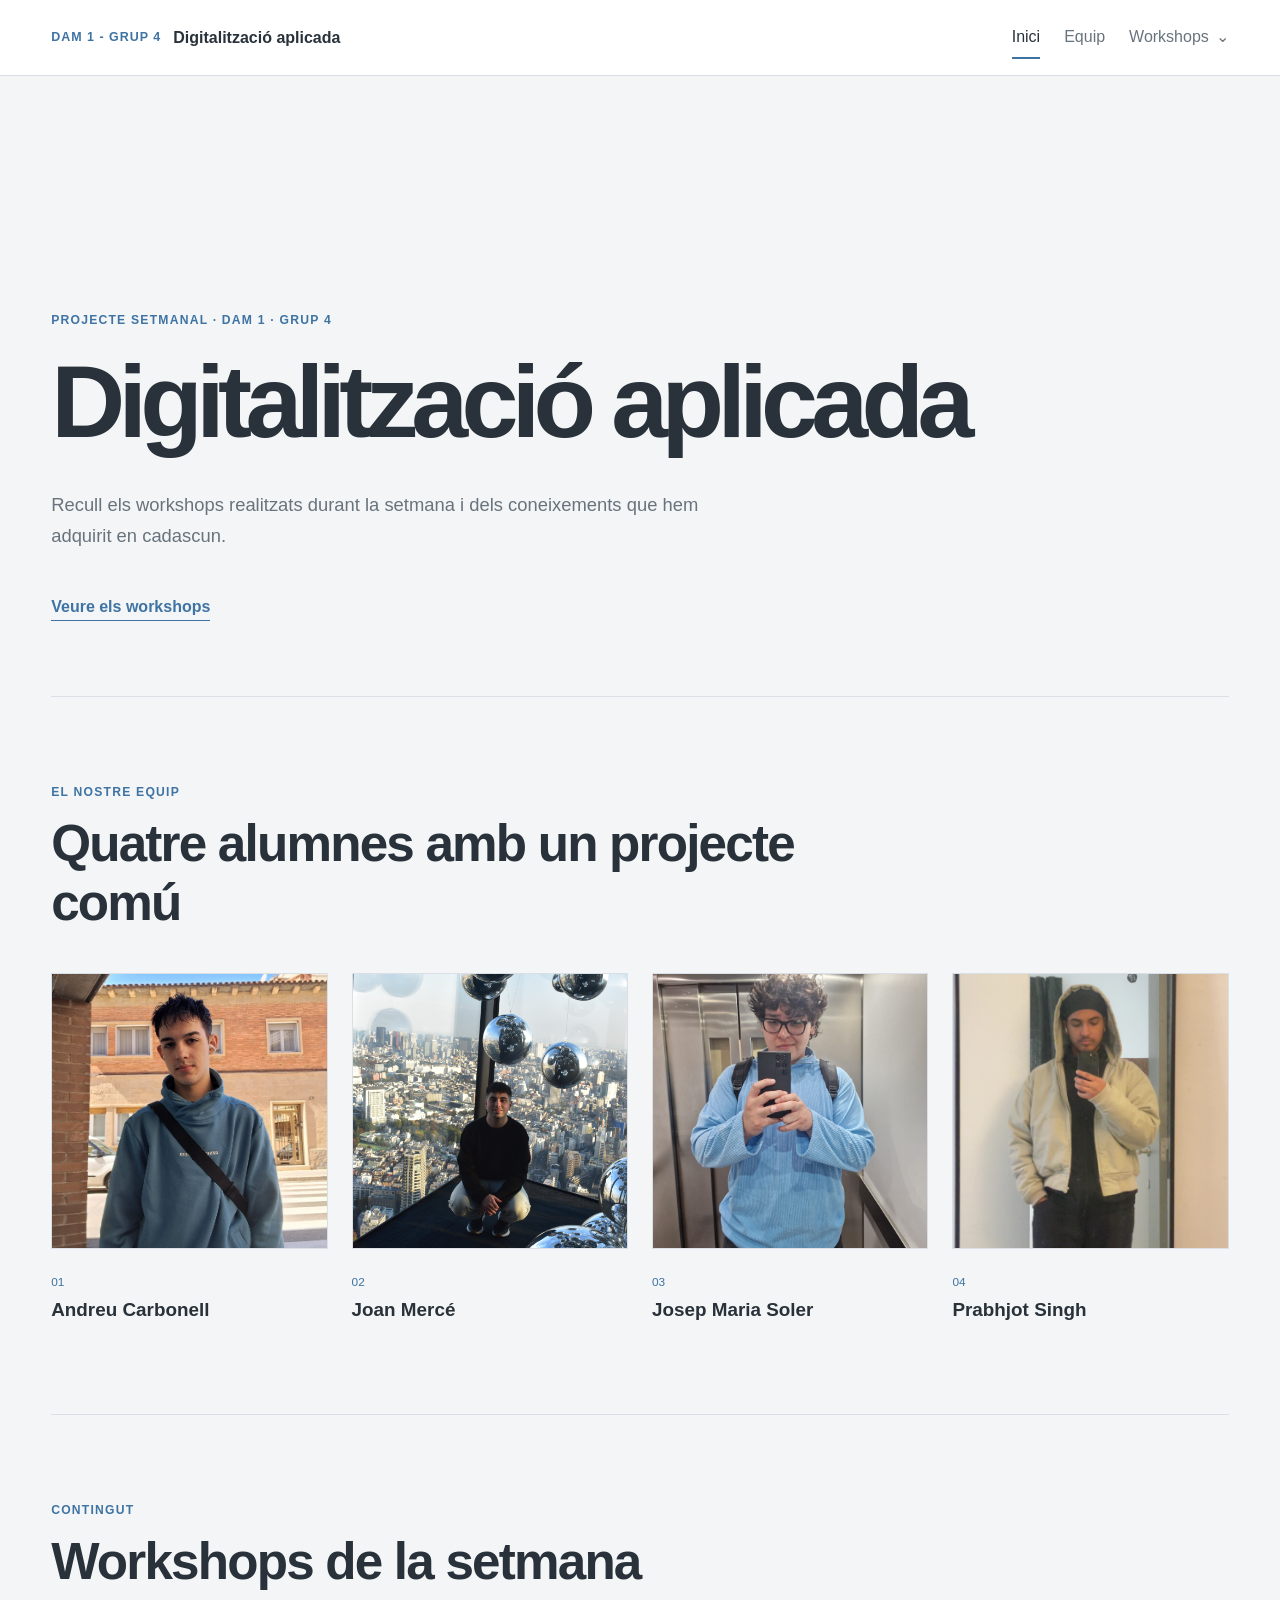
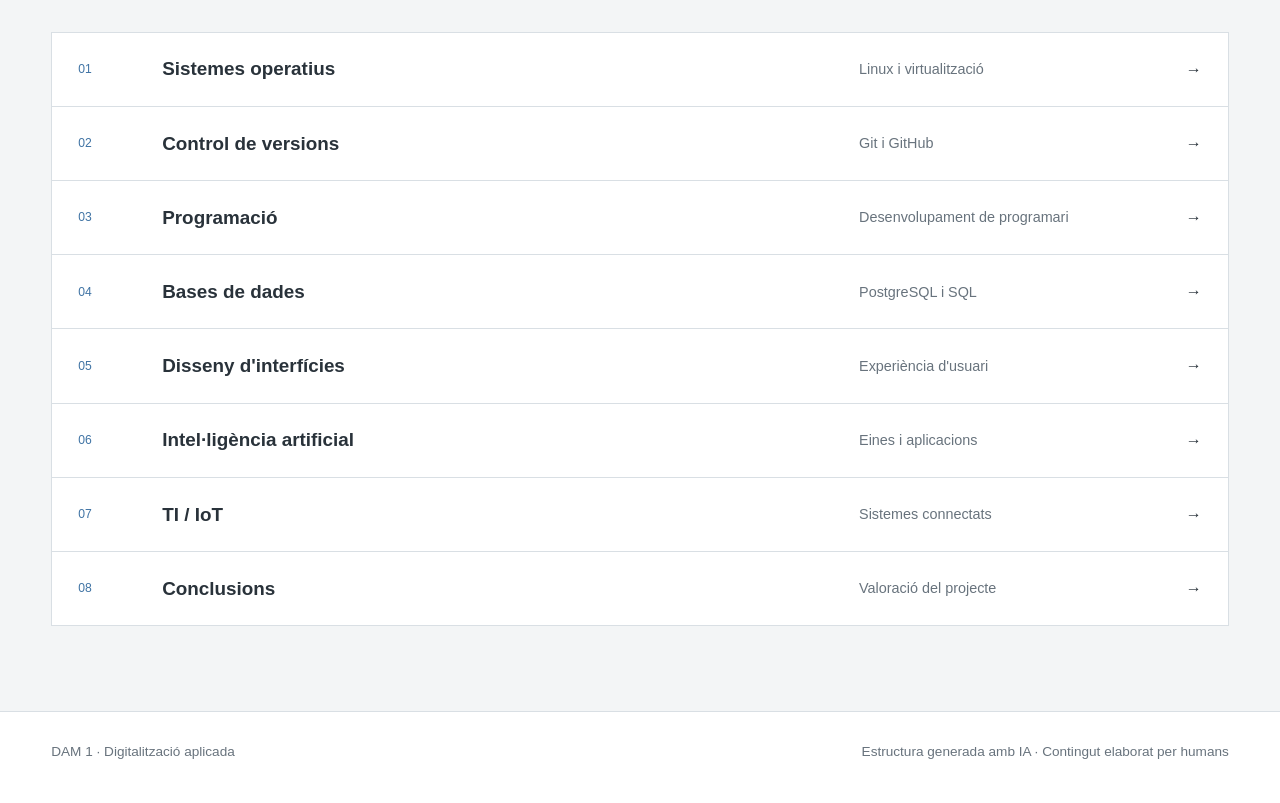
<file: index.html>
<!doctype html>
<html lang="ca">
<head>
  <meta charset="UTF-8">
  <meta name="viewport" content="width=device-width, initial-scale=1.0">
  <meta name="description" content="Projecte de DAM 1 sobre digitalització aplicada i els workshops realitzats durant la setmana.">
  <title>DAM 1 · Digitalització aplicada</title>

  <link rel="icon" type="image/svg+xml" href="data:image/svg+xml,%3Csvg xmlns='http://www.w3.org/2000/svg' viewBox='0 0 64 64'%3E%3Crect width='64' height='64' rx='8' fill='%23ffffff'/%3E%3Cpath d='M17 19h14c10 0 16 5 16 13S41 45 31 45H17V19Zm10 7v12h4c5 0 8-2 8-6s-3-6-8-6h-4Z' fill='%233f73a4'/%3E%3C/svg%3E">
  <link rel="stylesheet" href="assets/css/base.css">
  <link rel="stylesheet" href="assets/css/navigation.css">
  <link rel="stylesheet" href="assets/css/home.css">
  <link rel="stylesheet" href="assets/css/responsive.css">
  <script src="assets/js/main.js" defer></script>
</head>
<body>
  <!-- Capçalera comuna del web. -->
  <header class="site-header">
    <a class="brand" href="index.html" aria-label="Anar a l'inici">
      <span class="brand-mark">DAM 1 - GRUP 4</span>
      <span>Digitalització aplicada</span>
    </a>

    <button class="menu-button" type="button" aria-expanded="false" aria-controls="main-nav">
      <span></span><span></span><span></span>
      <span class="sr-only">Obrir el menú</span>
    </button>

    <nav class="main-nav" id="main-nav" aria-label="Navegació principal">
      <a class="active" href="index.html">Inici</a>
      <a href="#equip">Equip</a>
      <div class="nav-dropdown">
        <button class="dropdown-toggle" type="button" aria-expanded="false">
          Workshops <span aria-hidden="true">⌄</span>
        </button>
        <div class="dropdown-menu">
          <a href="workshops/sistemes-operatius.html"><span>01</span>Sistemes operatius</a>
          <a href="workshops/control-versions.html"><span>02</span>Control de versions</a>
          <a href="workshops/programacio.html"><span>03</span>Programació</a>
          <a href="workshops/base-dades.html"><span>04</span>Bases de dades</a>
          <a href="workshops/disseny-interficies.html"><span>05</span>Disseny d'interfícies</a>
          <a href="workshops/ia.html"><span>06</span>Intel·ligència artificial</a>
          <a href="workshops/ti-iot.html"><span>07</span>TI / IoT</a>
          <a href="workshops/conclusions.html"><span>08</span>Conclusions</a>
        </div>
      </div>
    </nav>
  </header>

  <main>
    <!-- Portada del projecte. -->
    <section class="hero">
      <div>
        <p class="eyebrow">Projecte setmanal · DAM 1 · GRUP 4</p>
        <h1>Digitalització aplicada</h1>
        <p class="hero-text">
          Recull els workshops realitzats durant la setmana i dels coneixements
          que hem adquirit en cadascun.
        </p>
        <a class="primary-link" href="#workshops">Veure els workshops</a>
      </div>

    </section>

    <!-- Equip: cada espai gris es podrà substituir per una fotografia. -->
    <section class="section" id="equip">
      <div class="section-heading">
        <div>
          <p class="eyebrow">El nostre equip</p>
          <h2>Quatre alumnes amb un projecte comú</h2>
        </div>
      </div>

      <div class="team-list">
        <article class="team-member">
          <div class="member-photo"><img src="assets/img/FotoAndreu.jpg" alt="Andreu Carbonell"></div>
          <span class="team-number">01</span>
          <h3>Andreu Carbonell</h3>
        </article>
        <article class="team-member">
          <div class="member-photo"><img src="assets/img/FotoJoan.JPG" alt="Joan Mercé"></div>
          <span class="team-number">02</span>
          <h3>Joan Mercé</h3>
        </article>
        <article class="team-member">
          <div class="member-photo"><img src="assets/img/FotoJosep.jpg" alt="Josep Maria"></div>
          <span class="team-number">03</span>
          <h3>Josep Maria Soler</h3>
        </article>
        <article class="team-member">
          <div class="member-photo"><img src="assets/img/FotoParb.JPG" alt="Prathjob"></div>
          <span class="team-number">04</span>
          <h3>Prabhjot Singh</h3>
        </article>
      </div>
    </section>

    <!-- Índex dels workshops. -->
    <section class="section" id="workshops">
      <div class="section-heading">
        <div>
          <p class="eyebrow">Contingut</p>
          <h2>Workshops de la setmana</h2>
        </div>
      </div>

      <div class="workshop-list">
        <a href="workshops/sistemes-operatius.html">
          <span class="number">01</span><h3>Sistemes operatius</h3><p>Linux i virtualització</p><span class="arrow">→</span>
        </a>
        <a href="workshops/control-versions.html">
          <span class="number">02</span><h3>Control de versions</h3><p>Git i GitHub</p><span class="arrow">→</span>
        </a>
        <a href="workshops/programacio.html">
          <span class="number">03</span><h3>Programació</h3><p>Desenvolupament de programari</p><span class="arrow">→</span>
        </a>
        <a href="workshops/base-dades.html">
          <span class="number">04</span><h3>Bases de dades</h3><p>PostgreSQL i SQL</p><span class="arrow">→</span>
        </a>
        <a href="workshops/disseny-interficies.html">
          <span class="number">05</span><h3>Disseny d'interfícies</h3><p>Experiència d'usuari</p><span class="arrow">→</span>
        </a>
        <a href="workshops/ia.html">
          <span class="number">06</span><h3>Intel·ligència artificial</h3><p>Eines i aplicacions</p><span class="arrow">→</span>
        </a>
        <a href="workshops/ti-iot.html">
          <span class="number">07</span><h3>TI / IoT</h3><p>Sistemes connectats</p><span class="arrow">→</span>
        </a>
        <a href="workshops/conclusions.html">
          <span class="number">08</span><h3>Conclusions</h3><p>Valoració del projecte</p><span class="arrow">→</span>
        </a>
      </div>
    </section>
  </main>

  <footer class="site-footer">
    <p>DAM 1 · Digitalització aplicada</p>
    <p>Estructura generada amb IA · Contingut elaborat per humans</p>
  </footer>
</body>
</html>
</file>
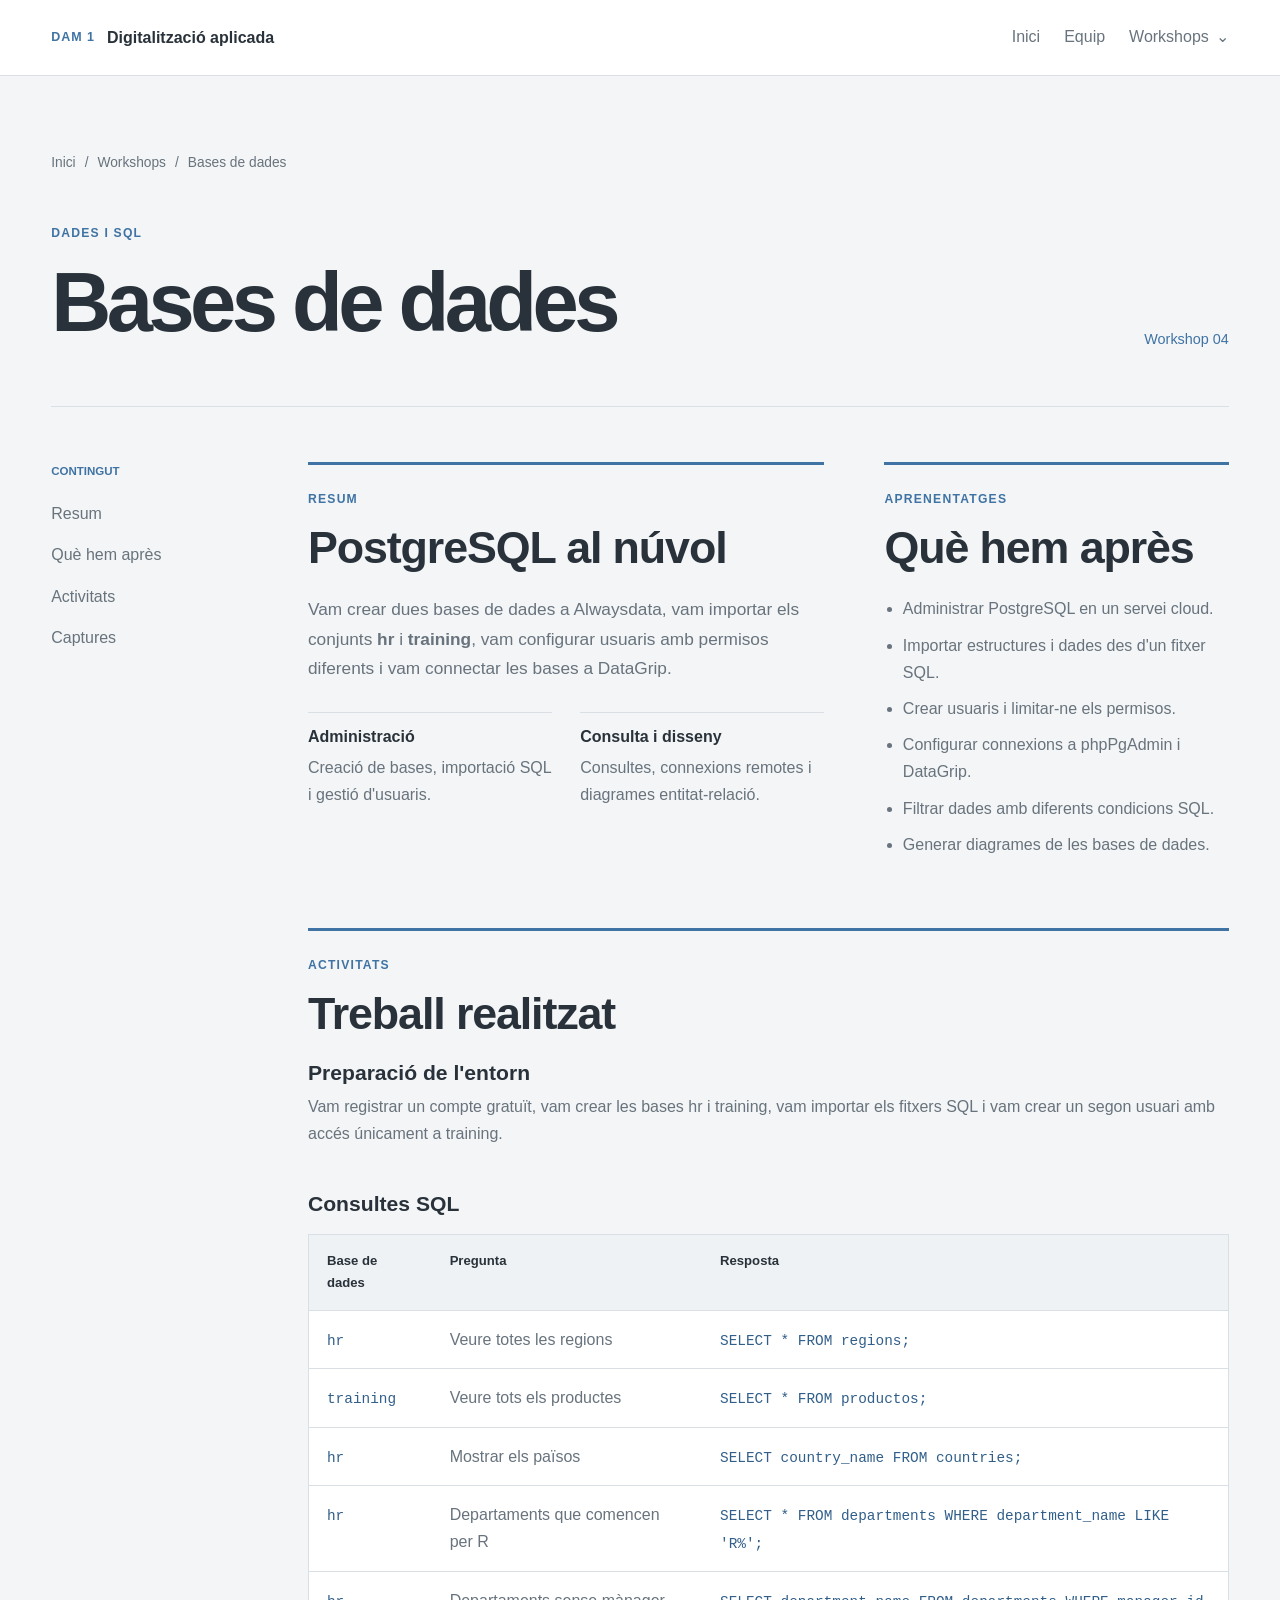
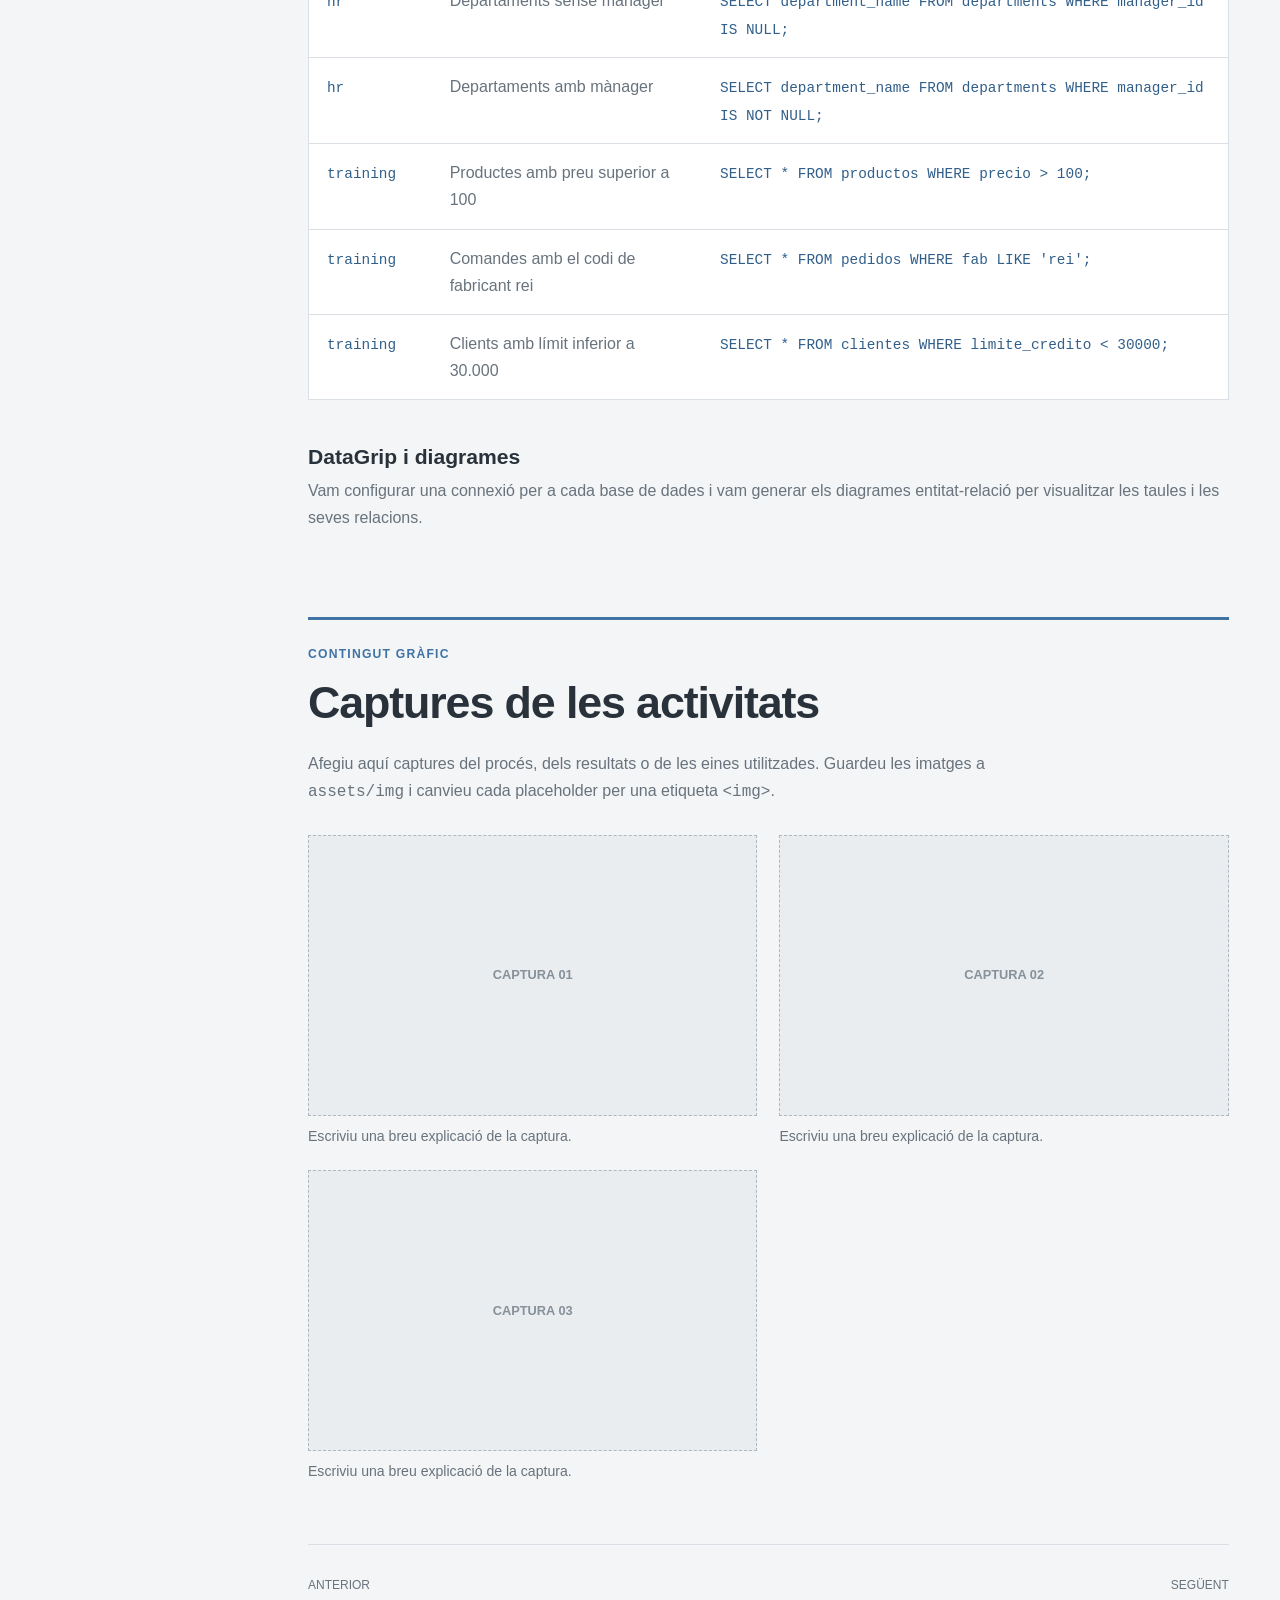
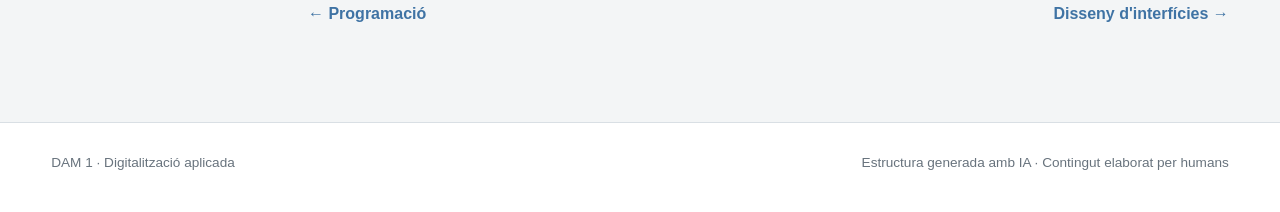
<file: base-dades.html>
<!doctype html>
<html lang="ca">
<head>
  <meta charset="UTF-8">
  <meta name="viewport" content="width=device-width, initial-scale=1.0">
  <meta name="description" content="Workshop de bases de dades amb PostgreSQL, Alwaysdata i DataGrip.">
  <title>Bases de dades · DAM 1</title>

  <link rel="icon" type="image/svg+xml" href="data:image/svg+xml,%3Csvg xmlns='http://www.w3.org/2000/svg' viewBox='0 0 64 64'%3E%3Crect width='64' height='64' rx='8' fill='%23ffffff'/%3E%3Cpath d='M17 19h14c10 0 16 5 16 13S41 45 31 45H17V19Zm10 7v12h4c5 0 8-2 8-6s-3-6-8-6h-4Z' fill='%233f73a4'/%3E%3C/svg%3E">
  <link rel="stylesheet" href="../assets/css/base.css">
  <link rel="stylesheet" href="../assets/css/navigation.css">
  <link rel="stylesheet" href="../assets/css/workshops.css">
  <link rel="stylesheet" href="../assets/css/responsive.css">
  <script src="../assets/js/main.js" defer></script>
</head>
<body>
  <!-- Capçalera compartida per totes les pàgines. -->
  <header class="site-header">
    <a class="brand" href="../index.html" aria-label="Anar a l'inici">
      <span class="brand-mark">DAM 1</span>
      <span>Digitalització aplicada</span>
    </a>

    <button class="menu-button" type="button" aria-expanded="false" aria-controls="main-nav">
      <span></span><span></span><span></span>
      <span class="sr-only">Obrir el menú</span>
    </button>

    <nav class="main-nav" id="main-nav" aria-label="Navegació principal">
      <a href="../index.html">Inici</a>
      <a href="../index.html#equip">Equip</a>
      <div class="nav-dropdown">
        <button class="dropdown-toggle" type="button" aria-expanded="false">
          Workshops <span aria-hidden="true">⌄</span>
        </button>
        <div class="dropdown-menu">
          <a href="sistemes-operatius.html"><span>01</span>Sistemes operatius</a>
          <a href="control-versions.html"><span>02</span>Control de versions</a>
          <a href="programacio.html"><span>03</span>Programació</a>
          <a class="active" href="base-dades.html"><span>04</span>Bases de dades</a>
          <a href="disseny-interficies.html"><span>05</span>Disseny d'interfícies</a>
          <a href="ia.html"><span>06</span>Intel·ligència artificial</a>
          <a href="ti-iot.html"><span>07</span>TI / IoT</a>
          <a href="conclusions.html"><span>08</span>Conclusions</a>
        </div>
      </div>
    </nav>
  </header>

  <main>
    <section class="workshop-hero">
      <div class="breadcrumbs">
        <a href="../index.html">Inici</a><span>/</span>
        <a href="../index.html#workshops">Workshops</a><span>/</span>
        <span>Bases de dades</span>
      </div>

      <div class="workshop-title">
        <div>
          <p class="eyebrow">Dades i SQL</p>
          <h1>Bases de dades</h1>
        </div>
        <span class="workshop-index">Workshop 04</span>
      </div>
    </section>

    <div class="workshop-layout">
      <aside class="side-index">
        <p>Contingut</p>
        <a href="#resum">Resum</a>
        <a href="#aprenentatges">Què hem après</a>
        <a href="#activitats">Activitats</a>
        <a href="#captures">Captures</a>
      </aside>

      <!-- Resum i aprenentatges apareixen junts; activitats ocupa tota l'amplada. -->
      <article class="workshop-content">
        <section class="content-section" id="resum">
          <p class="section-label">Resum</p>
          <h2>PostgreSQL al núvol</h2>
          <p class="lead">
            Vam crear dues bases de dades a Alwaysdata, vam importar els conjunts
            <strong>hr</strong> i <strong>training</strong>, vam configurar usuaris
            amb permisos diferents i vam connectar les bases a DataGrip.
          </p>

          <div class="summary-columns">
            <div>
              <h3>Administració</h3>
              <p>Creació de bases, importació SQL i gestió d'usuaris.</p>
            </div>
            <div>
              <h3>Consulta i disseny</h3>
              <p>Consultes, connexions remotes i diagrames entitat-relació.</p>
            </div>
          </div>
        </section>

        <section class="content-section" id="aprenentatges">
          <p class="section-label">Aprenentatges</p>
          <h2>Què hem après</h2>
          <ul class="content-list">
            <li>Administrar PostgreSQL en un servei cloud.</li>
            <li>Importar estructures i dades des d'un fitxer SQL.</li>
            <li>Crear usuaris i limitar-ne els permisos.</li>
            <li>Configurar connexions a phpPgAdmin i DataGrip.</li>
            <li>Filtrar dades amb diferents condicions SQL.</li>
            <li>Generar diagrames de les bases de dades.</li>
          </ul>
        </section>

        <section class="content-section" id="activitats">
          <p class="section-label">Activitats</p>
          <h2>Treball realitzat</h2>

          <div class="activity-section">
            <h3>Preparació de l'entorn</h3>
            <p>
              Vam registrar un compte gratuït, vam crear les bases hr i training,
              vam importar els fitxers SQL i vam crear un segon usuari amb accés
              únicament a training.
            </p>
          </div>

          <div class="activity-section">
            <h3>Consultes SQL</h3>
            <div class="table-wrap">
              <table class="content-table">
                <thead><tr><th>Base de dades</th><th>Pregunta</th><th>Resposta</th></tr></thead>
                <tbody>
                  <tr><td><code>hr</code></td><td>Veure totes les regions</td><td><code>SELECT * FROM regions;</code></td></tr>
                  <tr><td><code>training</code></td><td>Veure tots els productes</td><td><code>SELECT * FROM productos;</code></td></tr>
                  <tr><td><code>hr</code></td><td>Mostrar els països</td><td><code>SELECT country_name FROM countries;</code></td></tr>
                  <tr><td><code>hr</code></td><td>Departaments que comencen per R</td><td><code>SELECT * FROM departments WHERE department_name LIKE 'R%';</code></td></tr>
                  <tr><td><code>hr</code></td><td>Departaments sense mànager</td><td><code>SELECT department_name FROM departments WHERE manager_id IS NULL;</code></td></tr>
                  <tr><td><code>hr</code></td><td>Departaments amb mànager</td><td><code>SELECT department_name FROM departments WHERE manager_id IS NOT NULL;</code></td></tr>
                  <tr><td><code>training</code></td><td>Productes amb preu superior a 100</td><td><code>SELECT * FROM productos WHERE precio &gt; 100;</code></td></tr>
                  <tr><td><code>training</code></td><td>Comandes amb el codi de fabricant rei</td><td><code>SELECT * FROM pedidos WHERE fab LIKE 'rei';</code></td></tr>
                  <tr><td><code>training</code></td><td>Clients amb límit inferior a 30.000</td><td><code>SELECT * FROM clientes WHERE limite_credito &lt; 30000;</code></td></tr>
                </tbody>
              </table>
            </div>
          </div>

          <div class="activity-section">
            <h3>DataGrip i diagrames</h3>
            <p>
              Vam configurar una connexió per a cada base de dades i vam generar
              els diagrames entitat-relació per visualitzar les taules i les seves relacions.
            </p>
          </div>
        </section>

        <!-- GALERIA: substitueix cada placeholder per una etiqueta <img>. -->
        <section class="content-section" id="captures">
          <p class="section-label">Contingut gràfic</p>
          <h2>Captures de les activitats</h2>
          <p class="capture-intro">
            Afegiu aquí captures del procés, dels resultats o de les eines utilitzades.
            Guardeu les imatges a <code>assets/img</code> i canvieu cada placeholder per
            una etiqueta <code>&lt;img&gt;</code>.
          </p>

          <div class="capture-grid">
            <figure class="capture-item">
              <!-- Substituïu aquest bloc per una imatge ubicada a assets/img/captura-1.png. -->
              <div class="capture-placeholder"><span>Captura 01</span></div>
              <figcaption>Escriviu una breu explicació de la captura.</figcaption>
            </figure>

            <figure class="capture-item">
              <!-- Substituïu aquest bloc per una imatge ubicada a assets/img/captura-2.png. -->
              <div class="capture-placeholder"><span>Captura 02</span></div>
              <figcaption>Escriviu una breu explicació de la captura.</figcaption>
            </figure>

            <figure class="capture-item">
              <!-- Substituïu aquest bloc per una imatge ubicada a assets/img/captura-3.png. -->
              <div class="capture-placeholder"><span>Captura 03</span></div>
              <figcaption>Escriviu una breu explicació de la captura.</figcaption>
            </figure>
          </div>
        </section>

        <nav class="page-navigation" aria-label="Navegació entre workshops">
          <a href="programacio.html"><span>Anterior</span><strong>← Programació</strong></a>
          <a href="disseny-interficies.html"><span>Següent</span><strong>Disseny d'interfícies →</strong></a>
        </nav>
      </article>
    </div>
  </main>

  <footer class="site-footer">
    <p>DAM 1 · Digitalització aplicada</p>
    <p>Estructura generada amb IA · Contingut elaborat per humans</p>
  </footer>
</body>
</html>
</file>
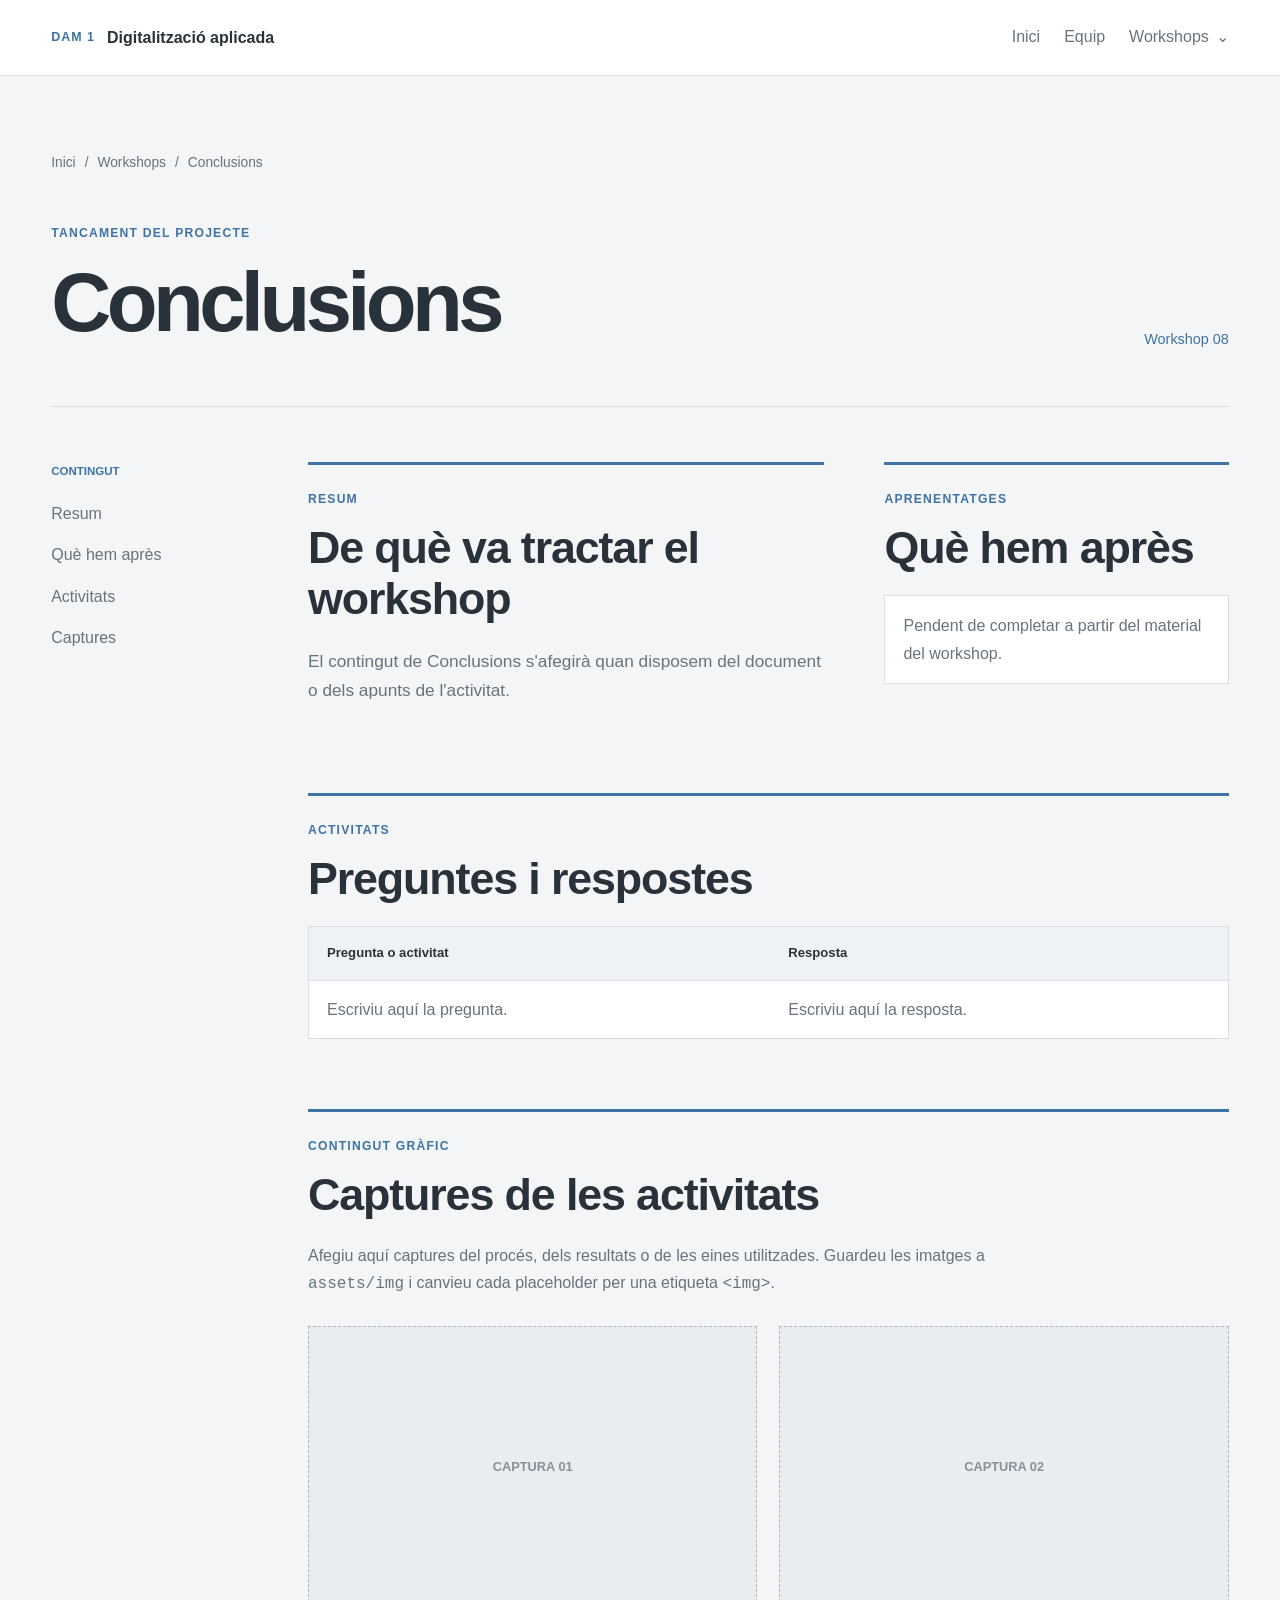
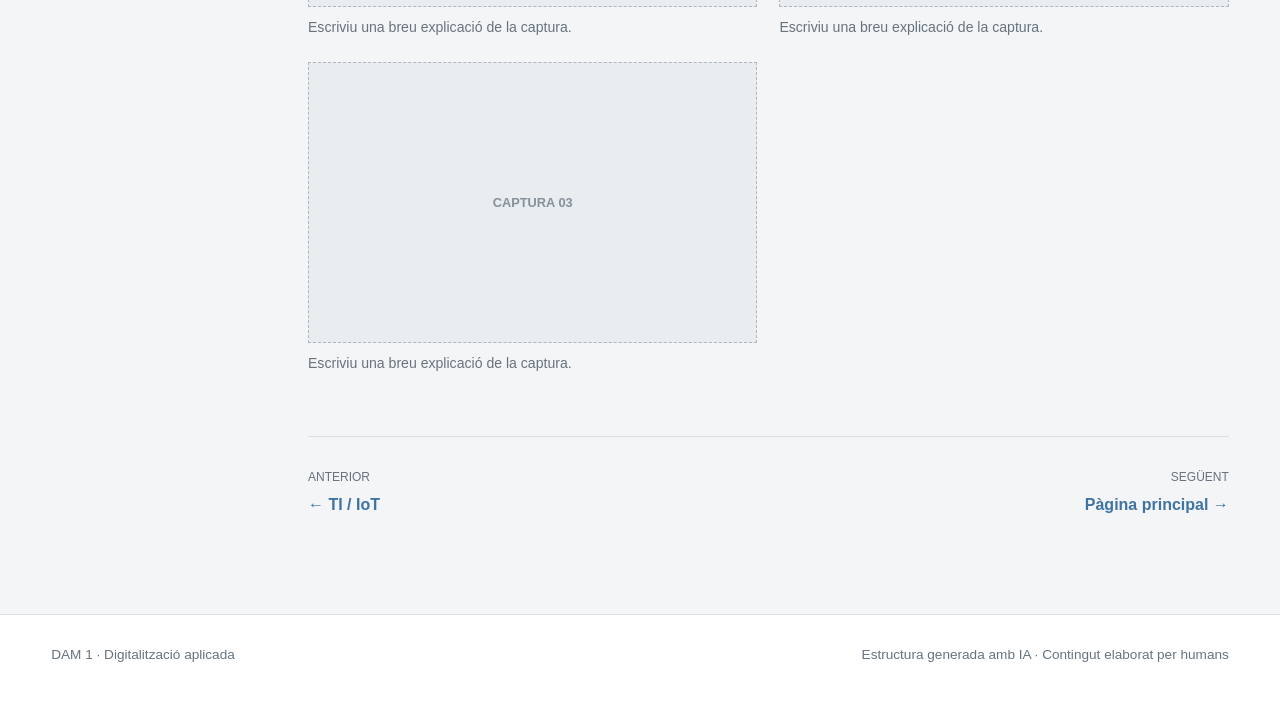
<file: conclusions.html>
<!doctype html>
<html lang="ca">
<head>
  <meta charset="UTF-8">
  <meta name="viewport" content="width=device-width, initial-scale=1.0">
  <meta name="description" content="Conclusions del projecte de digitalització aplicada.">
  <title>Conclusions · DAM 1</title>

  <link rel="icon" type="image/svg+xml" href="data:image/svg+xml,%3Csvg xmlns='http://www.w3.org/2000/svg' viewBox='0 0 64 64'%3E%3Crect width='64' height='64' rx='8' fill='%23ffffff'/%3E%3Cpath d='M17 19h14c10 0 16 5 16 13S41 45 31 45H17V19Zm10 7v12h4c5 0 8-2 8-6s-3-6-8-6h-4Z' fill='%233f73a4'/%3E%3C/svg%3E">
  <link rel="stylesheet" href="../assets/css/base.css">
  <link rel="stylesheet" href="../assets/css/navigation.css">
  <link rel="stylesheet" href="../assets/css/workshops.css">
  <link rel="stylesheet" href="../assets/css/responsive.css">
  <script src="../assets/js/main.js" defer></script>
</head>
<body>
  <!-- Capçalera compartida per totes les pàgines. -->
  <header class="site-header">
    <a class="brand" href="../index.html" aria-label="Anar a l'inici">
      <span class="brand-mark">DAM 1</span>
      <span>Digitalització aplicada</span>
    </a>

    <button class="menu-button" type="button" aria-expanded="false" aria-controls="main-nav">
      <span></span><span></span><span></span>
      <span class="sr-only">Obrir el menú</span>
    </button>

    <nav class="main-nav" id="main-nav" aria-label="Navegació principal">
      <a href="../index.html">Inici</a>
      <a href="../index.html#equip">Equip</a>
      <div class="nav-dropdown">
        <button class="dropdown-toggle" type="button" aria-expanded="false">
          Workshops <span aria-hidden="true">⌄</span>
        </button>
        <div class="dropdown-menu">
          <a href="sistemes-operatius.html"><span>01</span>Sistemes operatius</a>
          <a href="control-versions.html"><span>02</span>Control de versions</a>
          <a href="programacio.html"><span>03</span>Programació</a>
          <a href="base-dades.html"><span>04</span>Bases de dades</a>
          <a href="disseny-interficies.html"><span>05</span>Disseny d'interfícies</a>
          <a href="ia.html"><span>06</span>Intel·ligència artificial</a>
          <a href="ti-iot.html"><span>07</span>TI / IoT</a>
          <a class="active" href="conclusions.html"><span>08</span>Conclusions</a>
        </div>
      </div>
    </nav>
  </header>

  <main>
    <section class="workshop-hero">
      <div class="breadcrumbs">
        <a href="../index.html">Inici</a><span>/</span>
        <a href="../index.html#workshops">Workshops</a><span>/</span>
        <span>Conclusions</span>
      </div>

      <div class="workshop-title">
        <div>
          <p class="eyebrow">Tancament del projecte</p>
          <h1>Conclusions</h1>
        </div>
        <span class="workshop-index">Workshop 08</span>
      </div>
    </section>

    <div class="workshop-layout">
      <aside class="side-index">
        <p>Contingut</p>
        <a href="#resum">Resum</a>
        <a href="#aprenentatges">Què hem après</a>
        <a href="#activitats">Activitats</a>
        <a href="#captures">Captures</a>
      </aside>

      <!-- Resum i aprenentatges apareixen junts; activitats ocupa tota l'amplada. -->
      <article class="workshop-content">
        <section class="content-section" id="resum">
          <p class="section-label">Resum</p>
          <h2>De què va tractar el workshop</h2>
          <p class="lead">El contingut de Conclusions s'afegirà quan disposem del document o dels apunts de l'activitat.</p>
        </section>

        <section class="content-section" id="aprenentatges">
          <p class="section-label">Aprenentatges</p>
          <h2>Què hem après</h2>
          <p class="pending-note">Pendent de completar a partir del material del workshop.</p>
        </section>

        <section class="content-section" id="activitats">
          <p class="section-label">Activitats</p>
          <h2>Preguntes i respostes</h2>
          <div class="table-wrap">
            <table class="content-table">
              <thead><tr><th>Pregunta o activitat</th><th>Resposta</th></tr></thead>
              <tbody>
                <!-- Per afegir una pregunta només cal duplicar aquesta fila. -->
                <tr><td>Escriviu aquí la pregunta.</td><td>Escriviu aquí la resposta.</td></tr>
              </tbody>
            </table>
          </div>
        </section>

        <!-- GALERIA: substitueix cada placeholder per una etiqueta <img>. -->
        <section class="content-section" id="captures">
          <p class="section-label">Contingut gràfic</p>
          <h2>Captures de les activitats</h2>
          <p class="capture-intro">
            Afegiu aquí captures del procés, dels resultats o de les eines utilitzades.
            Guardeu les imatges a <code>assets/img</code> i canvieu cada placeholder per
            una etiqueta <code>&lt;img&gt;</code>.
          </p>

          <div class="capture-grid">
            <figure class="capture-item">
              <!-- Substituïu aquest bloc per una imatge ubicada a assets/img/captura-1.png. -->
              <div class="capture-placeholder"><span>Captura 01</span></div>
              <figcaption>Escriviu una breu explicació de la captura.</figcaption>
            </figure>

            <figure class="capture-item">
              <!-- Substituïu aquest bloc per una imatge ubicada a assets/img/captura-2.png. -->
              <div class="capture-placeholder"><span>Captura 02</span></div>
              <figcaption>Escriviu una breu explicació de la captura.</figcaption>
            </figure>

            <figure class="capture-item">
              <!-- Substituïu aquest bloc per una imatge ubicada a assets/img/captura-3.png. -->
              <div class="capture-placeholder"><span>Captura 03</span></div>
              <figcaption>Escriviu una breu explicació de la captura.</figcaption>
            </figure>
          </div>
        </section>

        <nav class="page-navigation" aria-label="Navegació entre workshops">
          <a href="ti-iot.html"><span>Anterior</span><strong>← TI / IoT</strong></a>
          <a href="../index.html"><span>Següent</span><strong>Pàgina principal →</strong></a>
        </nav>
      </article>
    </div>
  </main>

  <footer class="site-footer">
    <p>DAM 1 · Digitalització aplicada</p>
    <p>Estructura generada amb IA · Contingut elaborat per humans</p>
  </footer>
</body>
</html>
</file>
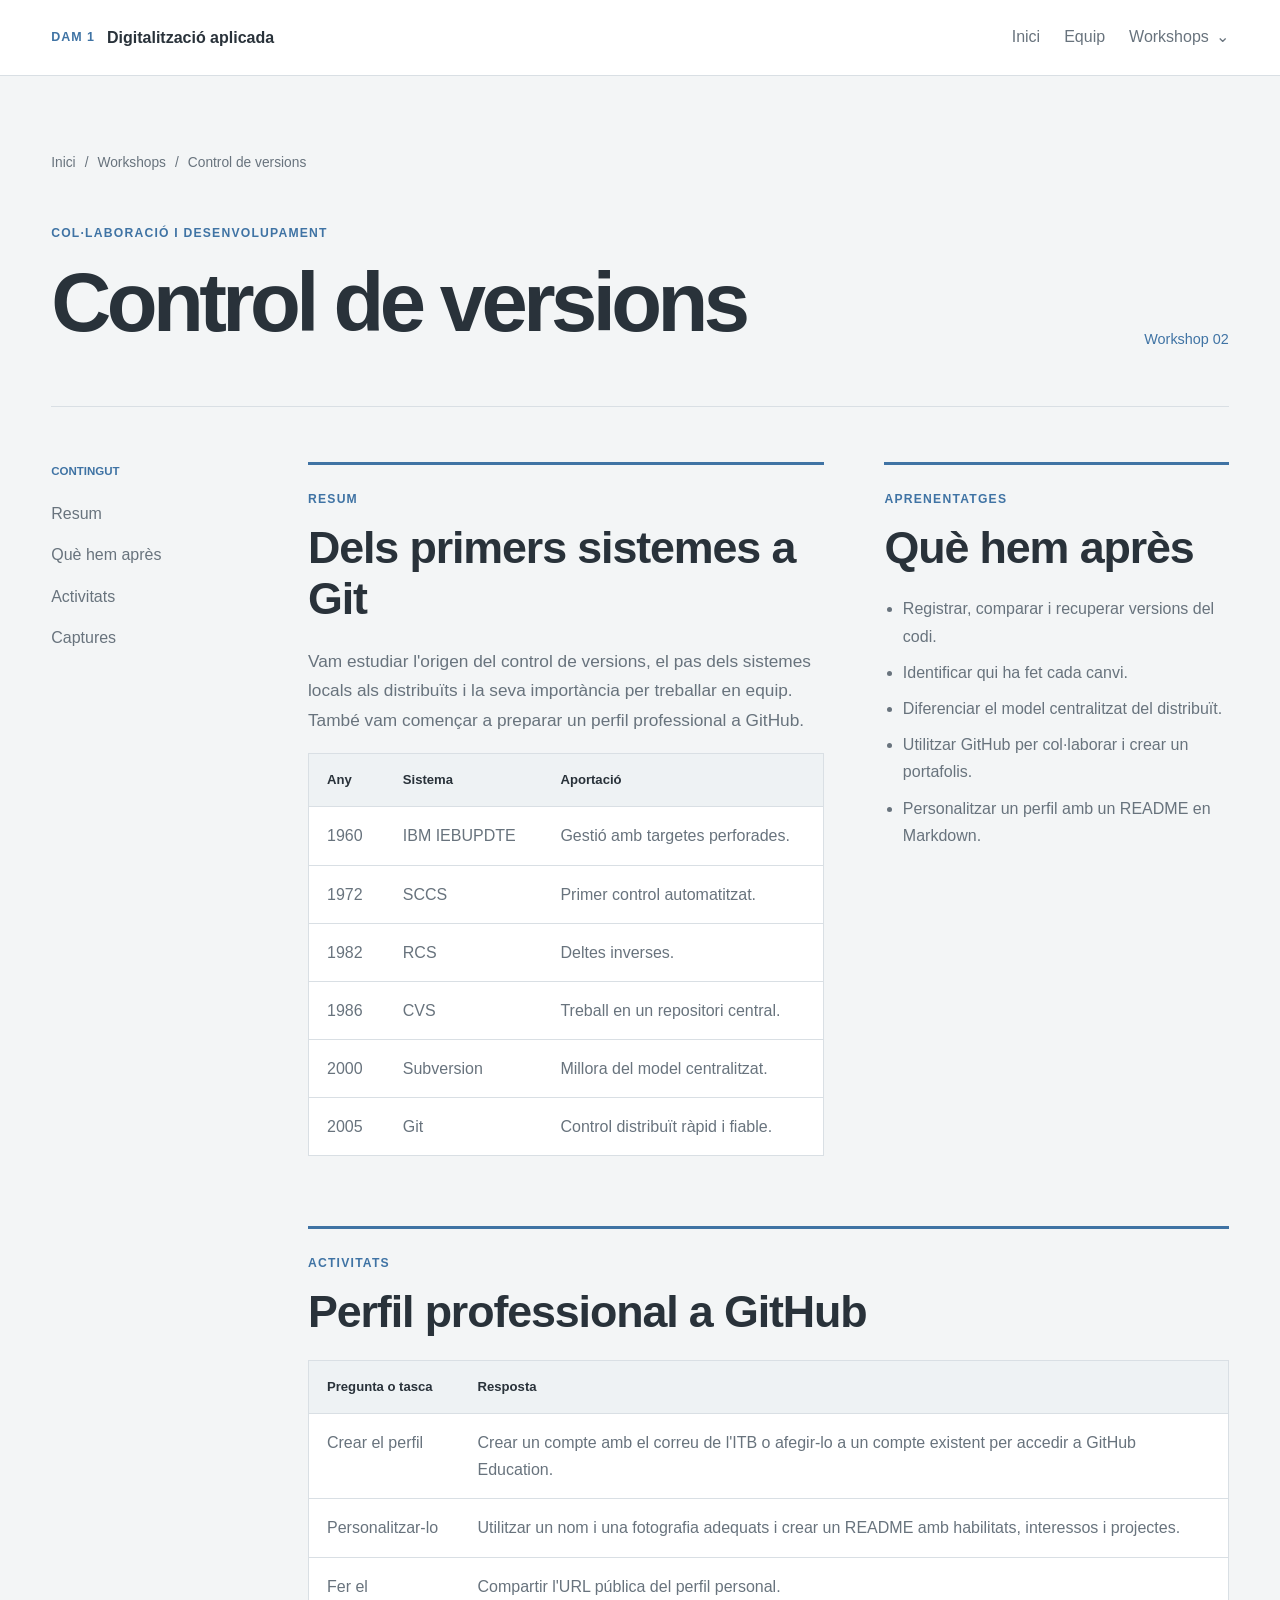
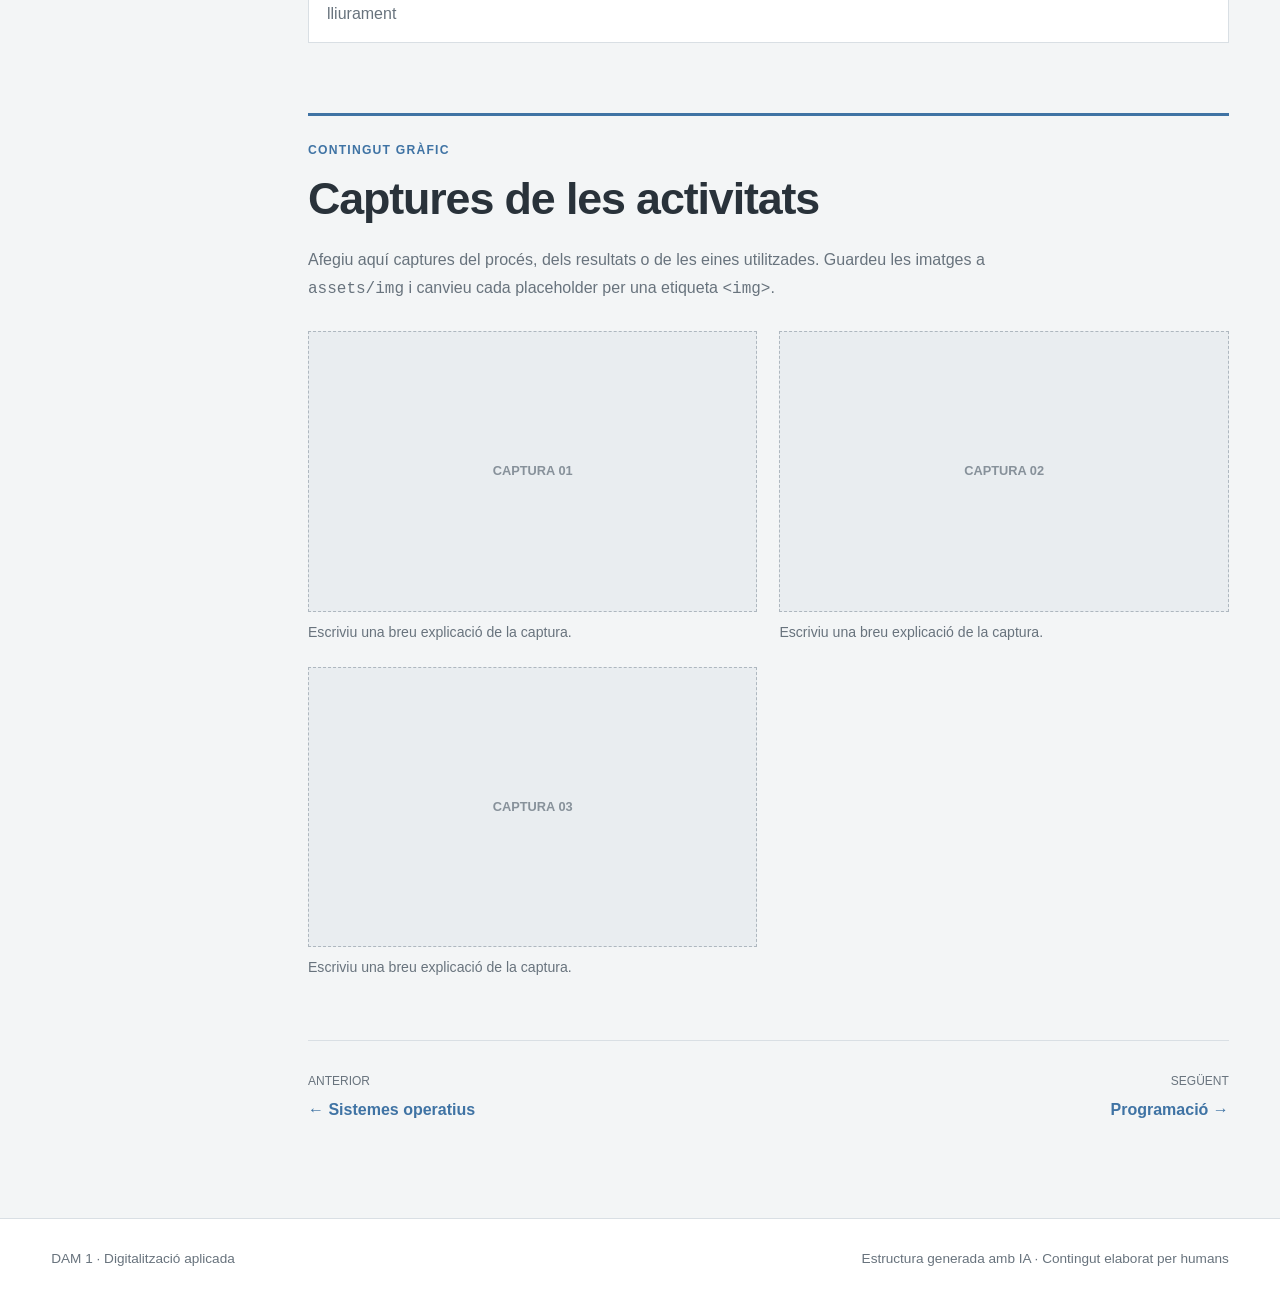
<file: control-versions.html>
<!doctype html>
<html lang="ca">
<head>
  <meta charset="UTF-8">
  <meta name="viewport" content="width=device-width, initial-scale=1.0">
  <meta name="description" content="Workshop sobre l'evolució del control de versions i GitHub.">
  <title>Control de versions · DAM 1</title>

  <link rel="icon" type="image/svg+xml" href="data:image/svg+xml,%3Csvg xmlns='http://www.w3.org/2000/svg' viewBox='0 0 64 64'%3E%3Crect width='64' height='64' rx='8' fill='%23ffffff'/%3E%3Cpath d='M17 19h14c10 0 16 5 16 13S41 45 31 45H17V19Zm10 7v12h4c5 0 8-2 8-6s-3-6-8-6h-4Z' fill='%233f73a4'/%3E%3C/svg%3E">
  <link rel="stylesheet" href="../assets/css/base.css">
  <link rel="stylesheet" href="../assets/css/navigation.css">
  <link rel="stylesheet" href="../assets/css/workshops.css">
  <link rel="stylesheet" href="../assets/css/responsive.css">
  <script src="../assets/js/main.js" defer></script>
</head>
<body>
  <!-- Capçalera compartida per totes les pàgines. -->
  <header class="site-header">
    <a class="brand" href="../index.html" aria-label="Anar a l'inici">
      <span class="brand-mark">DAM 1</span>
      <span>Digitalització aplicada</span>
    </a>

    <button class="menu-button" type="button" aria-expanded="false" aria-controls="main-nav">
      <span></span><span></span><span></span>
      <span class="sr-only">Obrir el menú</span>
    </button>

    <nav class="main-nav" id="main-nav" aria-label="Navegació principal">
      <a href="../index.html">Inici</a>
      <a href="../index.html#equip">Equip</a>
      <div class="nav-dropdown">
        <button class="dropdown-toggle" type="button" aria-expanded="false">
          Workshops <span aria-hidden="true">⌄</span>
        </button>
        <div class="dropdown-menu">
          <a href="sistemes-operatius.html"><span>01</span>Sistemes operatius</a>
          <a class="active" href="control-versions.html"><span>02</span>Control de versions</a>
          <a href="programacio.html"><span>03</span>Programació</a>
          <a href="base-dades.html"><span>04</span>Bases de dades</a>
          <a href="disseny-interficies.html"><span>05</span>Disseny d'interfícies</a>
          <a href="ia.html"><span>06</span>Intel·ligència artificial</a>
          <a href="ti-iot.html"><span>07</span>TI / IoT</a>
          <a href="conclusions.html"><span>08</span>Conclusions</a>
        </div>
      </div>
    </nav>
  </header>

  <main>
    <section class="workshop-hero">
      <div class="breadcrumbs">
        <a href="../index.html">Inici</a><span>/</span>
        <a href="../index.html#workshops">Workshops</a><span>/</span>
        <span>Control de versions</span>
      </div>

      <div class="workshop-title">
        <div>
          <p class="eyebrow">Col·laboració i desenvolupament</p>
          <h1>Control de versions</h1>
        </div>
        <span class="workshop-index">Workshop 02</span>
      </div>
    </section>

    <div class="workshop-layout">
      <aside class="side-index">
        <p>Contingut</p>
        <a href="#resum">Resum</a>
        <a href="#aprenentatges">Què hem après</a>
        <a href="#activitats">Activitats</a>
        <a href="#captures">Captures</a>
      </aside>

      <!-- Resum i aprenentatges apareixen junts; activitats ocupa tota l'amplada. -->
      <article class="workshop-content">
        <section class="content-section" id="resum">
          <p class="section-label">Resum</p>
          <h2>Dels primers sistemes a Git</h2>
          <p class="lead">
            Vam estudiar l'origen del control de versions, el pas dels sistemes locals
            als distribuïts i la seva importància per treballar en equip. També vam
            començar a preparar un perfil professional a GitHub.
          </p>

          <div class="table-wrap">
            <table class="content-table">
              <thead><tr><th>Any</th><th>Sistema</th><th>Aportació</th></tr></thead>
              <tbody>
                <tr><td>1960</td><td>IBM IEBUPDTE</td><td>Gestió amb targetes perforades.</td></tr>
                <tr><td>1972</td><td>SCCS</td><td>Primer control automatitzat.</td></tr>
                <tr><td>1982</td><td>RCS</td><td>Deltes inverses.</td></tr>
                <tr><td>1986</td><td>CVS</td><td>Treball en un repositori central.</td></tr>
                <tr><td>2000</td><td>Subversion</td><td>Millora del model centralitzat.</td></tr>
                <tr><td>2005</td><td>Git</td><td>Control distribuït ràpid i fiable.</td></tr>
              </tbody>
            </table>
          </div>
        </section>

        <section class="content-section" id="aprenentatges">
          <p class="section-label">Aprenentatges</p>
          <h2>Què hem après</h2>
          <ul class="content-list">
            <li>Registrar, comparar i recuperar versions del codi.</li>
            <li>Identificar qui ha fet cada canvi.</li>
            <li>Diferenciar el model centralitzat del distribuït.</li>
            <li>Utilitzar GitHub per col·laborar i crear un portafolis.</li>
            <li>Personalitzar un perfil amb un README en Markdown.</li>
          </ul>
        </section>

        <section class="content-section" id="activitats">
          <p class="section-label">Activitats</p>
          <h2>Perfil professional a GitHub</h2>

          <div class="table-wrap">
            <table class="content-table">
              <thead><tr><th>Pregunta o tasca</th><th>Resposta</th></tr></thead>
              <tbody>
                <tr><td>Crear el perfil</td><td>Crear un compte amb el correu de l'ITB o afegir-lo a un compte existent per accedir a GitHub Education.</td></tr>
                <tr><td>Personalitzar-lo</td><td>Utilitzar un nom i una fotografia adequats i crear un README amb habilitats, interessos i projectes.</td></tr>
                <tr><td>Fer el lliurament</td><td>Compartir l'URL pública del perfil personal.</td></tr>
              </tbody>
            </table>
          </div>

        </section>

        <!-- GALERIA: substitueix cada placeholder per una etiqueta <img>. -->
        <section class="content-section" id="captures">
          <p class="section-label">Contingut gràfic</p>
          <h2>Captures de les activitats</h2>
          <p class="capture-intro">
            Afegiu aquí captures del procés, dels resultats o de les eines utilitzades.
            Guardeu les imatges a <code>assets/img</code> i canvieu cada placeholder per
            una etiqueta <code>&lt;img&gt;</code>.
          </p>

          <div class="capture-grid">
            <figure class="capture-item">
              <!-- Substituïu aquest bloc per una imatge ubicada a assets/img/captura-1.png. -->
              <div class="capture-placeholder"><span>Captura 01</span></div>
              <figcaption>Escriviu una breu explicació de la captura.</figcaption>
            </figure>

            <figure class="capture-item">
              <!-- Substituïu aquest bloc per una imatge ubicada a assets/img/captura-2.png. -->
              <div class="capture-placeholder"><span>Captura 02</span></div>
              <figcaption>Escriviu una breu explicació de la captura.</figcaption>
            </figure>

            <figure class="capture-item">
              <!-- Substituïu aquest bloc per una imatge ubicada a assets/img/captura-3.png. -->
              <div class="capture-placeholder"><span>Captura 03</span></div>
              <figcaption>Escriviu una breu explicació de la captura.</figcaption>
            </figure>
          </div>
        </section>

        <nav class="page-navigation" aria-label="Navegació entre workshops">
          <a href="sistemes-operatius.html"><span>Anterior</span><strong>← Sistemes operatius</strong></a>
          <a href="programacio.html"><span>Següent</span><strong>Programació →</strong></a>
        </nav>
      </article>
    </div>
  </main>

  <footer class="site-footer">
    <p>DAM 1 · Digitalització aplicada</p>
    <p>Estructura generada amb IA · Contingut elaborat per humans</p>
  </footer>
</body>
</html>
</file>
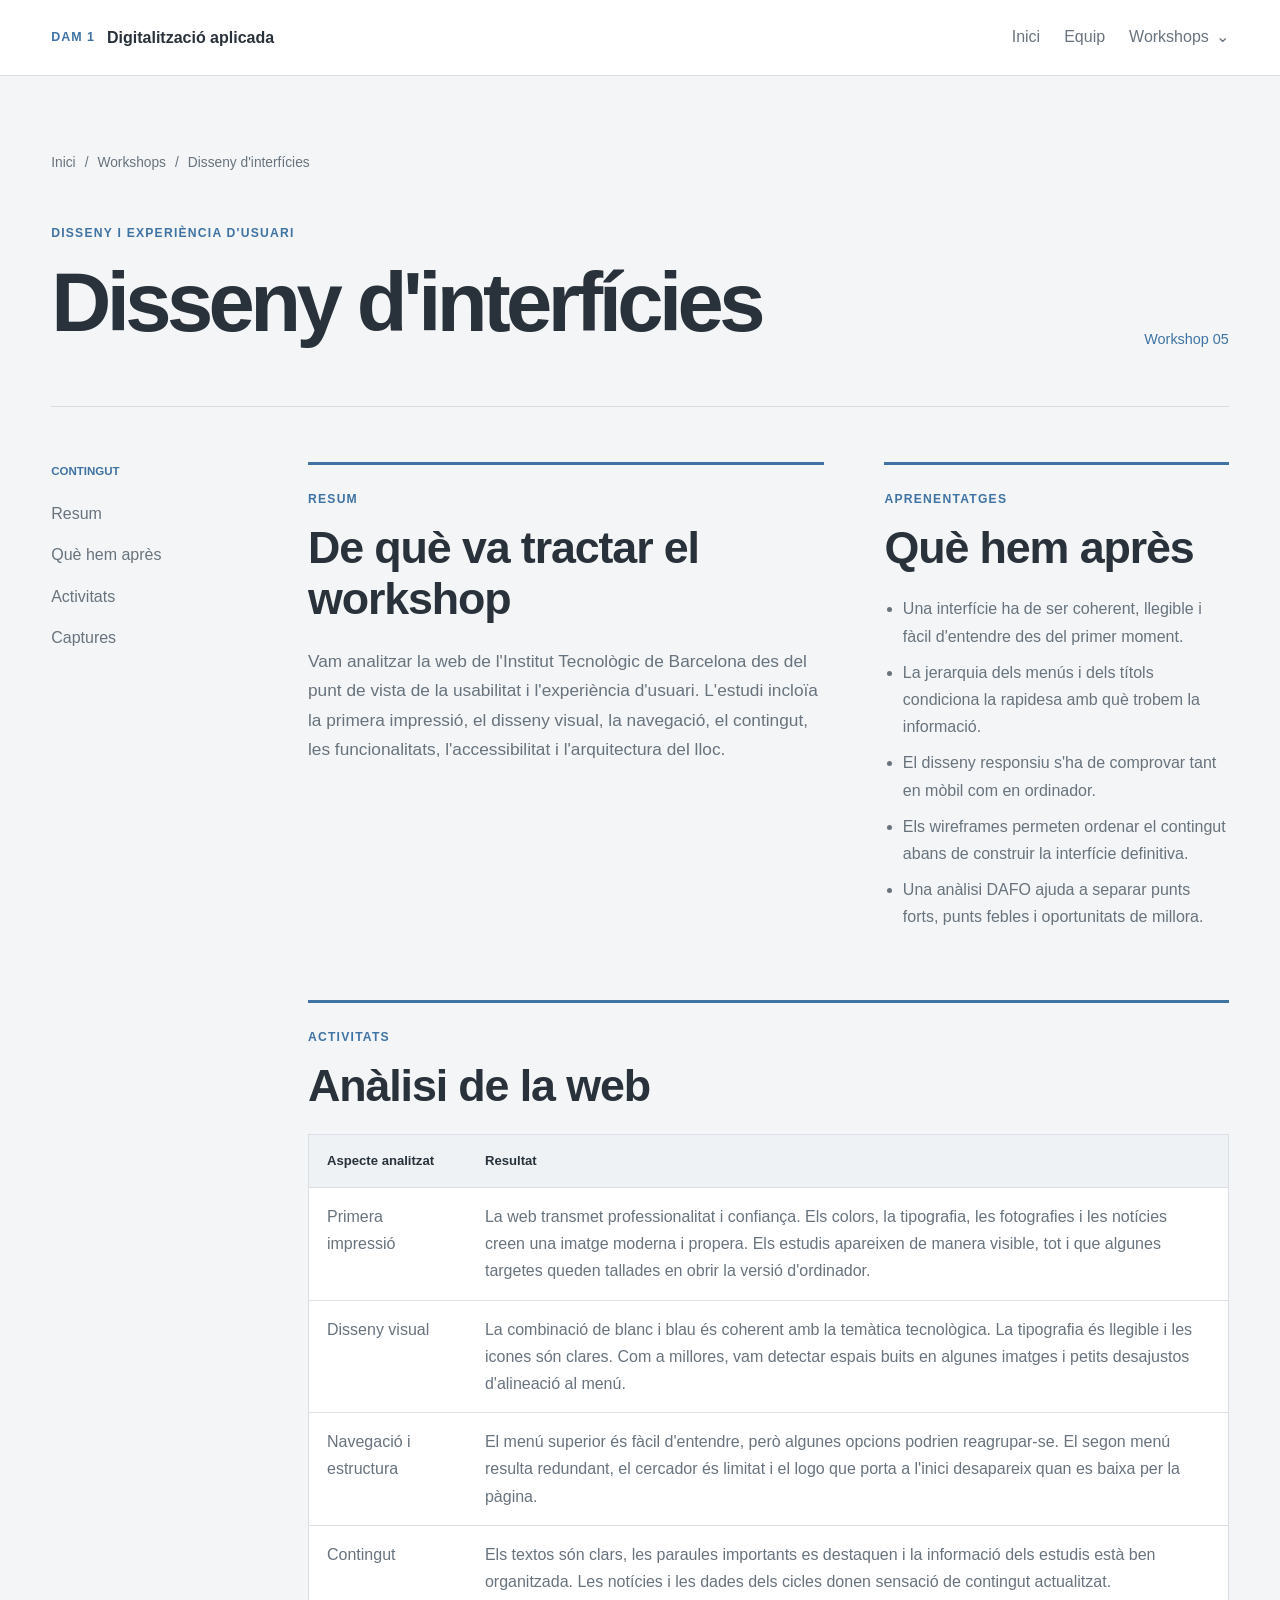
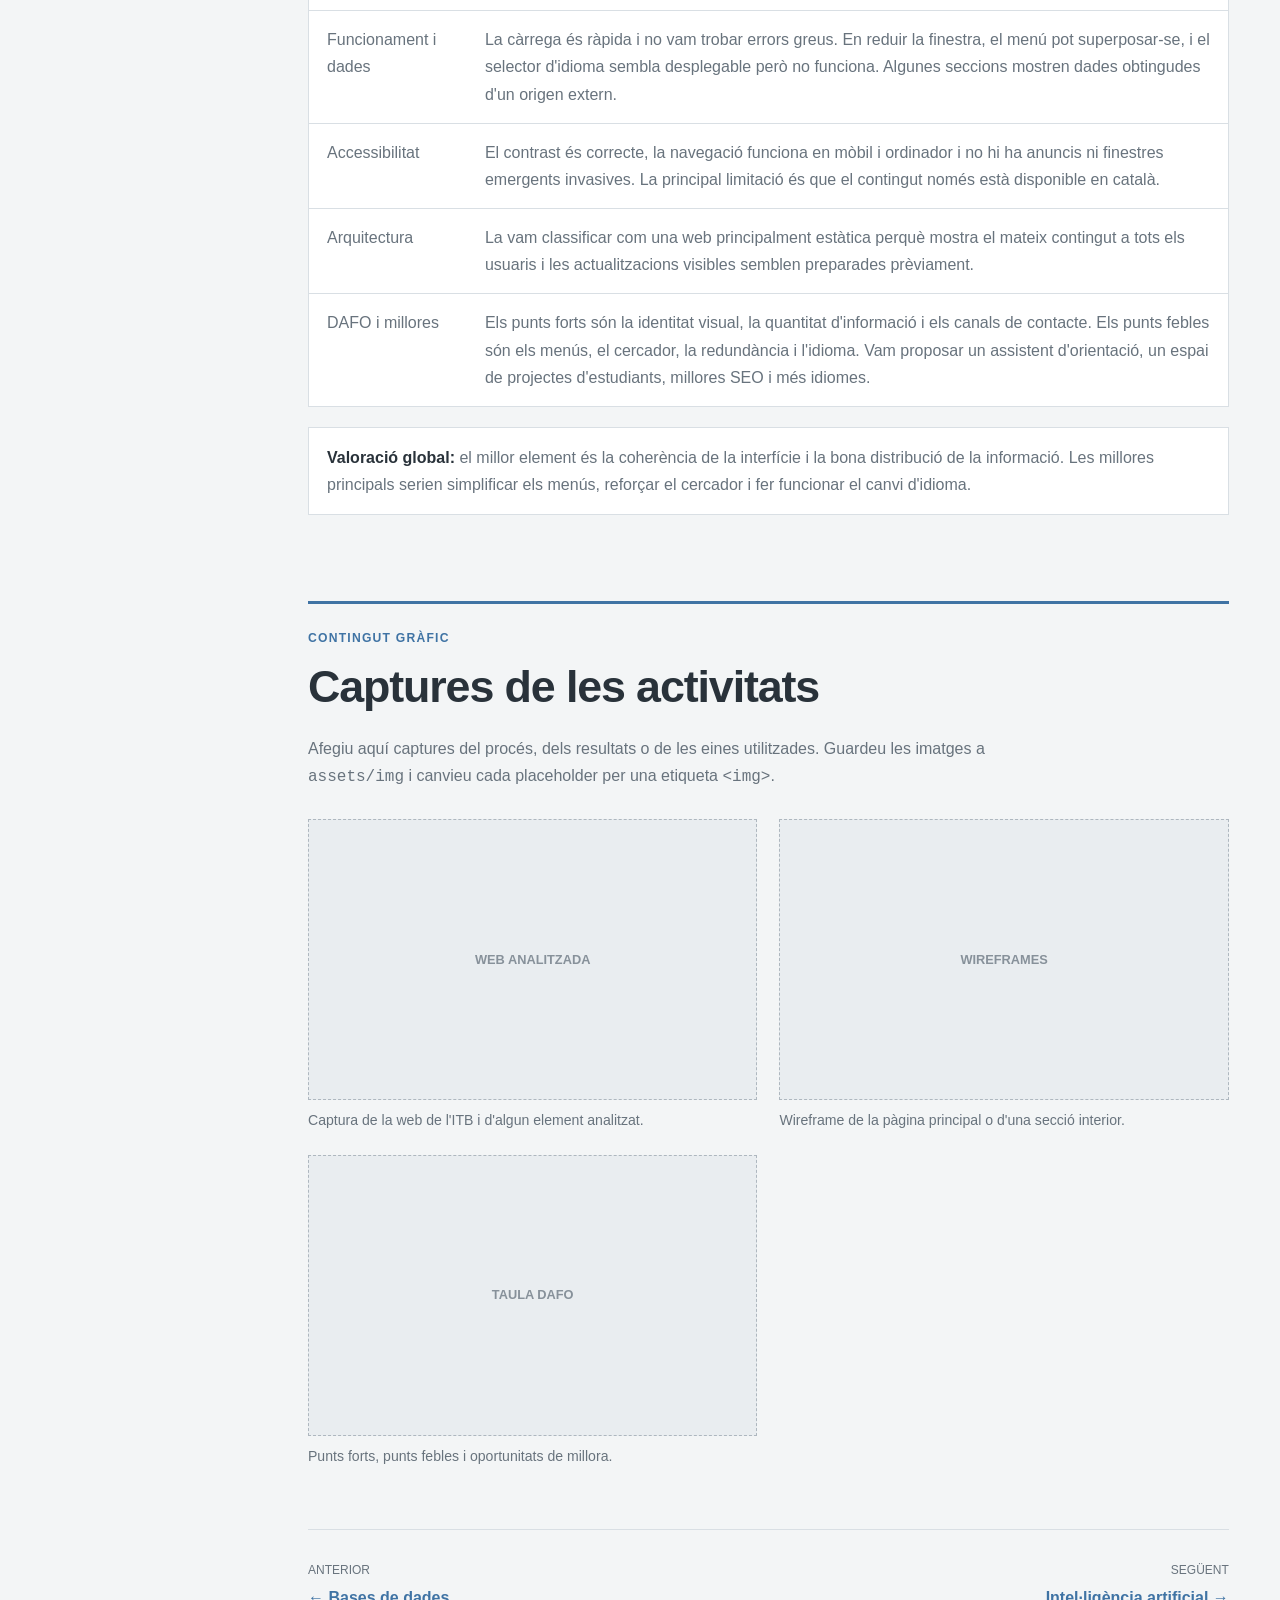
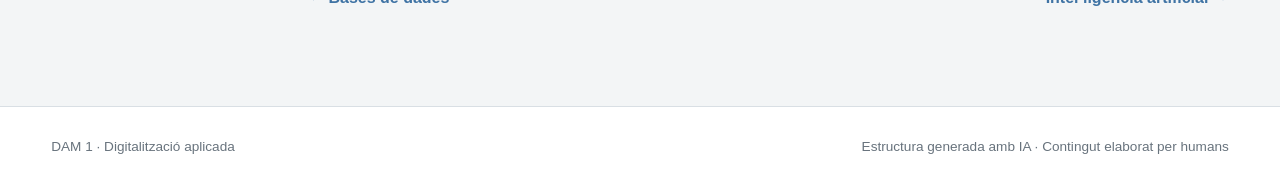
<file: disseny-interficies.html>
<!doctype html>
<html lang="ca">
<head>
  <meta charset="UTF-8">
  <meta name="viewport" content="width=device-width, initial-scale=1.0">
  <meta name="description" content="Workshop de disseny d'interfícies del projecte DAM 1.">
  <title>Disseny d'interfícies · DAM 1</title>

  <link rel="icon" type="image/svg+xml" href="data:image/svg+xml,%3Csvg xmlns='http://www.w3.org/2000/svg' viewBox='0 0 64 64'%3E%3Crect width='64' height='64' rx='8' fill='%23ffffff'/%3E%3Cpath d='M17 19h14c10 0 16 5 16 13S41 45 31 45H17V19Zm10 7v12h4c5 0 8-2 8-6s-3-6-8-6h-4Z' fill='%233f73a4'/%3E%3C/svg%3E">
  <link rel="stylesheet" href="../assets/css/base.css">
  <link rel="stylesheet" href="../assets/css/navigation.css">
  <link rel="stylesheet" href="../assets/css/workshops.css">
  <link rel="stylesheet" href="../assets/css/responsive.css">
  <script src="../assets/js/main.js" defer></script>
</head>
<body>
  <!-- Capçalera compartida per totes les pàgines. -->
  <header class="site-header">
    <a class="brand" href="../index.html" aria-label="Anar a l'inici">
      <span class="brand-mark">DAM 1</span>
      <span>Digitalització aplicada</span>
    </a>

    <button class="menu-button" type="button" aria-expanded="false" aria-controls="main-nav">
      <span></span><span></span><span></span>
      <span class="sr-only">Obrir el menú</span>
    </button>

    <nav class="main-nav" id="main-nav" aria-label="Navegació principal">
      <a href="../index.html">Inici</a>
      <a href="../index.html#equip">Equip</a>
      <div class="nav-dropdown">
        <button class="dropdown-toggle" type="button" aria-expanded="false">
          Workshops <span aria-hidden="true">⌄</span>
        </button>
        <div class="dropdown-menu">
          <a href="sistemes-operatius.html"><span>01</span>Sistemes operatius</a>
          <a href="control-versions.html"><span>02</span>Control de versions</a>
          <a href="programacio.html"><span>03</span>Programació</a>
          <a href="base-dades.html"><span>04</span>Bases de dades</a>
          <a class="active" href="disseny-interficies.html"><span>05</span>Disseny d'interfícies</a>
          <a href="ia.html"><span>06</span>Intel·ligència artificial</a>
          <a href="ti-iot.html"><span>07</span>TI / IoT</a>
          <a href="conclusions.html"><span>08</span>Conclusions</a>
        </div>
      </div>
    </nav>
  </header>

  <main>
    <section class="workshop-hero">
      <div class="breadcrumbs">
        <a href="../index.html">Inici</a><span>/</span>
        <a href="../index.html#workshops">Workshops</a><span>/</span>
        <span>Disseny d'interfícies</span>
      </div>

      <div class="workshop-title">
        <div>
          <p class="eyebrow">Disseny i experiència d'usuari</p>
          <h1>Disseny d'interfícies</h1>
        </div>
        <span class="workshop-index">Workshop 05</span>
      </div>
    </section>

    <div class="workshop-layout">
      <aside class="side-index">
        <p>Contingut</p>
        <a href="#resum">Resum</a>
        <a href="#aprenentatges">Què hem après</a>
        <a href="#activitats">Activitats</a>
        <a href="#captures">Captures</a>
      </aside>

      <!-- Resum i aprenentatges apareixen junts; activitats ocupa tota l'amplada. -->
      <article class="workshop-content">
        <section class="content-section" id="resum">
          <p class="section-label">Resum</p>
          <h2>De què va tractar el workshop</h2>
          <p class="lead">Vam analitzar la web de l'Institut Tecnològic de Barcelona des del punt de vista de la usabilitat i l'experiència d'usuari. L'estudi incloïa la primera impressió, el disseny visual, la navegació, el contingut, les funcionalitats, l'accessibilitat i l'arquitectura del lloc.</p>
        </section>

        <section class="content-section" id="aprenentatges">
          <p class="section-label">Aprenentatges</p>
          <h2>Què hem après</h2>
          <ul class="content-list">
            <li>Una interfície ha de ser coherent, llegible i fàcil d'entendre des del primer moment.</li>
            <li>La jerarquia dels menús i dels títols condiciona la rapidesa amb què trobem la informació.</li>
            <li>El disseny responsiu s'ha de comprovar tant en mòbil com en ordinador.</li>
            <li>Els wireframes permeten ordenar el contingut abans de construir la interfície definitiva.</li>
            <li>Una anàlisi DAFO ajuda a separar punts forts, punts febles i oportunitats de millora.</li>
          </ul>
        </section>

        <section class="content-section" id="activitats">
          <p class="section-label">Activitats</p>
          <h2>Anàlisi de la web</h2>
          <div class="table-wrap">
            <table class="content-table">
              <thead><tr><th>Aspecte analitzat</th><th>Resultat</th></tr></thead>
              <tbody>
                <tr>
                  <td>Primera impressió</td>
                  <td>La web transmet professionalitat i confiança. Els colors, la tipografia, les fotografies i les notícies creen una imatge moderna i propera. Els estudis apareixen de manera visible, tot i que algunes targetes queden tallades en obrir la versió d'ordinador.</td>
                </tr>
                <tr>
                  <td>Disseny visual</td>
                  <td>La combinació de blanc i blau és coherent amb la temàtica tecnològica. La tipografia és llegible i les icones són clares. Com a millores, vam detectar espais buits en algunes imatges i petits desajustos d'alineació al menú.</td>
                </tr>
                <tr>
                  <td>Navegació i estructura</td>
                  <td>El menú superior és fàcil d'entendre, però algunes opcions podrien reagrupar-se. El segon menú resulta redundant, el cercador és limitat i el logo que porta a l'inici desapareix quan es baixa per la pàgina.</td>
                </tr>
                <tr>
                  <td>Contingut</td>
                  <td>Els textos són clars, les paraules importants es destaquen i la informació dels estudis està ben organitzada. Les notícies i les dades dels cicles donen sensació de contingut actualitzat.</td>
                </tr>
                <tr>
                  <td>Funcionament i dades</td>
                  <td>La càrrega és ràpida i no vam trobar errors greus. En reduir la finestra, el menú pot superposar-se, i el selector d'idioma sembla desplegable però no funciona. Algunes seccions mostren dades obtingudes d'un origen extern.</td>
                </tr>
                <tr>
                  <td>Accessibilitat</td>
                  <td>El contrast és correcte, la navegació funciona en mòbil i ordinador i no hi ha anuncis ni finestres emergents invasives. La principal limitació és que el contingut només està disponible en català.</td>
                </tr>
                <tr>
                  <td>Arquitectura</td>
                  <td>La vam classificar com una web principalment estàtica perquè mostra el mateix contingut a tots els usuaris i les actualitzacions visibles semblen preparades prèviament.</td>
                </tr>
                <tr>
                  <td>DAFO i millores</td>
                  <td>Els punts forts són la identitat visual, la quantitat d'informació i els canals de contacte. Els punts febles són els menús, el cercador, la redundància i l'idioma. Vam proposar un assistent d'orientació, un espai de projectes d'estudiants, millores SEO i més idiomes.</td>
                </tr>
              </tbody>
            </table>
          </div>

          <p class="pending-note"><strong>Valoració global:</strong> el millor element és la coherència de la interfície i la bona distribució de la informació. Les millores principals serien simplificar els menús, reforçar el cercador i fer funcionar el canvi d'idioma.</p>
        </section>

        <!-- GALERIA: substitueix cada placeholder per una etiqueta <img>. -->
        <section class="content-section" id="captures">
          <p class="section-label">Contingut gràfic</p>
          <h2>Captures de les activitats</h2>
          <p class="capture-intro">
            Afegiu aquí captures del procés, dels resultats o de les eines utilitzades.
            Guardeu les imatges a <code>assets/img</code> i canvieu cada placeholder per
            una etiqueta <code>&lt;img&gt;</code>.
          </p>

          <div class="capture-grid">
            <figure class="capture-item">
              <!-- Substituïu aquest bloc per una imatge ubicada a assets/img/captura-1.png. -->
              <div class="capture-placeholder"><span>Web analitzada</span></div>
              <figcaption>Captura de la web de l'ITB i d'algun element analitzat.</figcaption>
            </figure>

            <figure class="capture-item">
              <!-- Substituïu aquest bloc per una imatge ubicada a assets/img/captura-2.png. -->
              <div class="capture-placeholder"><span>Wireframes</span></div>
              <figcaption>Wireframe de la pàgina principal o d'una secció interior.</figcaption>
            </figure>

            <figure class="capture-item">
              <!-- Substituïu aquest bloc per una imatge ubicada a assets/img/captura-3.png. -->
              <div class="capture-placeholder"><span>Taula DAFO</span></div>
              <figcaption>Punts forts, punts febles i oportunitats de millora.</figcaption>
            </figure>
          </div>
        </section>

        <nav class="page-navigation" aria-label="Navegació entre workshops">
          <a href="base-dades.html"><span>Anterior</span><strong>← Bases de dades</strong></a>
          <a href="ia.html"><span>Següent</span><strong>Intel·ligència artificial →</strong></a>
        </nav>
      </article>
    </div>
  </main>

  <footer class="site-footer">
    <p>DAM 1 · Digitalització aplicada</p>
    <p>Estructura generada amb IA · Contingut elaborat per humans</p>
  </footer>
</body>
</html>
</file>
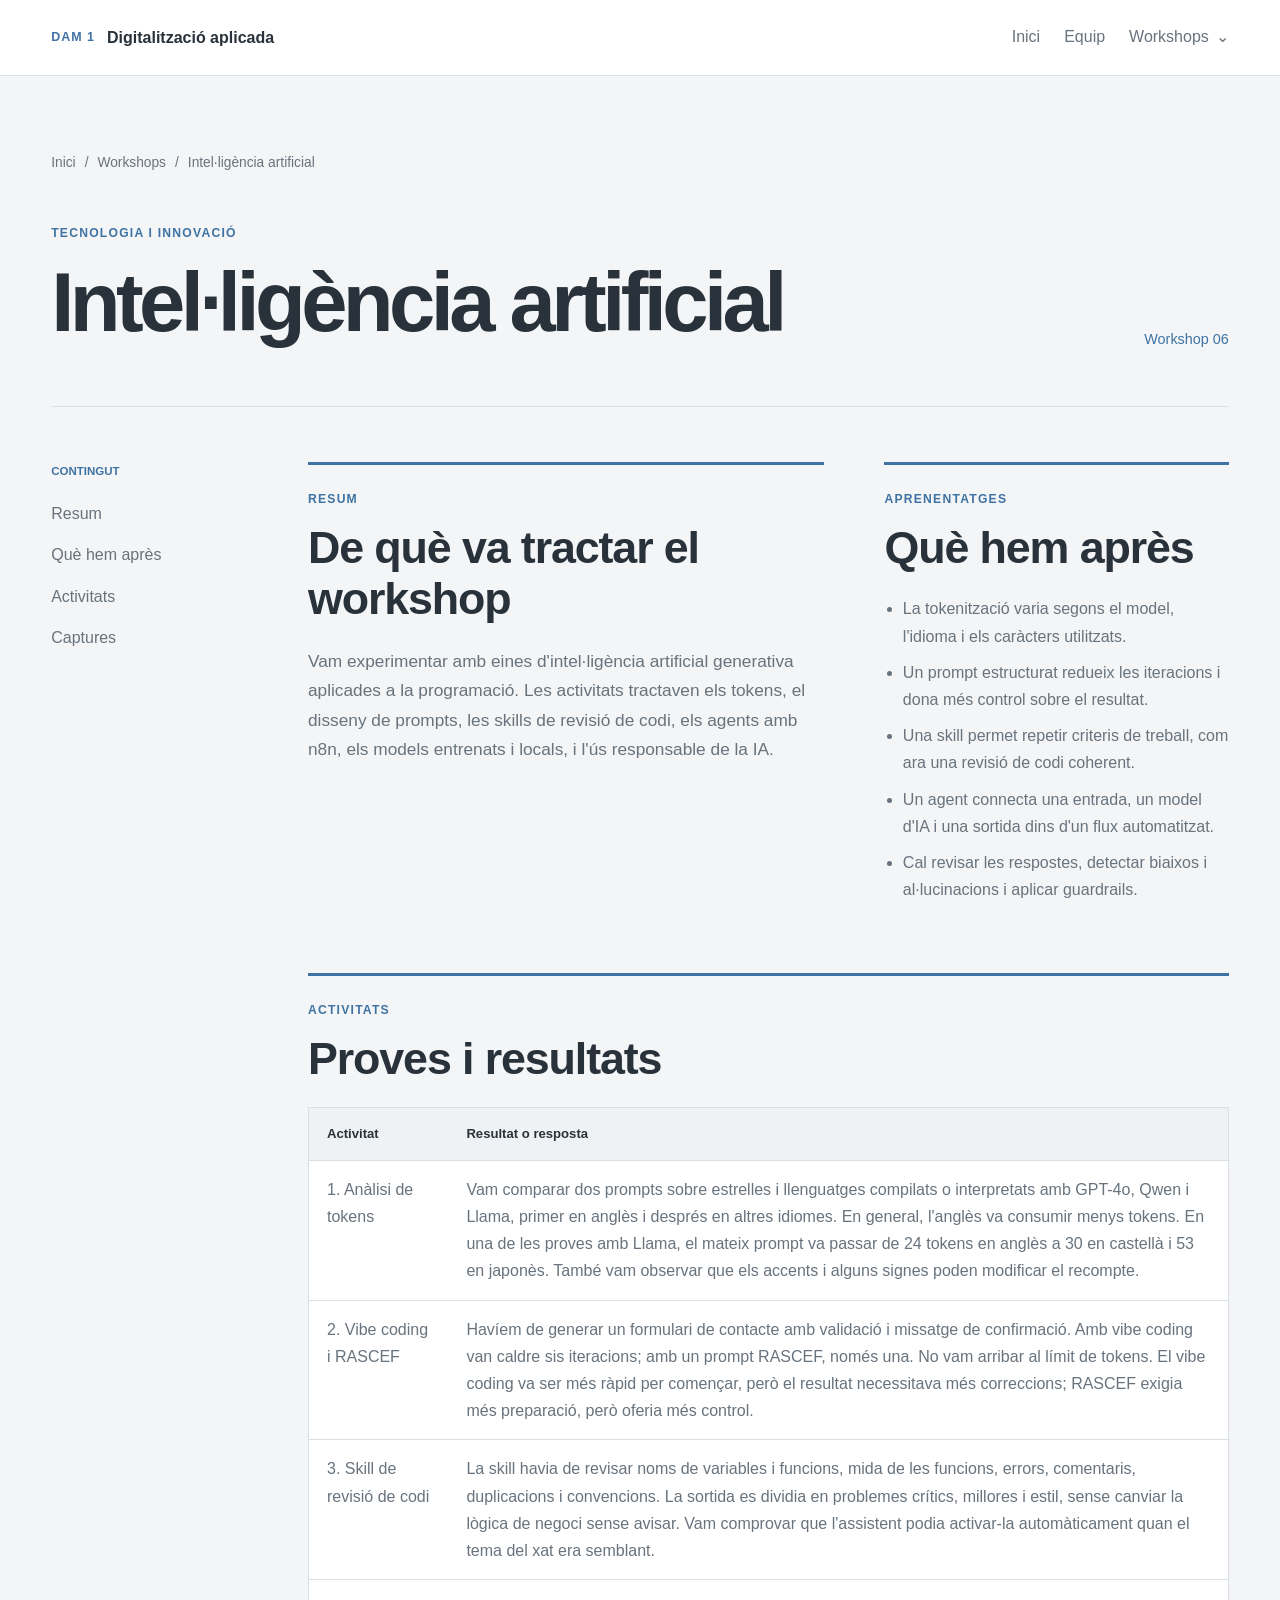
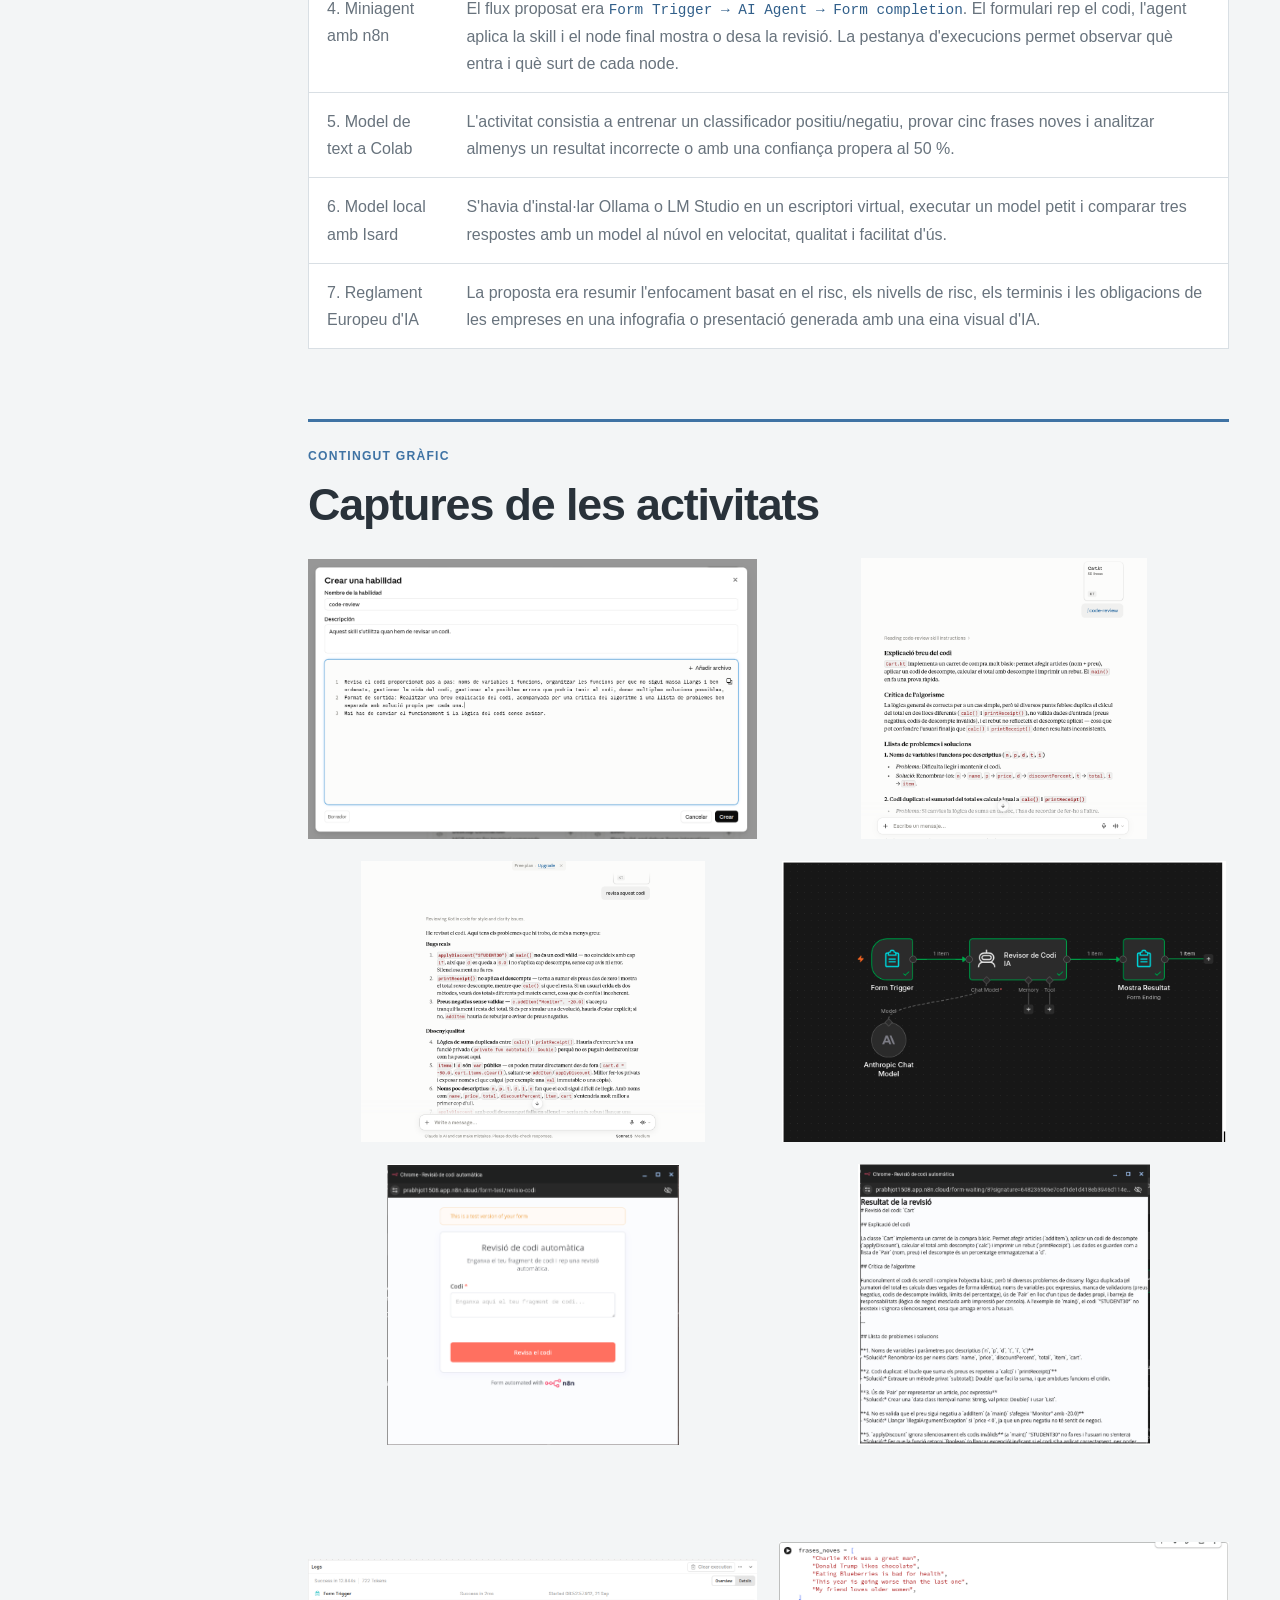
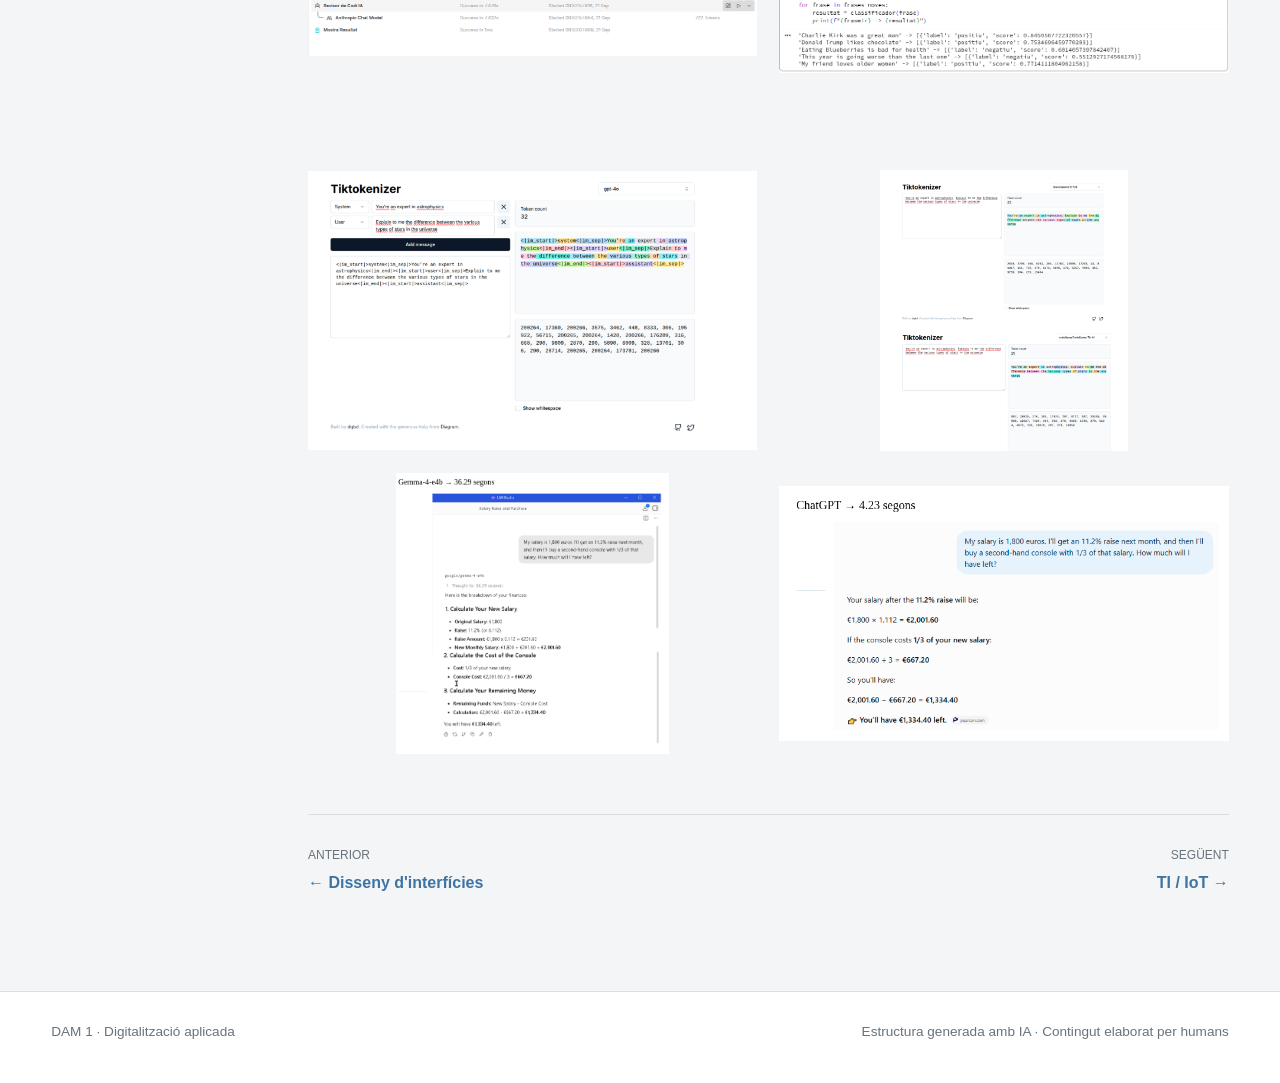
<file: ia.html>
<!doctype html>
<html lang="ca">
<head>
  <meta charset="UTF-8">
  <meta name="viewport" content="width=device-width, initial-scale=1.0">
  <meta name="description" content="Workshop d'intel·ligència artificial del projecte DAM 1.">
  <title>Intel·ligència artificial · DAM 1</title>

  <link rel="icon" type="image/svg+xml" href="data:image/svg+xml,%3Csvg xmlns='http://www.w3.org/2000/svg' viewBox='0 0 64 64'%3E%3Crect width='64' height='64' rx='8' fill='%23ffffff'/%3E%3Cpath d='M17 19h14c10 0 16 5 16 13S41 45 31 45H17V19Zm10 7v12h4c5 0 8-2 8-6s-3-6-8-6h-4Z' fill='%233f73a4'/%3E%3C/svg%3E">
  <link rel="stylesheet" href="../assets/css/base.css">
  <link rel="stylesheet" href="../assets/css/navigation.css">
  <link rel="stylesheet" href="../assets/css/workshops.css">
  <link rel="stylesheet" href="../assets/css/responsive.css">
  <script src="../assets/js/main.js" defer></script>
</head>
<body>
  <!-- Capçalera compartida per totes les pàgines. -->
  <header class="site-header">
    <a class="brand" href="../index.html" aria-label="Anar a l'inici">
      <span class="brand-mark">DAM 1</span>
      <span>Digitalització aplicada</span>
    </a>

    <button class="menu-button" type="button" aria-expanded="false" aria-controls="main-nav">
      <span></span><span></span><span></span>
      <span class="sr-only">Obrir el menú</span>
    </button>

    <nav class="main-nav" id="main-nav" aria-label="Navegació principal">
      <a href="../index.html">Inici</a>
      <a href="../index.html#equip">Equip</a>
      <div class="nav-dropdown">
        <button class="dropdown-toggle" type="button" aria-expanded="false">
          Workshops <span aria-hidden="true">⌄</span>
        </button>
        <div class="dropdown-menu">
          <a href="sistemes-operatius.html"><span>01</span>Sistemes operatius</a>
          <a href="control-versions.html"><span>02</span>Control de versions</a>
          <a href="programacio.html"><span>03</span>Programació</a>
          <a href="base-dades.html"><span>04</span>Bases de dades</a>
          <a href="disseny-interficies.html"><span>05</span>Disseny d'interfícies</a>
          <a class="active" href="ia.html"><span>06</span>Intel·ligència artificial</a>
          <a href="ti-iot.html"><span>07</span>TI / IoT</a>
          <a href="conclusions.html"><span>08</span>Conclusions</a>
        </div>
      </div>
    </nav>
  </header>

  <main>
    <section class="workshop-hero">
      <div class="breadcrumbs">
        <a href="../index.html">Inici</a><span>/</span>
        <a href="../index.html#workshops">Workshops</a><span>/</span>
        <span>Intel·ligència artificial</span>
      </div>

      <div class="workshop-title">
        <div>
          <p class="eyebrow">Tecnologia i innovació</p>
          <h1>Intel·ligència artificial</h1>
        </div>
        <span class="workshop-index">Workshop 06</span>
      </div>
    </section>

    <div class="workshop-layout">
      <aside class="side-index">
        <p>Contingut</p>
        <a href="#resum">Resum</a>
        <a href="#aprenentatges">Què hem après</a>
        <a href="#activitats">Activitats</a>
        <a href="#captures">Captures</a>
      </aside>

      <!-- Resum i aprenentatges apareixen junts; activitats ocupa tota l'amplada. -->
      <article class="workshop-content">
        <section class="content-section" id="resum">
          <p class="section-label">Resum</p>
          <h2>De què va tractar el workshop</h2>
          <p class="lead">Vam experimentar amb eines d'intel·ligència artificial generativa aplicades a la programació. Les activitats tractaven els tokens, el disseny de prompts, les skills de revisió de codi, els agents amb n8n, els models entrenats i locals, i l'ús responsable de la IA.</p>
        </section>

        <section class="content-section" id="aprenentatges">
          <p class="section-label">Aprenentatges</p>
          <h2>Què hem après</h2>
          <ul class="content-list">
            <li>La tokenització varia segons el model, l'idioma i els caràcters utilitzats.</li>
            <li>Un prompt estructurat redueix les iteracions i dona més control sobre el resultat.</li>
            <li>Una skill permet repetir criteris de treball, com ara una revisió de codi coherent.</li>
            <li>Un agent connecta una entrada, un model d'IA i una sortida dins d'un flux automatitzat.</li>
            <li>Cal revisar les respostes, detectar biaixos i al·lucinacions i aplicar guardrails.</li>
          </ul>
        </section>

        <section class="content-section" id="activitats">
          <p class="section-label">Activitats</p>
          <h2>Proves i resultats</h2>
          <div class="table-wrap">
            <table class="content-table">
              <thead><tr><th>Activitat</th><th>Resultat o resposta</th></tr></thead>
              <tbody>
                <tr>
                  <td>1. Anàlisi de tokens</td>
                  <td>Vam comparar dos prompts sobre estrelles i llenguatges compilats o interpretats amb GPT-4o, Qwen i Llama, primer en anglès i després en altres idiomes. En general, l'anglès va consumir menys tokens. En una de les proves amb Llama, el mateix prompt va passar de 24 tokens en anglès a 30 en castellà i 53 en japonès. També vam observar que els accents i alguns signes poden modificar el recompte.</td>
                </tr>
                <tr>
                  <td>2. Vibe coding i RASCEF</td>
                  <td>Havíem de generar un formulari de contacte amb validació i missatge de confirmació. Amb vibe coding van caldre sis iteracions; amb un prompt RASCEF, només una. No vam arribar al límit de tokens. El vibe coding va ser més ràpid per començar, però el resultat necessitava més correccions; RASCEF exigia més preparació, però oferia més control.</td>
                </tr>
                <tr>
                  <td>3. Skill de revisió de codi</td>
                  <td>La skill havia de revisar noms de variables i funcions, mida de les funcions, errors, comentaris, duplicacions i convencions. La sortida es dividia en problemes crítics, millores i estil, sense canviar la lògica de negoci sense avisar. Vam comprovar que l'assistent podia activar-la automàticament quan el tema del xat era semblant.</td>
                </tr>
                <tr>
                  <td>4. Miniagent amb n8n</td>
                  <td>El flux proposat era <code>Form Trigger → AI Agent → Form completion</code>. El formulari rep el codi, l'agent aplica la skill i el node final mostra o desa la revisió. La pestanya d'execucions permet observar què entra i què surt de cada node.</td>
                </tr>
                <tr>
                  <td>5. Model de text a Colab</td>
                  <td>L'activitat consistia a entrenar un classificador positiu/negatiu, provar cinc frases noves i analitzar almenys un resultat incorrecte o amb una confiança propera al 50 %.</td>
                </tr>
                <tr>
                  <td>6. Model local amb Isard</td>
                  <td>S'havia d'instal·lar Ollama o LM Studio en un escriptori virtual, executar un model petit i comparar tres respostes amb un model al núvol en velocitat, qualitat i facilitat d'ús.</td>
                </tr>
                <tr>
                  <td>7. Reglament Europeu d'IA</td>
                  <td>La proposta era resumir l'enfocament basat en el risc, els nivells de risc, els terminis i les obligacions de les empreses en una infografia o presentació generada amb una eina visual d'IA.</td>
                </tr>
              </tbody>
            </table>
          </div>
        </section>

        <!-- GALERIA: substitueix cada placeholder per una etiqueta <img>. -->
        <section class="content-section" id="captures">
          <p class="section-label">Contingut gràfic</p>
          <h2>Captures de les activitats</h2>

          <div class="capture-grid">
            <figure class="capture-item">
              <img src="../assets/img/IACap1.png" alt="Captura de la primera actividad de bases de dades">
            </figure>

            <figure class="capture-item">
              <img src="../assets/img/IACap2.png" alt="Captura de la primera actividad de bases de dades">
            </figure>

            <figure class="capture-item">
              <img src="../assets/img/IACap5.png" alt="Captura de la primera actividad de bases de dades">
            </figure>

            <figure class="capture-item">
              <img src="../assets/img/IACap6.png" alt="Captura de la primera actividad de bases de dades">
            </figure>

            <figure class="capture-item">
              <img src="../assets/img/IACap7.png" alt="Captura de la primera actividad de bases de dades">
            </figure>
            
            <figure class="capture-item">
              <img src="../assets/img/IACap8.png" alt="Captura de la primera actividad de bases de dades">
            </figure>

            <figure class="capture-item">
              <img src="../assets/img/IACap9.png" alt="Captura de la primera actividad de bases de dades">
            </figure>

            <figure class="capture-item">
              <img src="../assets/img/IACap10.png" alt="Captura de la primera actividad de bases de dades">
            </figure>

            <figure class="capture-item">
              <img src="../assets/img/IACap11.png" alt="Captura de la primera actividad de bases de dades">
            </figure>
            
            <figure class="capture-item">
              <img src="../assets/img/IACap12.png" alt="Captura de la primera actividad de bases de dades">
            </figure>

            <figure class="capture-item">
              <img src="../assets/img/IACap13.png" alt="Captura de la primera actividad de bases de dades">
            </figure>

            <figure class="capture-item">
              <img src="../assets/img/IACap14.png" alt="Captura de la primera actividad de bases de dades">
            </figure>
          </div>
        </section>

        <nav class="page-navigation" aria-label="Navegació entre workshops">
          <a href="disseny-interficies.html"><span>Anterior</span><strong>← Disseny d'interfícies</strong></a>
          <a href="ti-iot.html"><span>Següent</span><strong>TI / IoT →</strong></a>
        </nav>
      </article>
    </div>
  </main>

  <footer class="site-footer">
    <p>DAM 1 · Digitalització aplicada</p>
    <p>Estructura generada amb IA · Contingut elaborat per humans</p>
  </footer>
</body>
</html>
</file>
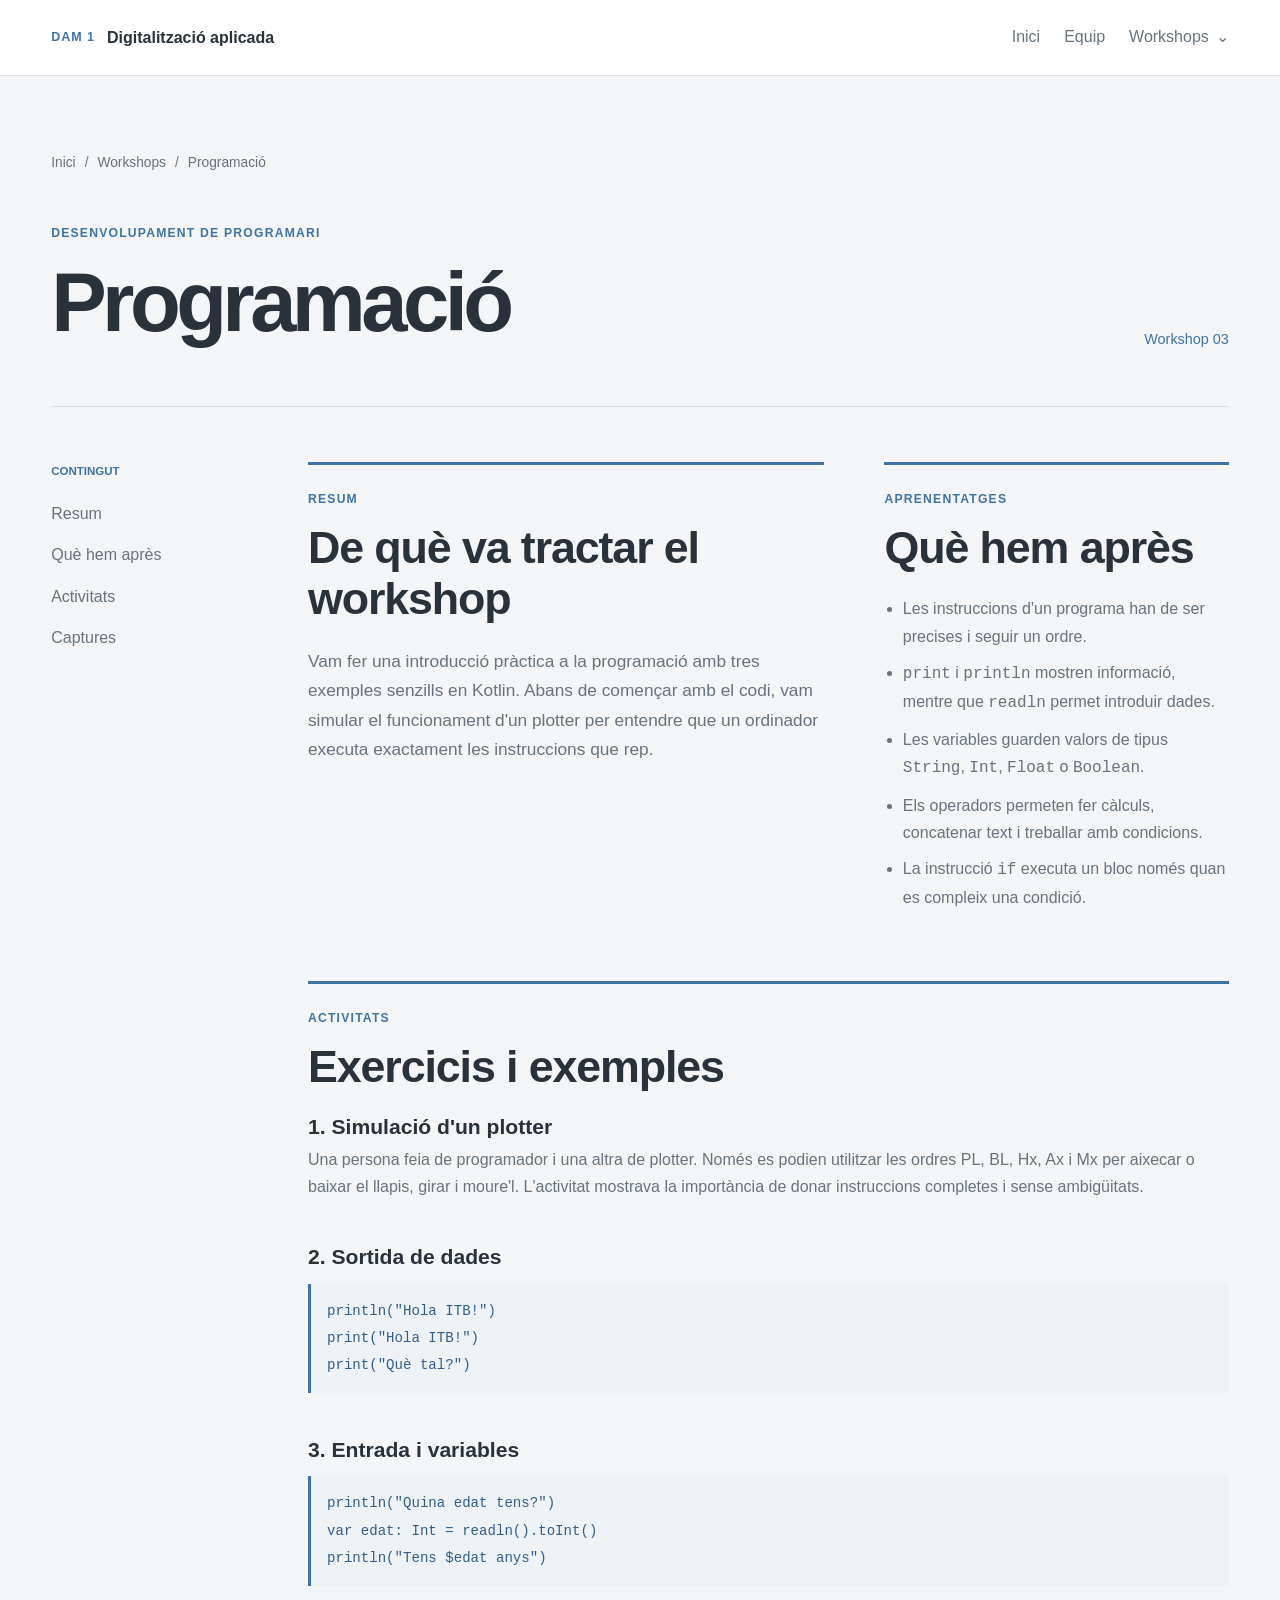
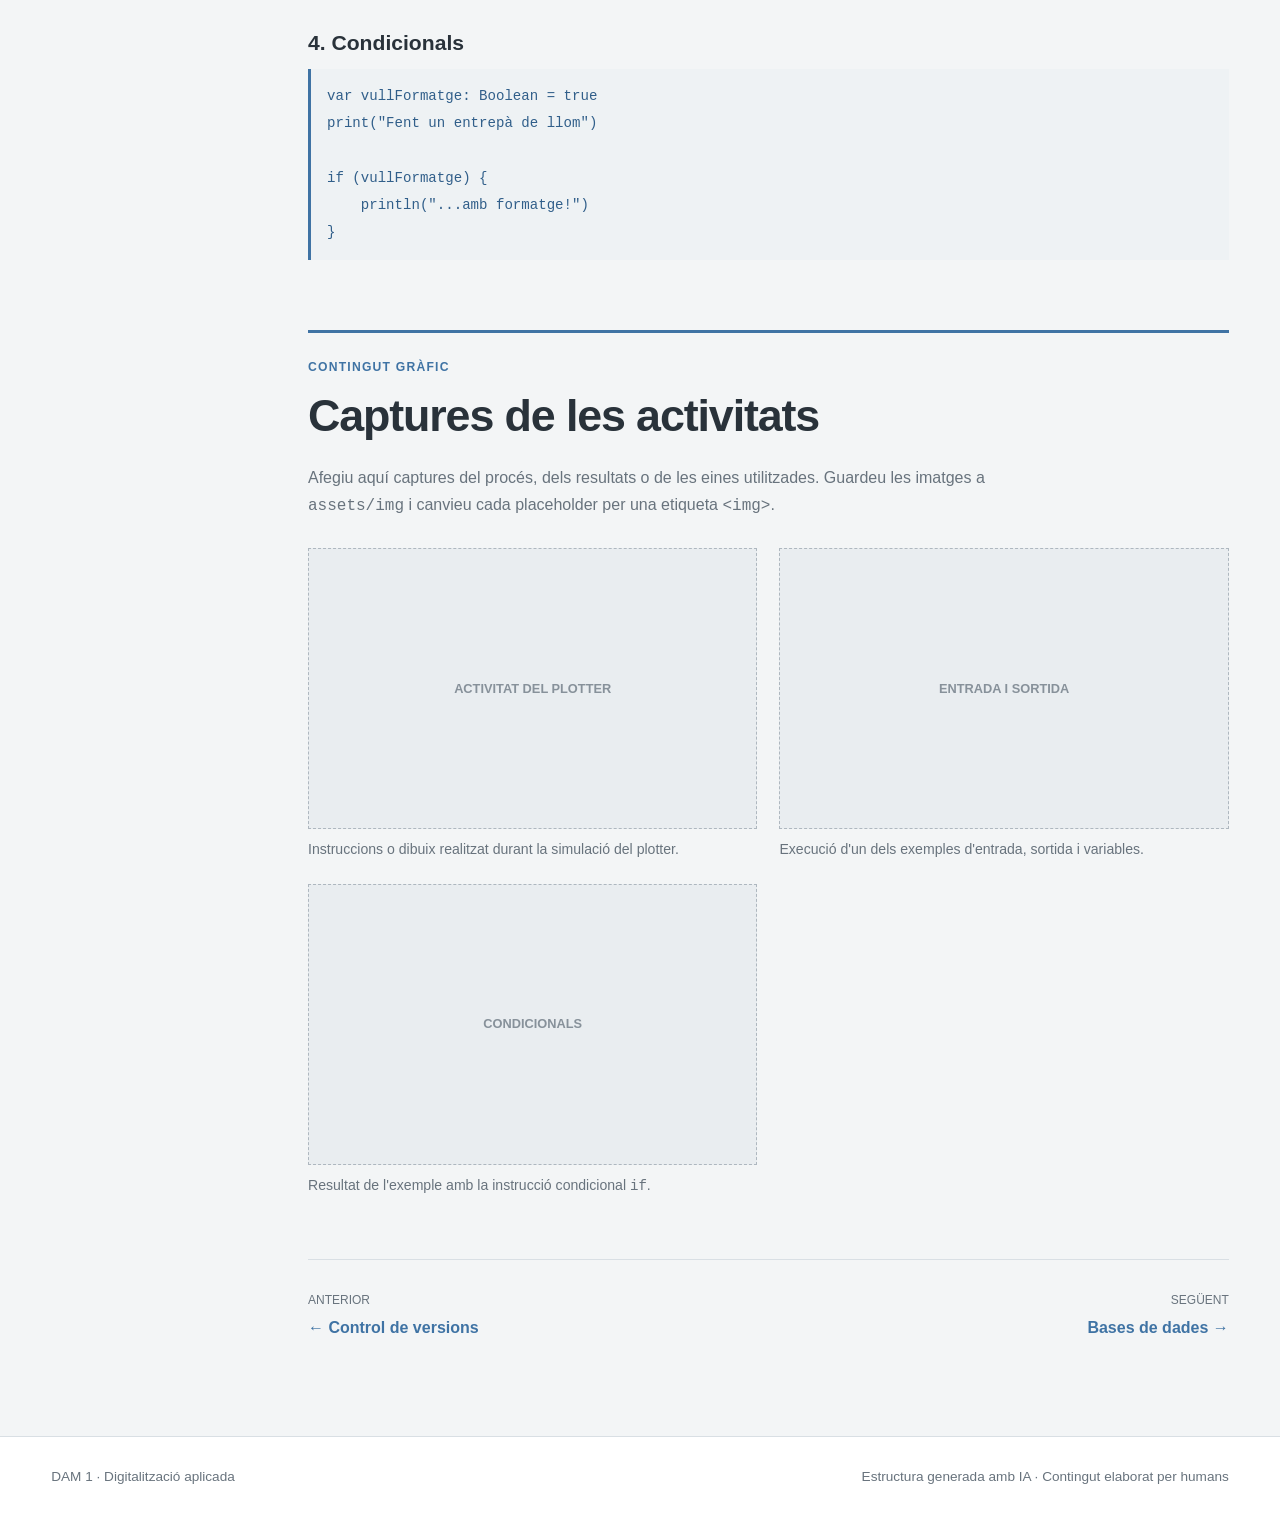
<file: programacio.html>
<!doctype html>
<html lang="ca">
<head>
  <meta charset="UTF-8">
  <meta name="viewport" content="width=device-width, initial-scale=1.0">
  <meta name="description" content="Workshop de programació del projecte DAM 1.">
  <title>Programació · DAM 1</title>

  <link rel="icon" type="image/svg+xml" href="data:image/svg+xml,%3Csvg xmlns='http://www.w3.org/2000/svg' viewBox='0 0 64 64'%3E%3Crect width='64' height='64' rx='8' fill='%23ffffff'/%3E%3Cpath d='M17 19h14c10 0 16 5 16 13S41 45 31 45H17V19Zm10 7v12h4c5 0 8-2 8-6s-3-6-8-6h-4Z' fill='%233f73a4'/%3E%3C/svg%3E">
  <link rel="stylesheet" href="../assets/css/base.css">
  <link rel="stylesheet" href="../assets/css/navigation.css">
  <link rel="stylesheet" href="../assets/css/workshops.css">
  <link rel="stylesheet" href="../assets/css/responsive.css">
  <script src="../assets/js/main.js" defer></script>
</head>
<body>
  <!-- Capçalera compartida per totes les pàgines. -->
  <header class="site-header">
    <a class="brand" href="../index.html" aria-label="Anar a l'inici">
      <span class="brand-mark">DAM 1</span>
      <span>Digitalització aplicada</span>
    </a>

    <button class="menu-button" type="button" aria-expanded="false" aria-controls="main-nav">
      <span></span><span></span><span></span>
      <span class="sr-only">Obrir el menú</span>
    </button>

    <nav class="main-nav" id="main-nav" aria-label="Navegació principal">
      <a href="../index.html">Inici</a>
      <a href="../index.html#equip">Equip</a>
      <div class="nav-dropdown">
        <button class="dropdown-toggle" type="button" aria-expanded="false">
          Workshops <span aria-hidden="true">⌄</span>
        </button>
        <div class="dropdown-menu">
          <a href="sistemes-operatius.html"><span>01</span>Sistemes operatius</a>
          <a href="control-versions.html"><span>02</span>Control de versions</a>
          <a class="active" href="programacio.html"><span>03</span>Programació</a>
          <a href="base-dades.html"><span>04</span>Bases de dades</a>
          <a href="disseny-interficies.html"><span>05</span>Disseny d'interfícies</a>
          <a href="ia.html"><span>06</span>Intel·ligència artificial</a>
          <a href="ti-iot.html"><span>07</span>TI / IoT</a>
          <a href="conclusions.html"><span>08</span>Conclusions</a>
        </div>
      </div>
    </nav>
  </header>

  <main>
    <section class="workshop-hero">
      <div class="breadcrumbs">
        <a href="../index.html">Inici</a><span>/</span>
        <a href="../index.html#workshops">Workshops</a><span>/</span>
        <span>Programació</span>
      </div>

      <div class="workshop-title">
        <div>
          <p class="eyebrow">Desenvolupament de programari</p>
          <h1>Programació</h1>
        </div>
        <span class="workshop-index">Workshop 03</span>
      </div>
    </section>

    <div class="workshop-layout">
      <aside class="side-index">
        <p>Contingut</p>
        <a href="#resum">Resum</a>
        <a href="#aprenentatges">Què hem après</a>
        <a href="#activitats">Activitats</a>
        <a href="#captures">Captures</a>
      </aside>

      <!-- Resum i aprenentatges apareixen junts; activitats ocupa tota l'amplada. -->
      <article class="workshop-content">
        <section class="content-section" id="resum">
          <p class="section-label">Resum</p>
          <h2>De què va tractar el workshop</h2>
          <p class="lead">Vam fer una introducció pràctica a la programació amb tres exemples senzills en Kotlin. Abans de començar amb el codi, vam simular el funcionament d'un plotter per entendre que un ordinador executa exactament les instruccions que rep.</p>
        </section>

        <section class="content-section" id="aprenentatges">
          <p class="section-label">Aprenentatges</p>
          <h2>Què hem après</h2>
          <ul class="content-list">
            <li>Les instruccions d'un programa han de ser precises i seguir un ordre.</li>
            <li><code>print</code> i <code>println</code> mostren informació, mentre que <code>readln</code> permet introduir dades.</li>
            <li>Les variables guarden valors de tipus <code>String</code>, <code>Int</code>, <code>Float</code> o <code>Boolean</code>.</li>
            <li>Els operadors permeten fer càlculs, concatenar text i treballar amb condicions.</li>
            <li>La instrucció <code>if</code> executa un bloc només quan es compleix una condició.</li>
          </ul>
        </section>

        <section class="content-section" id="activitats">
          <p class="section-label">Activitats</p>
          <h2>Exercicis i exemples</h2>

          <div class="activity-section">
            <h3>1. Simulació d'un plotter</h3>
            <p>Una persona feia de programador i una altra de plotter. Només es podien utilitzar les ordres PL, BL, Hx, Ax i Mx per aixecar o baixar el llapis, girar i moure'l. L'activitat mostrava la importància de donar instruccions completes i sense ambigüitats.</p>
          </div>

          <div class="activity-section">
            <h3>2. Sortida de dades</h3>
            <pre class="command-block"><code>println("Hola ITB!")
print("Hola ITB!")
print("Què tal?")</code></pre>
          </div>

          <div class="activity-section">
            <h3>3. Entrada i variables</h3>
            <pre class="command-block"><code>println("Quina edat tens?")
var edat: Int = readln().toInt()
println("Tens $edat anys")</code></pre>
          </div>

          <div class="activity-section">
            <h3>4. Condicionals</h3>
            <pre class="command-block"><code>var vullFormatge: Boolean = true
print("Fent un entrepà de llom")

if (vullFormatge) {
    println("...amb formatge!")
}</code></pre>
          </div>
        </section>

        <!-- GALERIA: substitueix cada placeholder per una etiqueta <img>. -->
        <section class="content-section" id="captures">
          <p class="section-label">Contingut gràfic</p>
          <h2>Captures de les activitats</h2>
          <p class="capture-intro">
            Afegiu aquí captures del procés, dels resultats o de les eines utilitzades.
            Guardeu les imatges a <code>assets/img</code> i canvieu cada placeholder per
            una etiqueta <code>&lt;img&gt;</code>.
          </p>

          <div class="capture-grid">
            <figure class="capture-item">
              <!-- Substituïu aquest bloc per una imatge ubicada a assets/img/captura-1.png. -->
              <div class="capture-placeholder"><span>Activitat del plotter</span></div>
              <figcaption>Instruccions o dibuix realitzat durant la simulació del plotter.</figcaption>
            </figure>

            <figure class="capture-item">
              <!-- Substituïu aquest bloc per una imatge ubicada a assets/img/captura-2.png. -->
              <div class="capture-placeholder"><span>Entrada i sortida</span></div>
              <figcaption>Execució d'un dels exemples d'entrada, sortida i variables.</figcaption>
            </figure>

            <figure class="capture-item">
              <!-- Substituïu aquest bloc per una imatge ubicada a assets/img/captura-3.png. -->
              <div class="capture-placeholder"><span>Condicionals</span></div>
              <figcaption>Resultat de l'exemple amb la instrucció condicional <code>if</code>.</figcaption>
            </figure>
          </div>
        </section>

        <nav class="page-navigation" aria-label="Navegació entre workshops">
          <a href="control-versions.html"><span>Anterior</span><strong>← Control de versions</strong></a>
          <a href="base-dades.html"><span>Següent</span><strong>Bases de dades →</strong></a>
        </nav>
      </article>
    </div>
  </main>

  <footer class="site-footer">
    <p>DAM 1 · Digitalització aplicada</p>
    <p>Estructura generada amb IA · Contingut elaborat per humans</p>
  </footer>
</body>
</html>
</file>
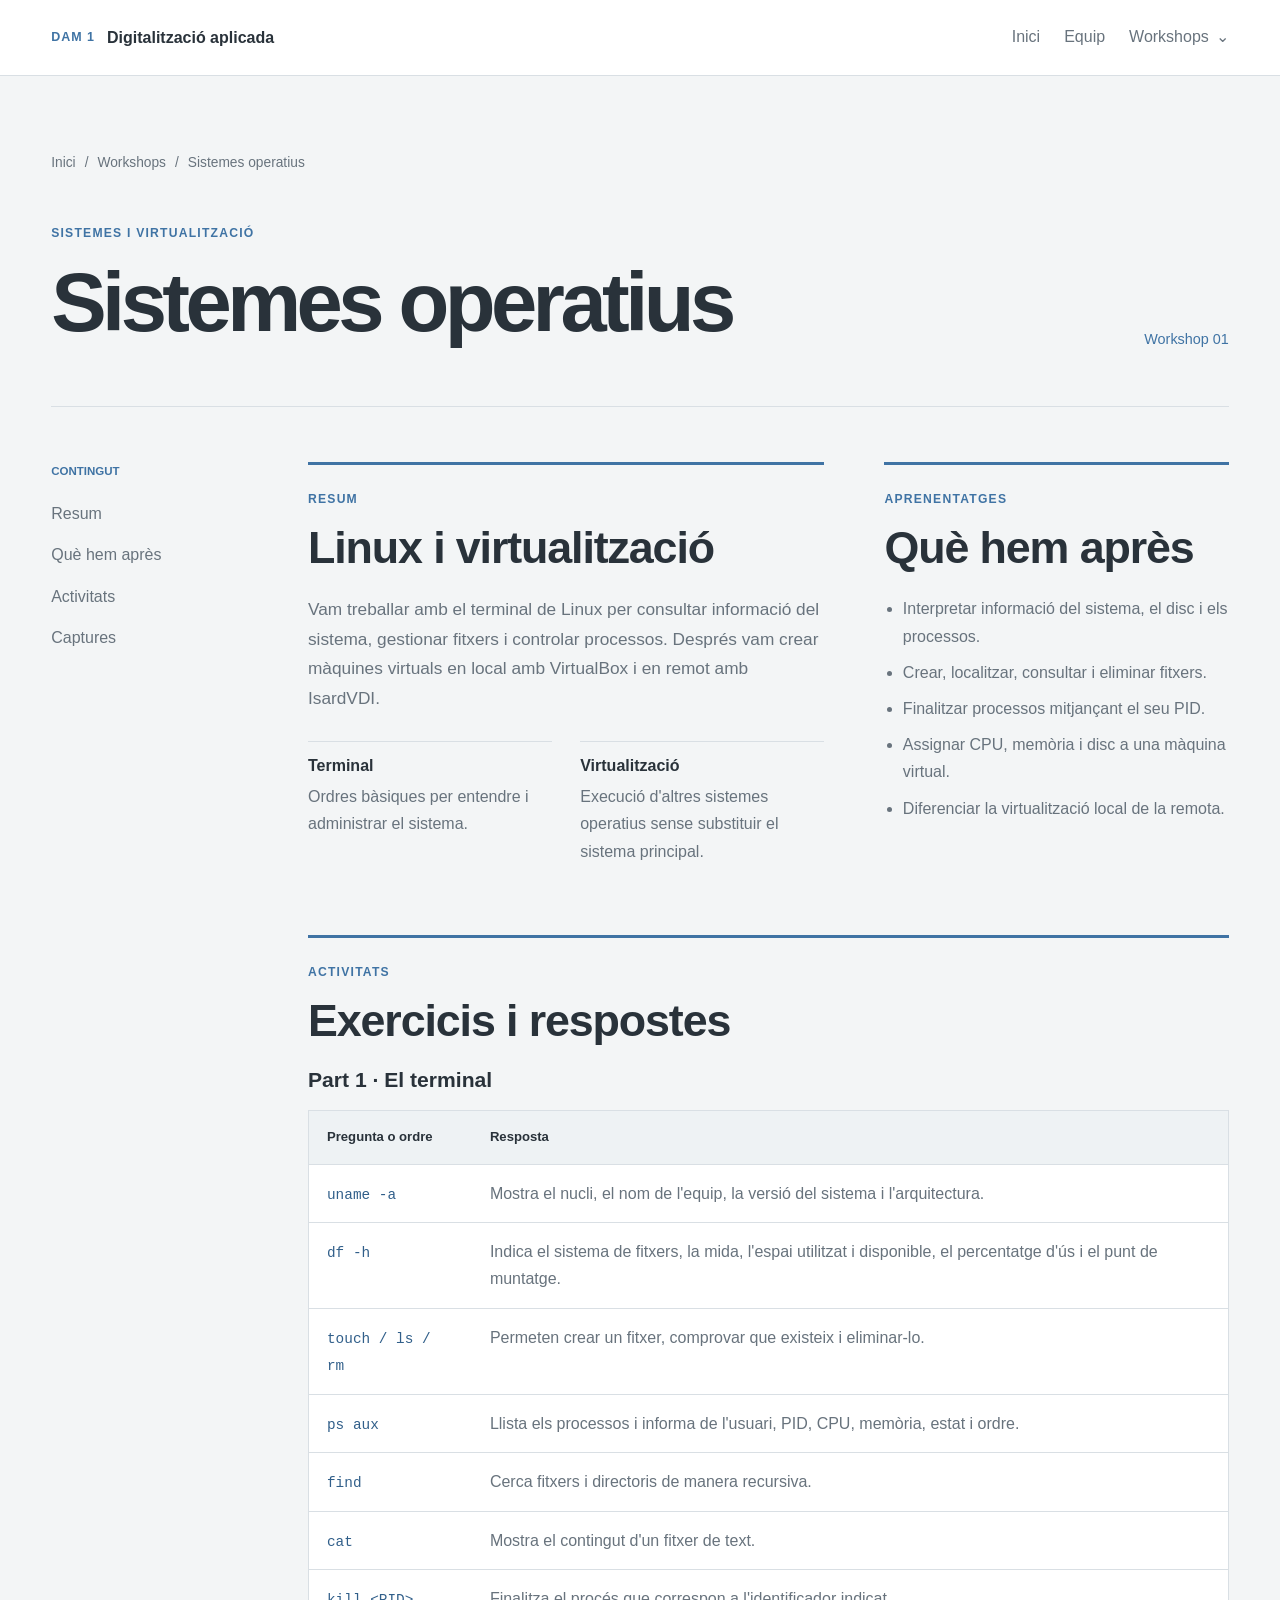
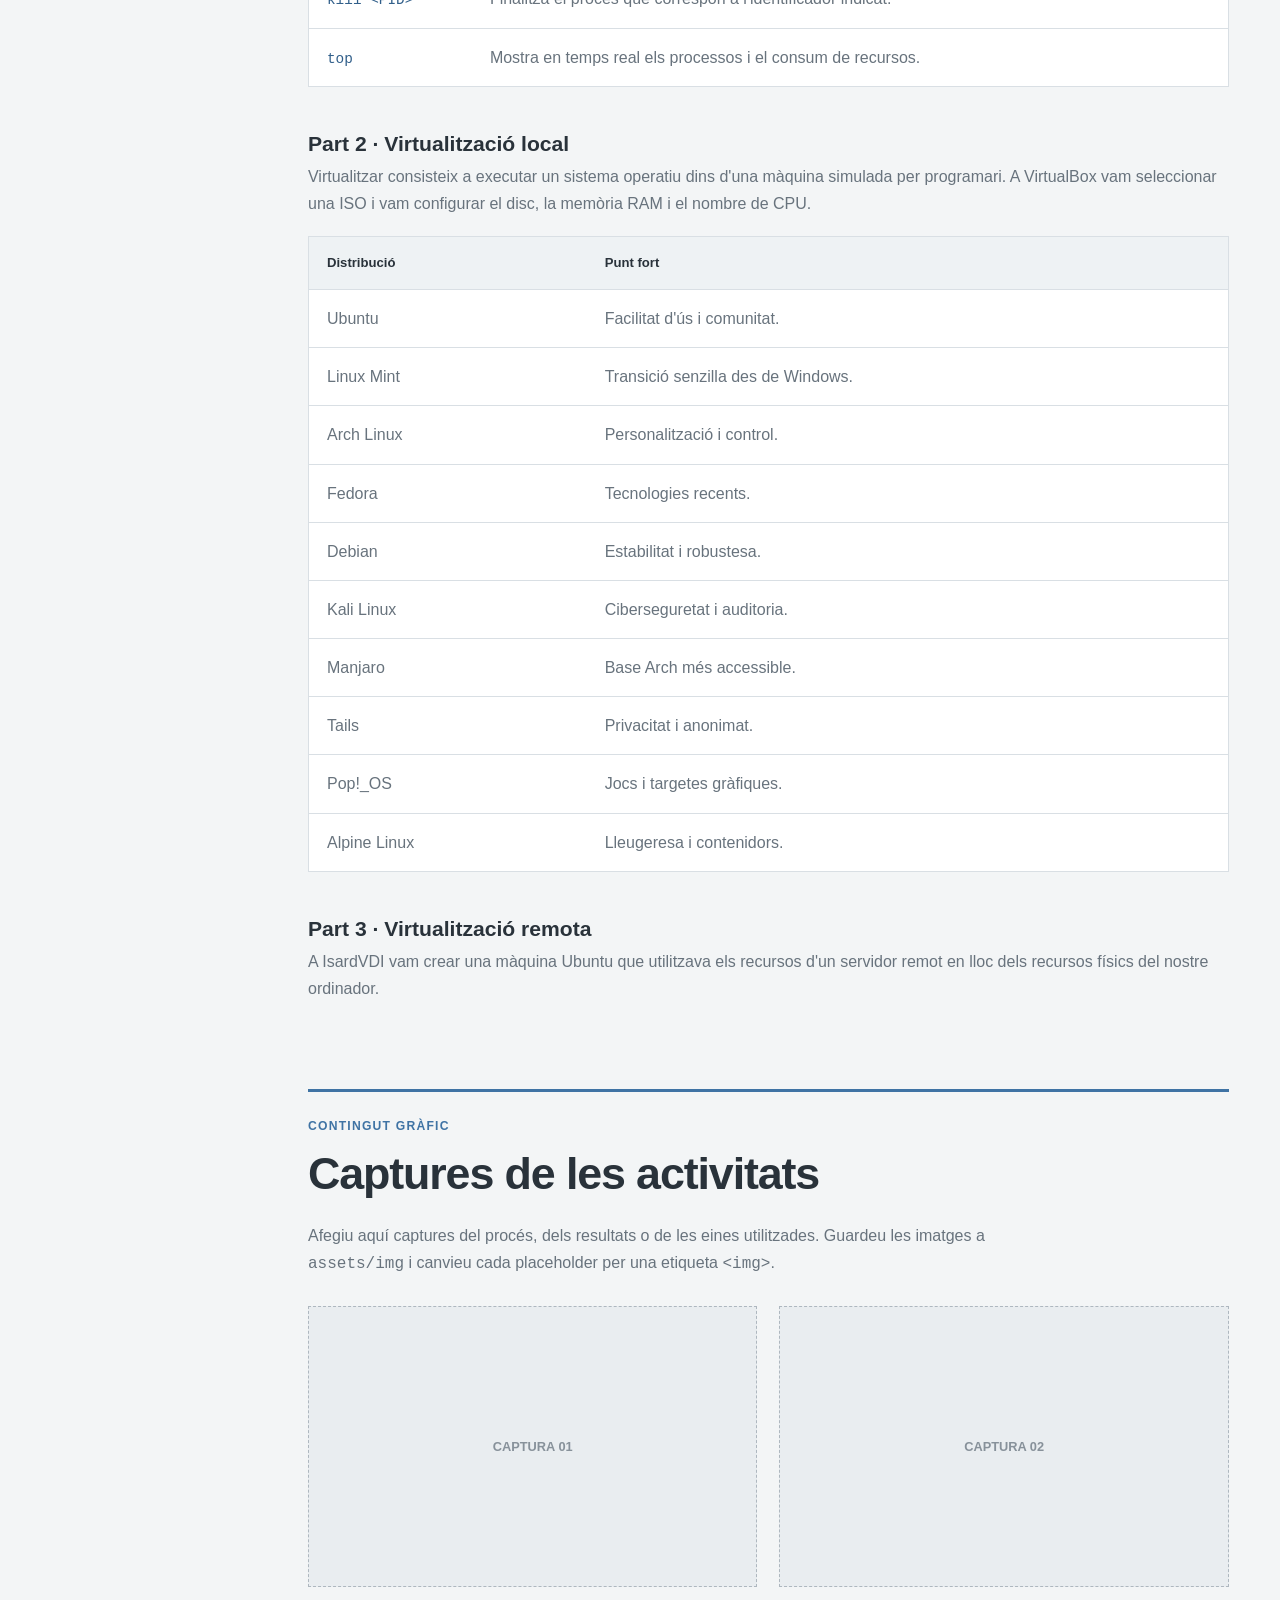
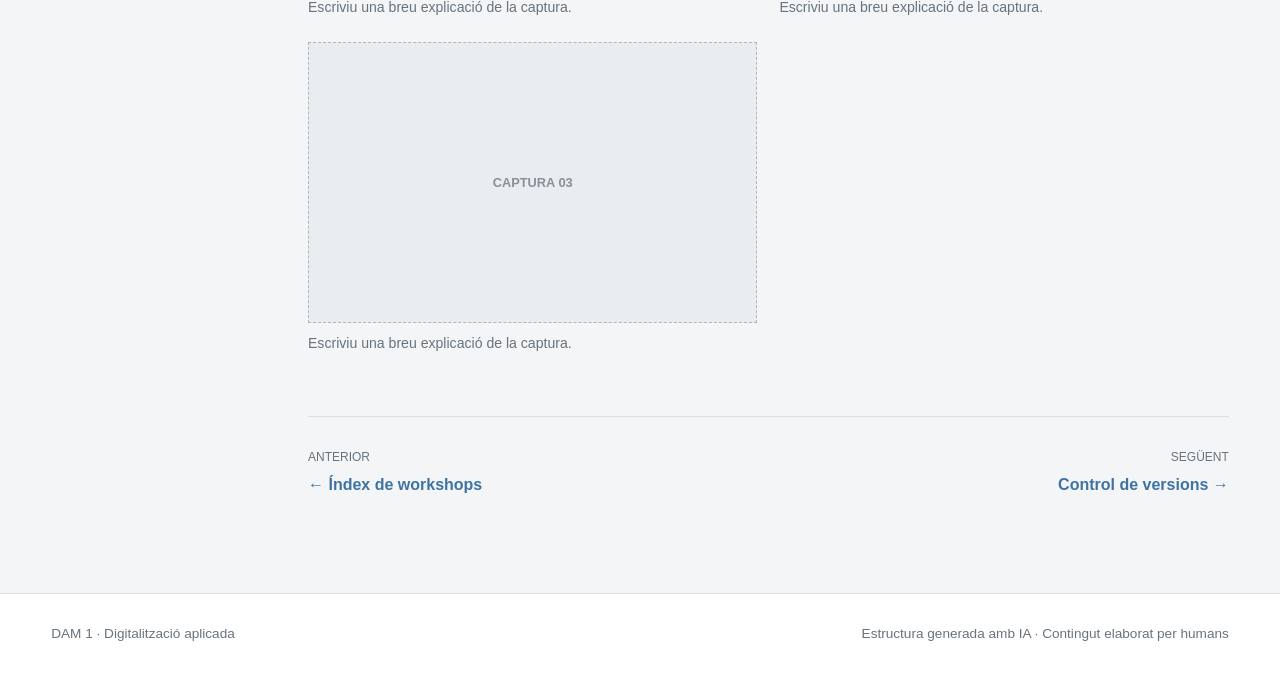
<file: sistemes-operatius.html>
<!doctype html>
<html lang="ca">
<head>
  <meta charset="UTF-8">
  <meta name="viewport" content="width=device-width, initial-scale=1.0">
  <meta name="description" content="Workshop de sistemes operatius, terminal Linux i virtualització.">
  <title>Sistemes operatius · DAM 1</title>

  <link rel="icon" type="image/svg+xml" href="data:image/svg+xml,%3Csvg xmlns='http://www.w3.org/2000/svg' viewBox='0 0 64 64'%3E%3Crect width='64' height='64' rx='8' fill='%23ffffff'/%3E%3Cpath d='M17 19h14c10 0 16 5 16 13S41 45 31 45H17V19Zm10 7v12h4c5 0 8-2 8-6s-3-6-8-6h-4Z' fill='%233f73a4'/%3E%3C/svg%3E">
  <link rel="stylesheet" href="../assets/css/base.css">
  <link rel="stylesheet" href="../assets/css/navigation.css">
  <link rel="stylesheet" href="../assets/css/workshops.css">
  <link rel="stylesheet" href="../assets/css/responsive.css">
  <script src="../assets/js/main.js" defer></script>
</head>
<body>
  <!-- Capçalera compartida per totes les pàgines. -->
  <header class="site-header">
    <a class="brand" href="../index.html" aria-label="Anar a l'inici">
      <span class="brand-mark">DAM 1</span>
      <span>Digitalització aplicada</span>
    </a>

    <button class="menu-button" type="button" aria-expanded="false" aria-controls="main-nav">
      <span></span><span></span><span></span>
      <span class="sr-only">Obrir el menú</span>
    </button>

    <nav class="main-nav" id="main-nav" aria-label="Navegació principal">
      <a href="../index.html">Inici</a>
      <a href="../index.html#equip">Equip</a>
      <div class="nav-dropdown">
        <button class="dropdown-toggle" type="button" aria-expanded="false">
          Workshops <span aria-hidden="true">⌄</span>
        </button>
        <div class="dropdown-menu">
          <a class="active" href="sistemes-operatius.html"><span>01</span>Sistemes operatius</a>
          <a href="control-versions.html"><span>02</span>Control de versions</a>
          <a href="programacio.html"><span>03</span>Programació</a>
          <a href="base-dades.html"><span>04</span>Bases de dades</a>
          <a href="disseny-interficies.html"><span>05</span>Disseny d'interfícies</a>
          <a href="ia.html"><span>06</span>Intel·ligència artificial</a>
          <a href="ti-iot.html"><span>07</span>TI / IoT</a>
          <a href="conclusions.html"><span>08</span>Conclusions</a>
        </div>
      </div>
    </nav>
  </header>

  <main>
    <section class="workshop-hero">
      <div class="breadcrumbs">
        <a href="../index.html">Inici</a><span>/</span>
        <a href="../index.html#workshops">Workshops</a><span>/</span>
        <span>Sistemes operatius</span>
      </div>

      <div class="workshop-title">
        <div>
          <p class="eyebrow">Sistemes i virtualització</p>
          <h1>Sistemes operatius</h1>
        </div>
        <span class="workshop-index">Workshop 01</span>
      </div>
    </section>

    <div class="workshop-layout">
      <aside class="side-index">
        <p>Contingut</p>
        <a href="#resum">Resum</a>
        <a href="#aprenentatges">Què hem après</a>
        <a href="#activitats">Activitats</a>
        <a href="#captures">Captures</a>
      </aside>

      <!-- Resum i aprenentatges apareixen junts; activitats ocupa tota l'amplada. -->
      <article class="workshop-content">
        <section class="content-section" id="resum">
          <p class="section-label">Resum</p>
          <h2>Linux i virtualització</h2>
          <p class="lead">
            Vam treballar amb el terminal de Linux per consultar informació del sistema,
            gestionar fitxers i controlar processos. Després vam crear màquines virtuals
            en local amb VirtualBox i en remot amb IsardVDI.
          </p>

          <div class="summary-columns">
            <div>
              <h3>Terminal</h3>
              <p>Ordres bàsiques per entendre i administrar el sistema.</p>
            </div>
            <div>
              <h3>Virtualització</h3>
              <p>Execució d'altres sistemes operatius sense substituir el sistema principal.</p>
            </div>
          </div>
        </section>

        <section class="content-section" id="aprenentatges">
          <p class="section-label">Aprenentatges</p>
          <h2>Què hem après</h2>
          <ul class="content-list">
            <li>Interpretar informació del sistema, el disc i els processos.</li>
            <li>Crear, localitzar, consultar i eliminar fitxers.</li>
            <li>Finalitzar processos mitjançant el seu PID.</li>
            <li>Assignar CPU, memòria i disc a una màquina virtual.</li>
            <li>Diferenciar la virtualització local de la remota.</li>
          </ul>
        </section>

        <section class="content-section" id="activitats">
          <p class="section-label">Activitats</p>
          <h2>Exercicis i respostes</h2>

          <div class="activity-section">
            <h3>Part 1 · El terminal</h3>
            <div class="table-wrap">
              <table class="content-table">
                <thead><tr><th>Pregunta o ordre</th><th>Resposta</th></tr></thead>
                <tbody>
                  <tr><td><code>uname -a</code></td><td>Mostra el nucli, el nom de l'equip, la versió del sistema i l'arquitectura.</td></tr>
                  <tr><td><code>df -h</code></td><td>Indica el sistema de fitxers, la mida, l'espai utilitzat i disponible, el percentatge d'ús i el punt de muntatge.</td></tr>
                  <tr><td><code>touch / ls / rm</code></td><td>Permeten crear un fitxer, comprovar que existeix i eliminar-lo.</td></tr>
                  <tr><td><code>ps aux</code></td><td>Llista els processos i informa de l'usuari, PID, CPU, memòria, estat i ordre.</td></tr>
                  <tr><td><code>find</code></td><td>Cerca fitxers i directoris de manera recursiva.</td></tr>
                  <tr><td><code>cat</code></td><td>Mostra el contingut d'un fitxer de text.</td></tr>
                  <tr><td><code>kill &lt;PID&gt;</code></td><td>Finalitza el procés que correspon a l'identificador indicat.</td></tr>
                  <tr><td><code>top</code></td><td>Mostra en temps real els processos i el consum de recursos.</td></tr>
                </tbody>
              </table>
            </div>
          </div>

          <div class="activity-section">
            <h3>Part 2 · Virtualització local</h3>
            <p>
              Virtualitzar consisteix a executar un sistema operatiu dins d'una màquina
              simulada per programari. A VirtualBox vam seleccionar una ISO i vam configurar
              el disc, la memòria RAM i el nombre de CPU.
            </p>
            <div class="table-wrap">
              <table class="content-table">
                <thead><tr><th>Distribució</th><th>Punt fort</th></tr></thead>
                <tbody>
                  <tr><td>Ubuntu</td><td>Facilitat d'ús i comunitat.</td></tr>
                  <tr><td>Linux Mint</td><td>Transició senzilla des de Windows.</td></tr>
                  <tr><td>Arch Linux</td><td>Personalització i control.</td></tr>
                  <tr><td>Fedora</td><td>Tecnologies recents.</td></tr>
                  <tr><td>Debian</td><td>Estabilitat i robustesa.</td></tr>
                  <tr><td>Kali Linux</td><td>Ciberseguretat i auditoria.</td></tr>
                  <tr><td>Manjaro</td><td>Base Arch més accessible.</td></tr>
                  <tr><td>Tails</td><td>Privacitat i anonimat.</td></tr>
                  <tr><td>Pop!_OS</td><td>Jocs i targetes gràfiques.</td></tr>
                  <tr><td>Alpine Linux</td><td>Lleugeresa i contenidors.</td></tr>
                </tbody>
              </table>
            </div>
          </div>

          <div class="activity-section">
            <h3>Part 3 · Virtualització remota</h3>
            <p>
              A IsardVDI vam crear una màquina Ubuntu que utilitzava els recursos
              d'un servidor remot en lloc dels recursos físics del nostre ordinador.
            </p>
          </div>
        </section>

        <!-- GALERIA: substitueix cada placeholder per una etiqueta <img>. -->
        <section class="content-section" id="captures">
          <p class="section-label">Contingut gràfic</p>
          <h2>Captures de les activitats</h2>
          <p class="capture-intro">
            Afegiu aquí captures del procés, dels resultats o de les eines utilitzades.
            Guardeu les imatges a <code>assets/img</code> i canvieu cada placeholder per
            una etiqueta <code>&lt;img&gt;</code>.
          </p>

          <div class="capture-grid">
            <figure class="capture-item">
              <!-- Substituïu aquest bloc per una imatge ubicada a assets/img/captura-1.png. -->
              <div class="capture-placeholder"><span>Captura 01</span></div>
              <figcaption>Escriviu una breu explicació de la captura.</figcaption>
            </figure>

            <figure class="capture-item">
              <!-- Substituïu aquest bloc per una imatge ubicada a assets/img/captura-2.png. -->
              <div class="capture-placeholder"><span>Captura 02</span></div>
              <figcaption>Escriviu una breu explicació de la captura.</figcaption>
            </figure>

            <figure class="capture-item">
              <!-- Substituïu aquest bloc per una imatge ubicada a assets/img/captura-3.png. -->
              <div class="capture-placeholder"><span>Captura 03</span></div>
              <figcaption>Escriviu una breu explicació de la captura.</figcaption>
            </figure>
          </div>
        </section>

        <nav class="page-navigation" aria-label="Navegació entre workshops">
          <a href="../index.html#workshops"><span>Anterior</span><strong>← Índex de workshops</strong></a>
          <a href="control-versions.html"><span>Següent</span><strong>Control de versions →</strong></a>
        </nav>
      </article>
    </div>
  </main>

  <footer class="site-footer">
    <p>DAM 1 · Digitalització aplicada</p>
    <p>Estructura generada amb IA · Contingut elaborat per humans</p>
  </footer>
</body>
</html>
</file>
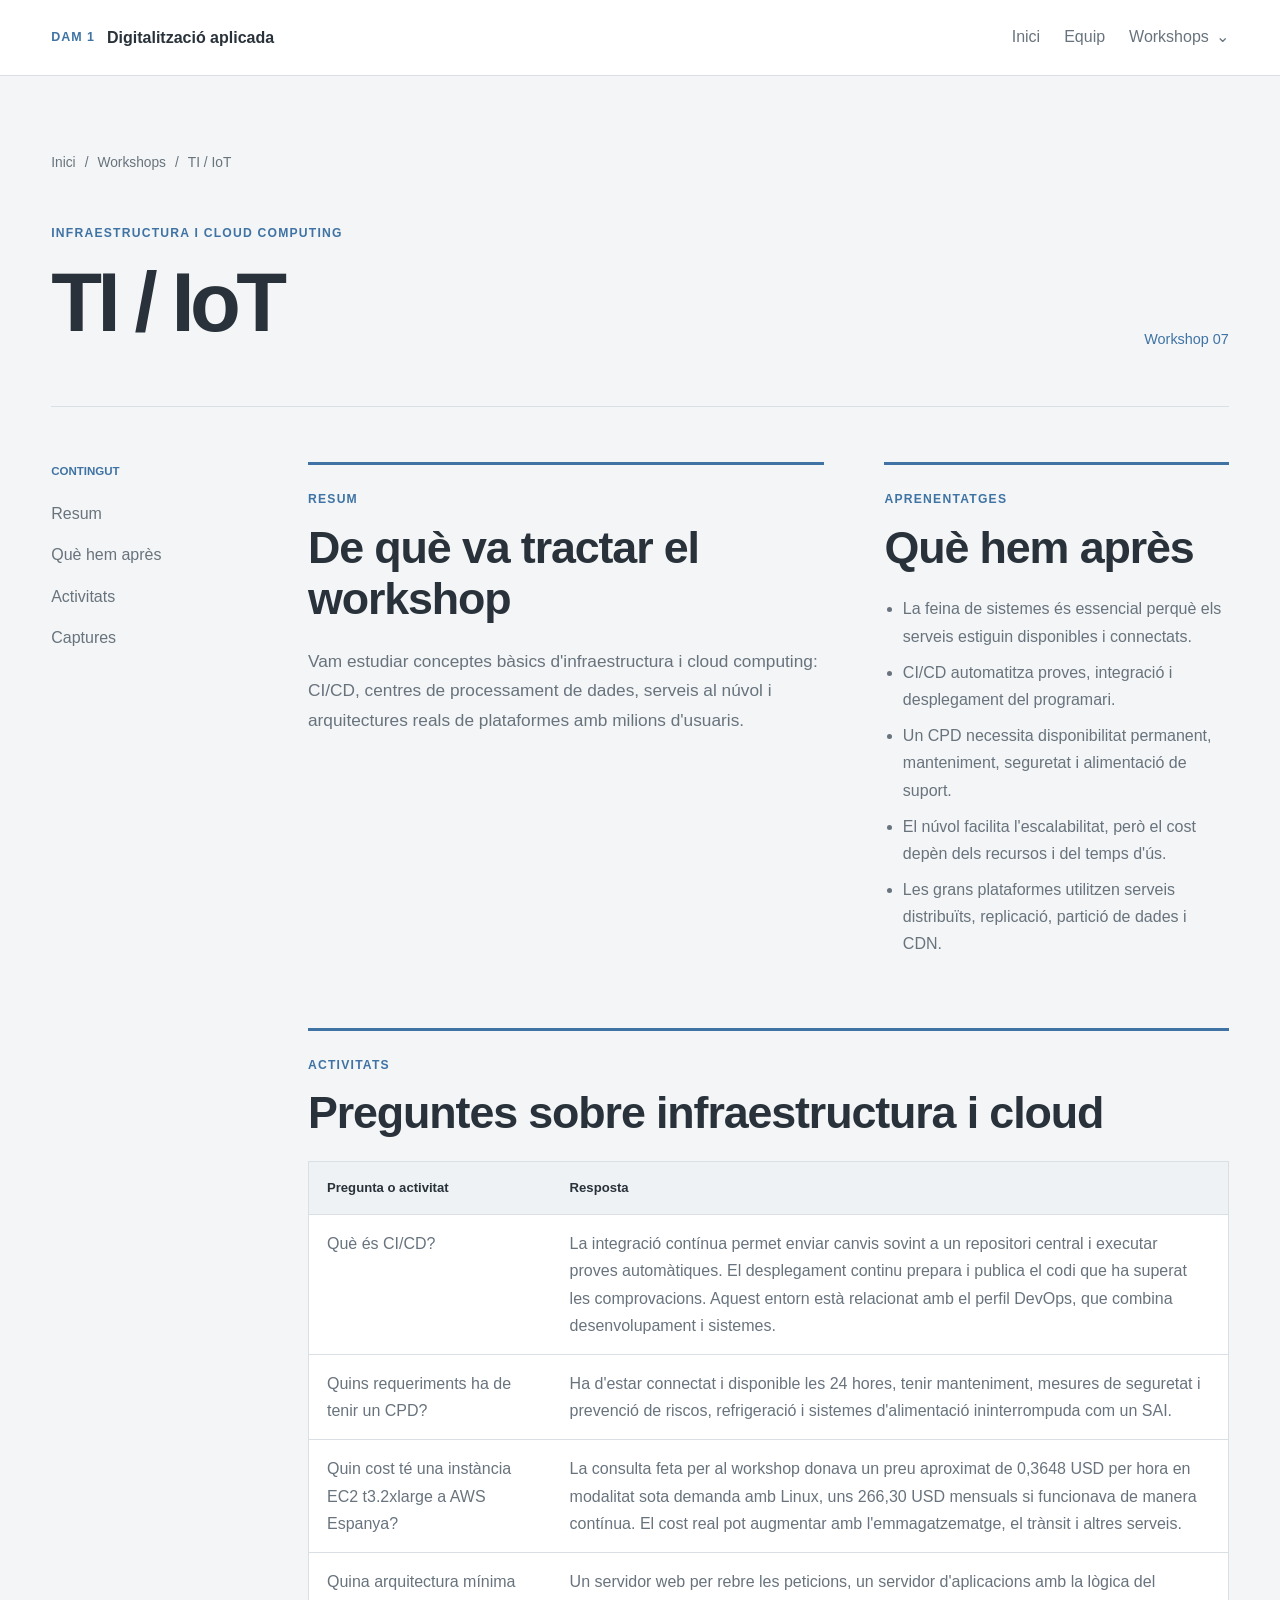
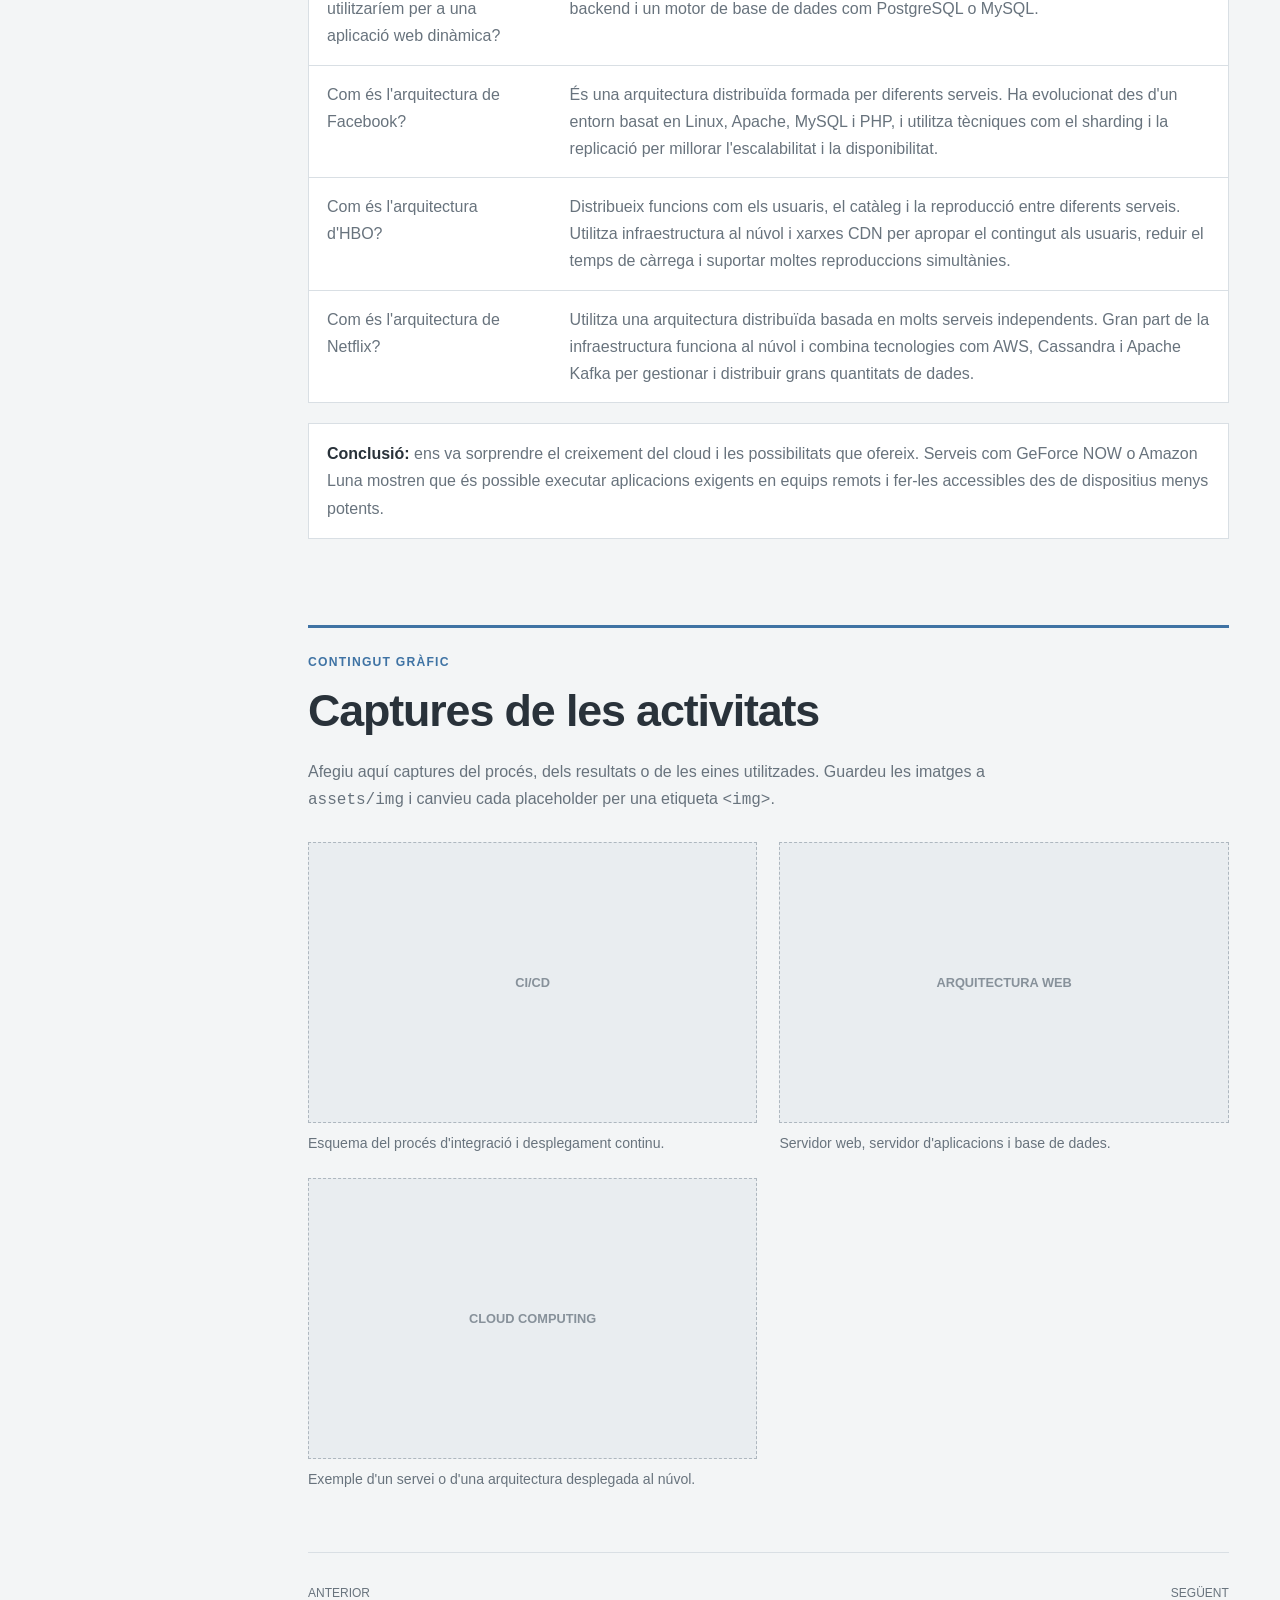
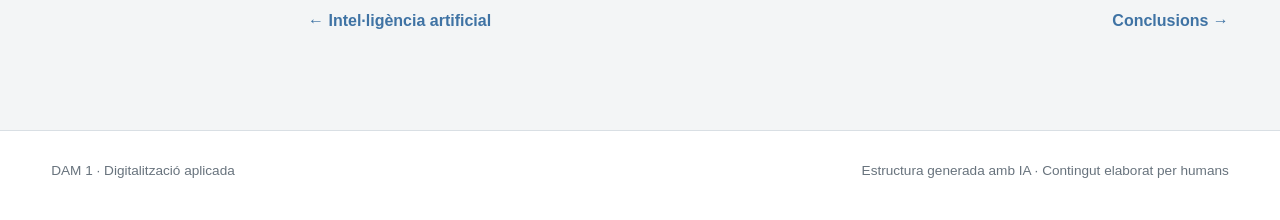
<file: ti-iot.html>
<!doctype html>
<html lang="ca">
<head>
  <meta charset="UTF-8">
  <meta name="viewport" content="width=device-width, initial-scale=1.0">
  <meta name="description" content="Workshop de TI i Internet de les coses del projecte DAM 1.">
  <title>TI / IoT · DAM 1</title>

  <link rel="icon" type="image/svg+xml" href="data:image/svg+xml,%3Csvg xmlns='http://www.w3.org/2000/svg' viewBox='0 0 64 64'%3E%3Crect width='64' height='64' rx='8' fill='%23ffffff'/%3E%3Cpath d='M17 19h14c10 0 16 5 16 13S41 45 31 45H17V19Zm10 7v12h4c5 0 8-2 8-6s-3-6-8-6h-4Z' fill='%233f73a4'/%3E%3C/svg%3E">
  <link rel="stylesheet" href="../assets/css/base.css">
  <link rel="stylesheet" href="../assets/css/navigation.css">
  <link rel="stylesheet" href="../assets/css/workshops.css">
  <link rel="stylesheet" href="../assets/css/responsive.css">
  <script src="../assets/js/main.js" defer></script>
</head>
<body>
  <!-- Capçalera compartida per totes les pàgines. -->
  <header class="site-header">
    <a class="brand" href="../index.html" aria-label="Anar a l'inici">
      <span class="brand-mark">DAM 1</span>
      <span>Digitalització aplicada</span>
    </a>

    <button class="menu-button" type="button" aria-expanded="false" aria-controls="main-nav">
      <span></span><span></span><span></span>
      <span class="sr-only">Obrir el menú</span>
    </button>

    <nav class="main-nav" id="main-nav" aria-label="Navegació principal">
      <a href="../index.html">Inici</a>
      <a href="../index.html#equip">Equip</a>
      <div class="nav-dropdown">
        <button class="dropdown-toggle" type="button" aria-expanded="false">
          Workshops <span aria-hidden="true">⌄</span>
        </button>
        <div class="dropdown-menu">
          <a href="sistemes-operatius.html"><span>01</span>Sistemes operatius</a>
          <a href="control-versions.html"><span>02</span>Control de versions</a>
          <a href="programacio.html"><span>03</span>Programació</a>
          <a href="base-dades.html"><span>04</span>Bases de dades</a>
          <a href="disseny-interficies.html"><span>05</span>Disseny d'interfícies</a>
          <a href="ia.html"><span>06</span>Intel·ligència artificial</a>
          <a class="active" href="ti-iot.html"><span>07</span>TI / IoT</a>
          <a href="conclusions.html"><span>08</span>Conclusions</a>
        </div>
      </div>
    </nav>
  </header>

  <main>
    <section class="workshop-hero">
      <div class="breadcrumbs">
        <a href="../index.html">Inici</a><span>/</span>
        <a href="../index.html#workshops">Workshops</a><span>/</span>
        <span>TI / IoT</span>
      </div>

      <div class="workshop-title">
        <div>
          <p class="eyebrow">Infraestructura i cloud computing</p>
          <h1>TI / IoT</h1>
        </div>
        <span class="workshop-index">Workshop 07</span>
      </div>
    </section>

    <div class="workshop-layout">
      <aside class="side-index">
        <p>Contingut</p>
        <a href="#resum">Resum</a>
        <a href="#aprenentatges">Què hem après</a>
        <a href="#activitats">Activitats</a>
        <a href="#captures">Captures</a>
      </aside>

      <!-- Resum i aprenentatges apareixen junts; activitats ocupa tota l'amplada. -->
      <article class="workshop-content">
        <section class="content-section" id="resum">
          <p class="section-label">Resum</p>
          <h2>De què va tractar el workshop</h2>
          <p class="lead">Vam estudiar conceptes bàsics d'infraestructura i cloud computing: CI/CD, centres de processament de dades, serveis al núvol i arquitectures reals de plataformes amb milions d'usuaris.</p>
        </section>

        <section class="content-section" id="aprenentatges">
          <p class="section-label">Aprenentatges</p>
          <h2>Què hem après</h2>
          <ul class="content-list">
            <li>La feina de sistemes és essencial perquè els serveis estiguin disponibles i connectats.</li>
            <li>CI/CD automatitza proves, integració i desplegament del programari.</li>
            <li>Un CPD necessita disponibilitat permanent, manteniment, seguretat i alimentació de suport.</li>
            <li>El núvol facilita l'escalabilitat, però el cost depèn dels recursos i del temps d'ús.</li>
            <li>Les grans plataformes utilitzen serveis distribuïts, replicació, partició de dades i CDN.</li>
          </ul>
        </section>

        <section class="content-section" id="activitats">
          <p class="section-label">Activitats</p>
          <h2>Preguntes sobre infraestructura i cloud</h2>
          <div class="table-wrap">
            <table class="content-table">
              <thead><tr><th>Pregunta o activitat</th><th>Resposta</th></tr></thead>
              <tbody>
                <tr>
                  <td>Què és CI/CD?</td>
                  <td>La integració contínua permet enviar canvis sovint a un repositori central i executar proves automàtiques. El desplegament continu prepara i publica el codi que ha superat les comprovacions. Aquest entorn està relacionat amb el perfil DevOps, que combina desenvolupament i sistemes.</td>
                </tr>
                <tr>
                  <td>Quins requeriments ha de tenir un CPD?</td>
                  <td>Ha d'estar connectat i disponible les 24 hores, tenir manteniment, mesures de seguretat i prevenció de riscos, refrigeració i sistemes d'alimentació ininterrompuda com un SAI.</td>
                </tr>
                <tr>
                  <td>Quin cost té una instància EC2 t3.2xlarge a AWS Espanya?</td>
                  <td>La consulta feta per al workshop donava un preu aproximat de 0,3648 USD per hora en modalitat sota demanda amb Linux, uns 266,30 USD mensuals si funcionava de manera contínua. El cost real pot augmentar amb l'emmagatzematge, el trànsit i altres serveis.</td>
                </tr>
                <tr>
                  <td>Quina arquitectura mínima utilitzaríem per a una aplicació web dinàmica?</td>
                  <td>Un servidor web per rebre les peticions, un servidor d'aplicacions amb la lògica del backend i un motor de base de dades com PostgreSQL o MySQL.</td>
                </tr>
                <tr>
                  <td>Com és l'arquitectura de Facebook?</td>
                  <td>És una arquitectura distribuïda formada per diferents serveis. Ha evolucionat des d'un entorn basat en Linux, Apache, MySQL i PHP, i utilitza tècniques com el sharding i la replicació per millorar l'escalabilitat i la disponibilitat.</td>
                </tr>
                <tr>
                  <td>Com és l'arquitectura d'HBO?</td>
                  <td>Distribueix funcions com els usuaris, el catàleg i la reproducció entre diferents serveis. Utilitza infraestructura al núvol i xarxes CDN per apropar el contingut als usuaris, reduir el temps de càrrega i suportar moltes reproduccions simultànies.</td>
                </tr>
                <tr>
                  <td>Com és l'arquitectura de Netflix?</td>
                  <td>Utilitza una arquitectura distribuïda basada en molts serveis independents. Gran part de la infraestructura funciona al núvol i combina tecnologies com AWS, Cassandra i Apache Kafka per gestionar i distribuir grans quantitats de dades.</td>
                </tr>
              </tbody>
            </table>
          </div>

          <p class="pending-note"><strong>Conclusió:</strong> ens va sorprendre el creixement del cloud i les possibilitats que ofereix. Serveis com GeForce NOW o Amazon Luna mostren que és possible executar aplicacions exigents en equips remots i fer-les accessibles des de dispositius menys potents.</p>
        </section>

        <!-- GALERIA: substitueix cada placeholder per una etiqueta <img>. -->
        <section class="content-section" id="captures">
          <p class="section-label">Contingut gràfic</p>
          <h2>Captures de les activitats</h2>
          <p class="capture-intro">
            Afegiu aquí captures del procés, dels resultats o de les eines utilitzades.
            Guardeu les imatges a <code>assets/img</code> i canvieu cada placeholder per
            una etiqueta <code>&lt;img&gt;</code>.
          </p>

          <div class="capture-grid">
            <figure class="capture-item">
              <!-- Substituïu aquest bloc per una imatge ubicada a assets/img/captura-1.png. -->
              <div class="capture-placeholder"><span>CI/CD</span></div>
              <figcaption>Esquema del procés d'integració i desplegament continu.</figcaption>
            </figure>

            <figure class="capture-item">
              <!-- Substituïu aquest bloc per una imatge ubicada a assets/img/captura-2.png. -->
              <div class="capture-placeholder"><span>Arquitectura web</span></div>
              <figcaption>Servidor web, servidor d'aplicacions i base de dades.</figcaption>
            </figure>

            <figure class="capture-item">
              <!-- Substituïu aquest bloc per una imatge ubicada a assets/img/captura-3.png. -->
              <div class="capture-placeholder"><span>Cloud computing</span></div>
              <figcaption>Exemple d'un servei o d'una arquitectura desplegada al núvol.</figcaption>
            </figure>
          </div>
        </section>

        <nav class="page-navigation" aria-label="Navegació entre workshops">
          <a href="ia.html"><span>Anterior</span><strong>← Intel·ligència artificial</strong></a>
          <a href="conclusions.html"><span>Següent</span><strong>Conclusions →</strong></a>
        </nav>
      </article>
    </div>
  </main>

  <footer class="site-footer">
    <p>DAM 1 · Digitalització aplicada</p>
    <p>Estructura generada amb IA · Contingut elaborat per humans</p>
  </footer>
</body>
</html>
</file>
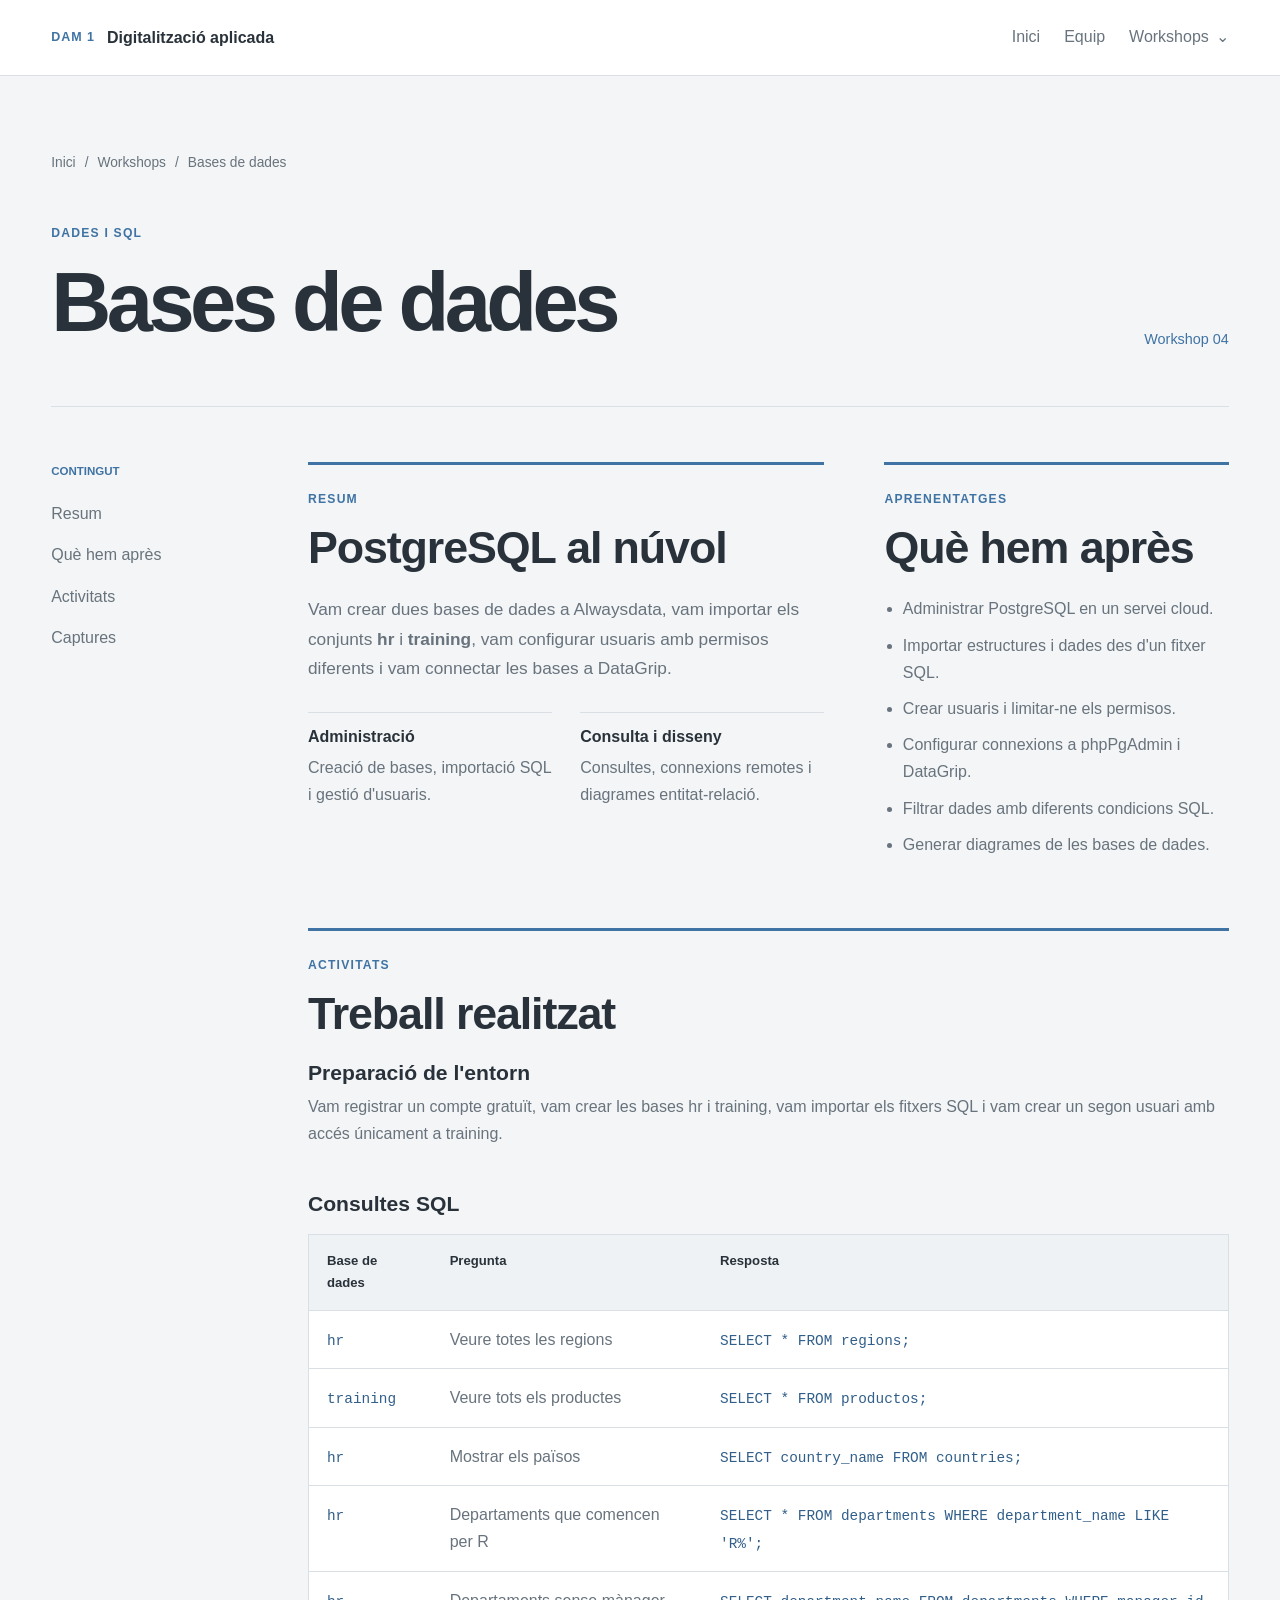
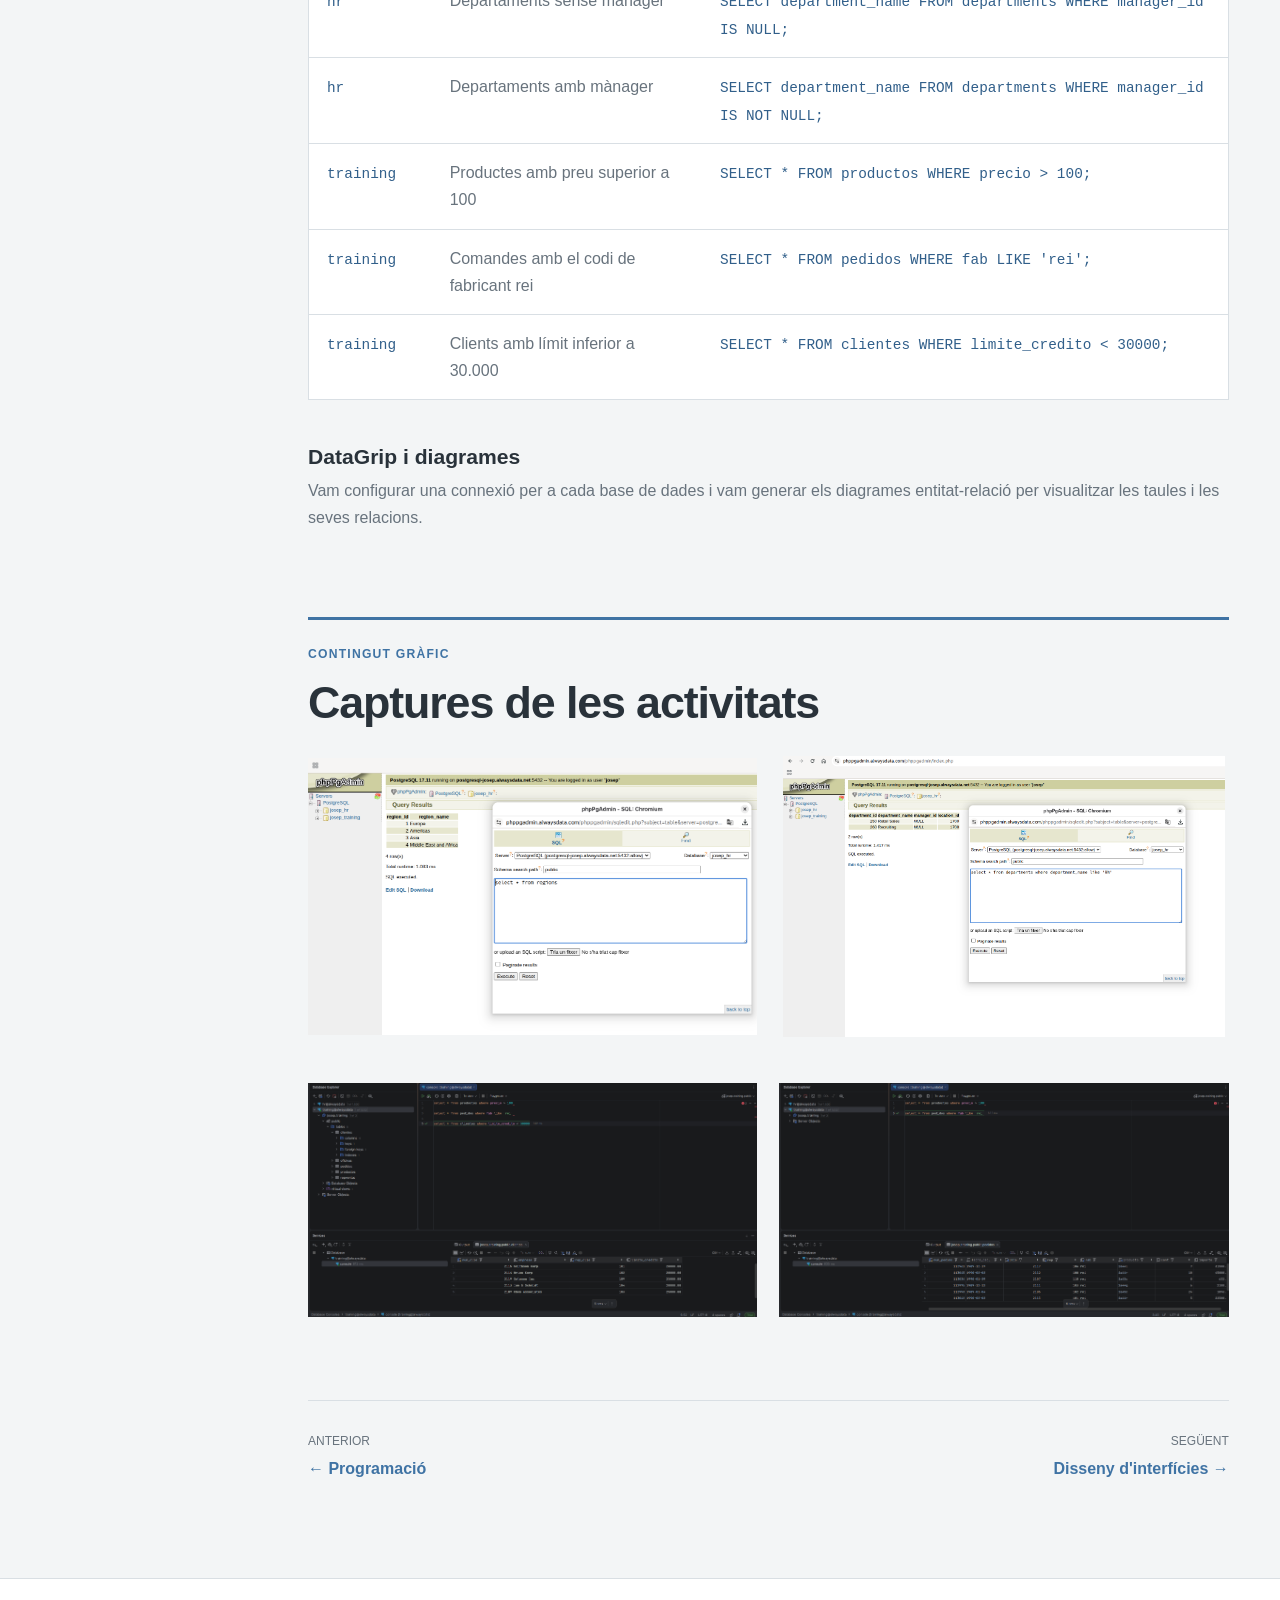
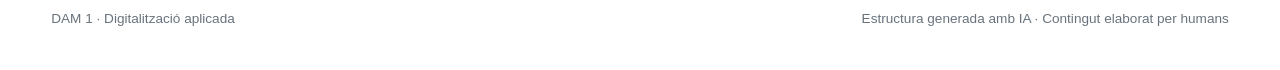
<file: workshops/base-dades.html>
<!doctype html>
<html lang="ca">
<head>
  <meta charset="UTF-8">
  <meta name="viewport" content="width=device-width, initial-scale=1.0">
  <meta name="description" content="Workshop de bases de dades amb PostgreSQL, Alwaysdata i DataGrip.">
  <title>Bases de dades · DAM 1</title>

  <link rel="icon" type="image/svg+xml" href="data:image/svg+xml,%3Csvg xmlns='http://www.w3.org/2000/svg' viewBox='0 0 64 64'%3E%3Crect width='64' height='64' rx='8' fill='%23ffffff'/%3E%3Cpath d='M17 19h14c10 0 16 5 16 13S41 45 31 45H17V19Zm10 7v12h4c5 0 8-2 8-6s-3-6-8-6h-4Z' fill='%233f73a4'/%3E%3C/svg%3E">
  <link rel="stylesheet" href="../assets/css/base.css">
  <link rel="stylesheet" href="../assets/css/navigation.css">
  <link rel="stylesheet" href="../assets/css/workshops.css">
  <link rel="stylesheet" href="../assets/css/responsive.css">
  <script src="../assets/js/main.js" defer></script>
</head>
<body>
  <!-- Capçalera compartida per totes les pàgines. -->
  <header class="site-header">
    <a class="brand" href="../index.html" aria-label="Anar a l'inici">
      <span class="brand-mark">DAM 1</span>
      <span>Digitalització aplicada</span>
    </a>

    <button class="menu-button" type="button" aria-expanded="false" aria-controls="main-nav">
      <span></span><span></span><span></span>
      <span class="sr-only">Obrir el menú</span>
    </button>

    <nav class="main-nav" id="main-nav" aria-label="Navegació principal">
      <a href="../index.html">Inici</a>
      <a href="../index.html#equip">Equip</a>
      <div class="nav-dropdown">
        <button class="dropdown-toggle" type="button" aria-expanded="false">
          Workshops <span aria-hidden="true">⌄</span>
        </button>
        <div class="dropdown-menu">
          <a href="sistemes-operatius.html"><span>01</span>Sistemes operatius</a>
          <a href="control-versions.html"><span>02</span>Control de versions</a>
          <a href="programacio.html"><span>03</span>Programació</a>
          <a class="active" href="base-dades.html"><span>04</span>Bases de dades</a>
          <a href="disseny-interficies.html"><span>05</span>Disseny d'interfícies</a>
          <a href="ia.html"><span>06</span>Intel·ligència artificial</a>
          <a href="ti-iot.html"><span>07</span>TI / IoT</a>
          <a href="conclusions.html"><span>08</span>Conclusions</a>
        </div>
      </div>
    </nav>
  </header>

  <main>
    <section class="workshop-hero">
      <div class="breadcrumbs">
        <a href="../index.html">Inici</a><span>/</span>
        <a href="../index.html#workshops">Workshops</a><span>/</span>
        <span>Bases de dades</span>
      </div>

      <div class="workshop-title">
        <div>
          <p class="eyebrow">Dades i SQL</p>
          <h1>Bases de dades</h1>
        </div>
        <span class="workshop-index">Workshop 04</span>
      </div>
    </section>

    <div class="workshop-layout">
      <aside class="side-index">
        <p>Contingut</p>
        <a href="#resum">Resum</a>
        <a href="#aprenentatges">Què hem après</a>
        <a href="#activitats">Activitats</a>
        <a href="#captures">Captures</a>
      </aside>

      <!-- Resum i aprenentatges apareixen junts; activitats ocupa tota l'amplada. -->
      <article class="workshop-content">
        <section class="content-section" id="resum">
          <p class="section-label">Resum</p>
          <h2>PostgreSQL al núvol</h2>
          <p class="lead">
            Vam crear dues bases de dades a Alwaysdata, vam importar els conjunts
            <strong>hr</strong> i <strong>training</strong>, vam configurar usuaris
            amb permisos diferents i vam connectar les bases a DataGrip.
          </p>

          <div class="summary-columns">
            <div>
              <h3>Administració</h3>
              <p>Creació de bases, importació SQL i gestió d'usuaris.</p>
            </div>
            <div>
              <h3>Consulta i disseny</h3>
              <p>Consultes, connexions remotes i diagrames entitat-relació.</p>
            </div>
          </div>
        </section>

        <section class="content-section" id="aprenentatges">
          <p class="section-label">Aprenentatges</p>
          <h2>Què hem après</h2>
          <ul class="content-list">
            <li>Administrar PostgreSQL en un servei cloud.</li>
            <li>Importar estructures i dades des d'un fitxer SQL.</li>
            <li>Crear usuaris i limitar-ne els permisos.</li>
            <li>Configurar connexions a phpPgAdmin i DataGrip.</li>
            <li>Filtrar dades amb diferents condicions SQL.</li>
            <li>Generar diagrames de les bases de dades.</li>
          </ul>
        </section>

        <section class="content-section" id="activitats">
          <p class="section-label">Activitats</p>
          <h2>Treball realitzat</h2>

          <div class="activity-section">
            <h3>Preparació de l'entorn</h3>
            <p>
              Vam registrar un compte gratuït, vam crear les bases hr i training,
              vam importar els fitxers SQL i vam crear un segon usuari amb accés
              únicament a training.
            </p>
          </div>

          <div class="activity-section">
            <h3>Consultes SQL</h3>
            <div class="table-wrap">
              <table class="content-table">
                <thead><tr><th>Base de dades</th><th>Pregunta</th><th>Resposta</th></tr></thead>
                <tbody>
                  <tr><td><code>hr</code></td><td>Veure totes les regions</td><td><code>SELECT * FROM regions;</code></td></tr>
                  <tr><td><code>training</code></td><td>Veure tots els productes</td><td><code>SELECT * FROM productos;</code></td></tr>
                  <tr><td><code>hr</code></td><td>Mostrar els països</td><td><code>SELECT country_name FROM countries;</code></td></tr>
                  <tr><td><code>hr</code></td><td>Departaments que comencen per R</td><td><code>SELECT * FROM departments WHERE department_name LIKE 'R%';</code></td></tr>
                  <tr><td><code>hr</code></td><td>Departaments sense mànager</td><td><code>SELECT department_name FROM departments WHERE manager_id IS NULL;</code></td></tr>
                  <tr><td><code>hr</code></td><td>Departaments amb mànager</td><td><code>SELECT department_name FROM departments WHERE manager_id IS NOT NULL;</code></td></tr>
                  <tr><td><code>training</code></td><td>Productes amb preu superior a 100</td><td><code>SELECT * FROM productos WHERE precio &gt; 100;</code></td></tr>
                  <tr><td><code>training</code></td><td>Comandes amb el codi de fabricant rei</td><td><code>SELECT * FROM pedidos WHERE fab LIKE 'rei';</code></td></tr>
                  <tr><td><code>training</code></td><td>Clients amb límit inferior a 30.000</td><td><code>SELECT * FROM clientes WHERE limite_credito &lt; 30000;</code></td></tr>
                </tbody>
              </table>
            </div>
          </div>

          <div class="activity-section">
            <h3>DataGrip i diagrames</h3>
            <p>
              Vam configurar una connexió per a cada base de dades i vam generar
              els diagrames entitat-relació per visualitzar les taules i les seves relacions.
            </p>
          </div>
        </section>

        <!-- GALERIA: substitueix cada placeholder per una etiqueta <img>. -->
        <section class="content-section" id="captures">
          <p class="section-label">Contingut gràfic</p>
          <h2>Captures de les activitats</h2>

          <div class="capture-grid">
            <figure class="capture-item">
              <img src="../assets/img/BaseDatosCap2.png" alt="Captura de la primera actividad de bases de dades">
            </figure>

            <figure class="capture-item">
              <img src="../assets/img/BaseDatosCap3.png" alt="Captura de la primera actividad de bases de dades">
            </figure>

            <figure class="capture-item">
              <img src="../assets/img/BaseDatosCap1.png" alt="Captura de la primera actividad de bases de dades">
            </figure>

            <figure class="capture-item">
              <img src="../assets/img/BaseDatosCap4.png" alt="Captura de la primera actividad de bases de dades">
            </figure>
          </div>
        </section>

        <nav class="page-navigation" aria-label="Navegació entre workshops">
          <a href="programacio.html"><span>Anterior</span><strong>← Programació</strong></a>
          <a href="disseny-interficies.html"><span>Següent</span><strong>Disseny d'interfícies →</strong></a>
        </nav>
      </article>
    </div>
  </main>

  <footer class="site-footer">
    <p>DAM 1 · Digitalització aplicada</p>
    <p>Estructura generada amb IA · Contingut elaborat per humans</p>
  </footer>
</body>
</html>
</file>
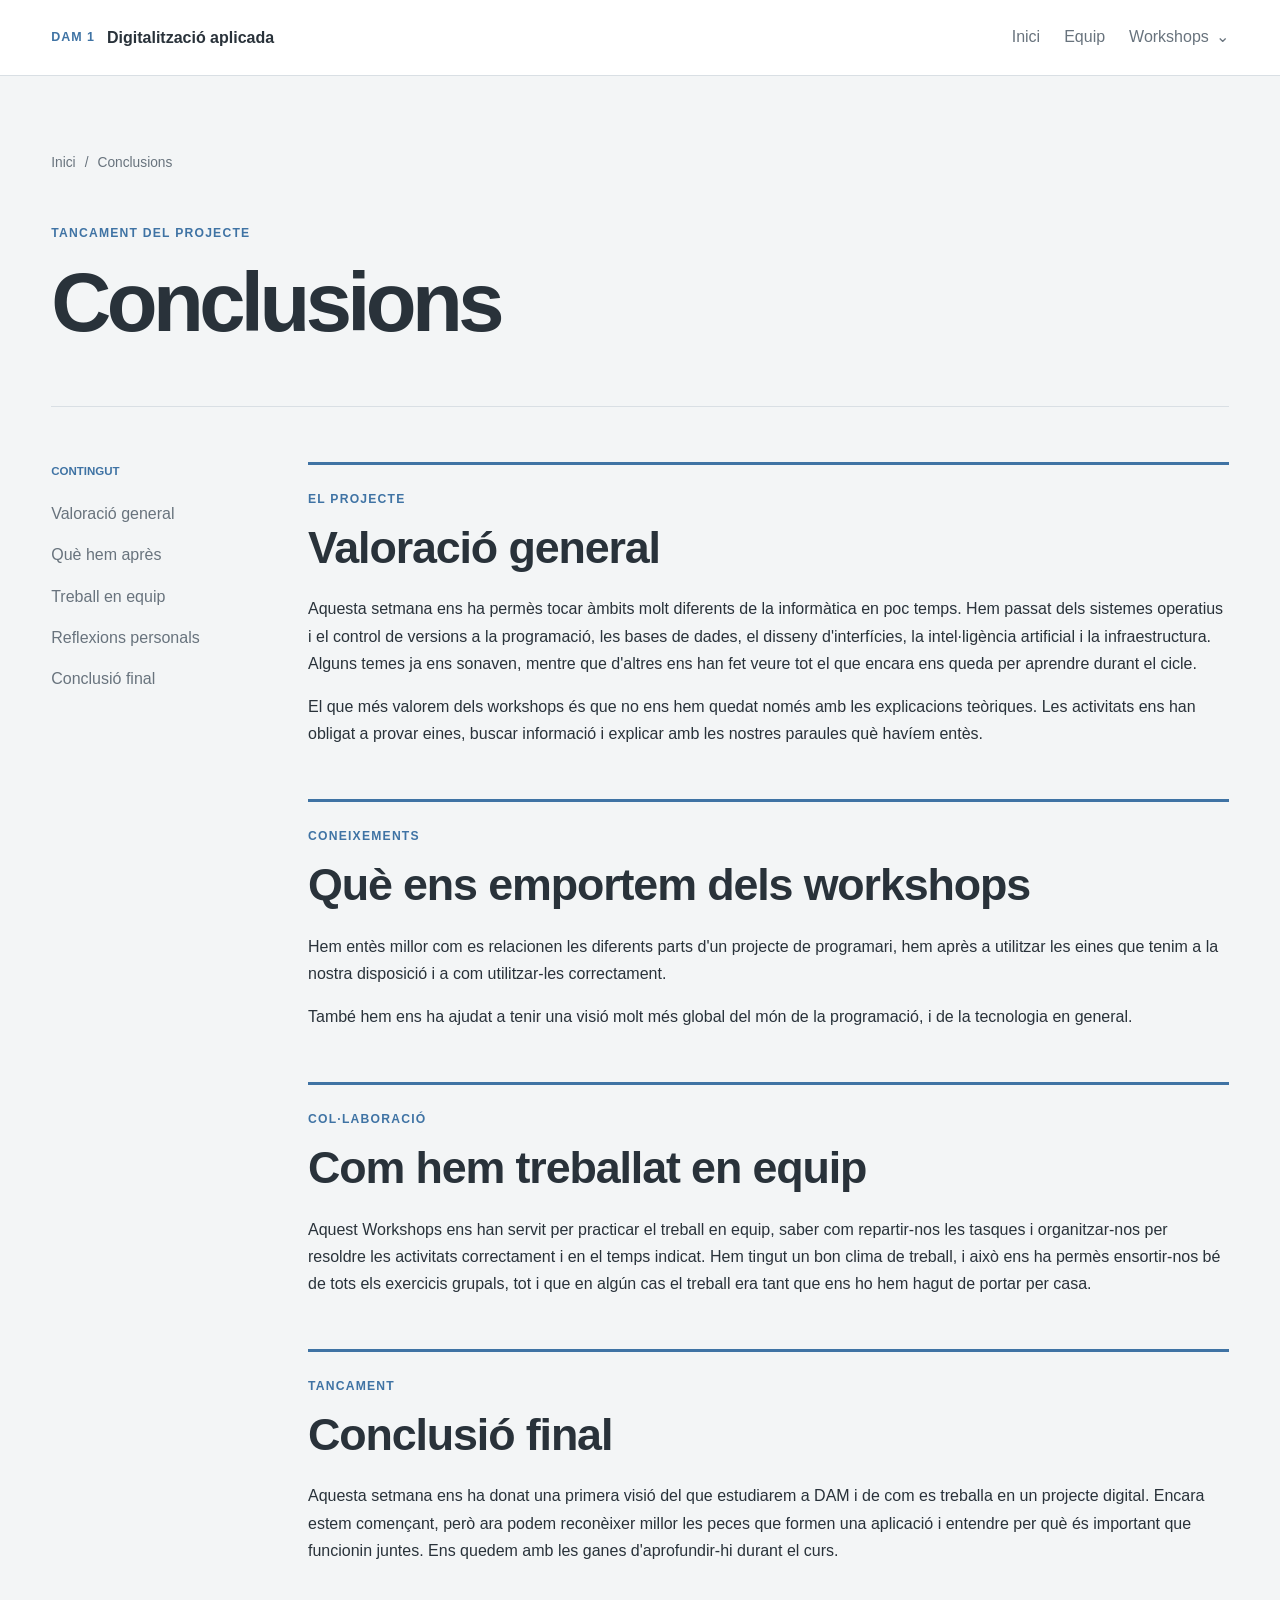
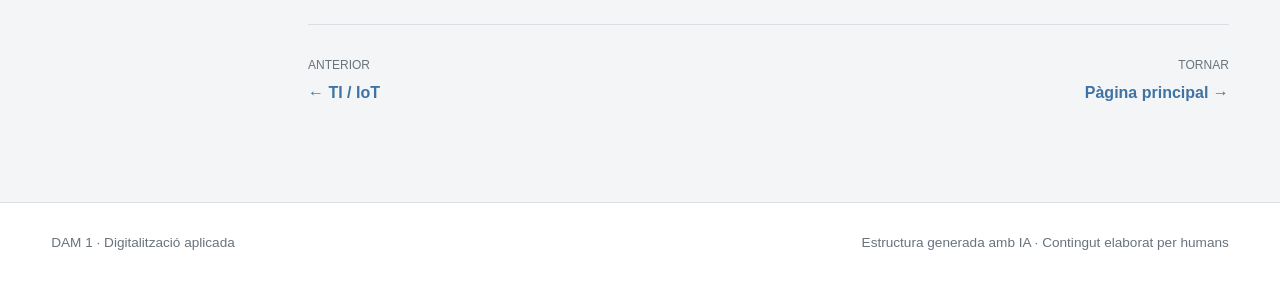
<file: workshops/conclusions.html>
<!doctype html>
<html lang="ca">
<head>
  <meta charset="UTF-8">
  <meta name="viewport" content="width=device-width, initial-scale=1.0">
  <meta name="description" content="Conclusions del projecte de Digitalització aplicada de DAM 1.">
  <title>Conclusions · DAM 1</title>

  <link rel="stylesheet" href="../assets/css/base.css">
  <link rel="stylesheet" href="../assets/css/navigation.css">
  <link rel="stylesheet" href="../assets/css/workshops.css">
  <link rel="stylesheet" href="../assets/css/responsive.css">
  <script src="../assets/js/main.js" defer></script>

  <!-- Estils específics de la pàgina de conclusions. -->
  <style>
    .conclusion-content {
      display: block;
    }

    .conclusion-content .content-section {
      max-width: 950px;
    }

    .conclusion-content .content-section + .content-section {
      margin-top: 52px;
    }

    .conclusion-content .summary-columns {
      margin-top: 24px;
    }

    .conclusion-content .page-navigation {
      margin-top: 60px;
    }
  </style>
</head>

<body>
  <header class="site-header">
    <a class="brand" href="../index.html" aria-label="Anar a l'inici">
      <span class="brand-mark">DAM 1</span>
      <span>Digitalització aplicada</span>
    </a>

    <button class="menu-button" type="button" aria-expanded="false" aria-controls="main-nav">
      <span></span><span></span><span></span>
      <span class="sr-only">Obrir el menú</span>
    </button>

    <nav class="main-nav" id="main-nav" aria-label="Navegació principal">
      <a href="../index.html">Inici</a>
      <a href="../index.html#equip">Equip</a>

      <div class="nav-dropdown">
        <button class="dropdown-toggle" type="button" aria-expanded="false">
          Workshops <span aria-hidden="true">⌄</span>
        </button>

        <div class="dropdown-menu">
          <a href="sistemes-operatius.html"><span>01</span>Sistemes operatius</a>
          <a href="control-versions.html"><span>02</span>Control de versions</a>
          <a href="programacio.html"><span>03</span>Programació</a>
          <a href="base-dades.html"><span>04</span>Bases de dades</a>
          <a href="disseny-interficies.html"><span>05</span>Disseny d'interfícies</a>
          <a href="ia.html"><span>06</span>Intel·ligència artificial</a>
          <a href="ti-iot.html"><span>07</span>TI / IoT</a>
          <a class="active" href="conclusions.html"><span>08</span>Conclusions</a>
        </div>
      </div>
    </nav>
  </header>

  <main>
    <section class="workshop-hero">
      <div class="breadcrumbs">
        <a href="../index.html">Inici</a>
        <span>/</span>
        <span>Conclusions</span>
      </div>

      <div class="workshop-title">
        <div>
          <p class="eyebrow">Tancament del projecte</p>
          <h1>Conclusions</h1>
        </div>
      </div>
    </section>

    <div class="workshop-layout">
      <aside class="side-index">
        <p>Contingut</p>
        <a href="#valoracio">Valoració general</a>
        <a href="#aprenentatges">Què hem après</a>
        <a href="#equip">Treball en equip</a>
        <a href="#reflexions">Reflexions personals</a>
        <a href="#conclusio-final">Conclusió final</a>
      </aside>

      <article class="workshop-content conclusion-content">
        <!-- Reviseu aquest text segons la vostra experiència real. -->
        <section class="content-section" id="valoracio">
          <p class="section-label">El projecte</p>
          <h2>Valoració general</h2>

          <p>
            Aquesta setmana ens ha permès tocar àmbits molt diferents de la
            informàtica en poc temps. Hem passat dels sistemes operatius i el
            control de versions a la programació, les bases de dades, el disseny
            d'interfícies, la intel·ligència artificial i la infraestructura.
            Alguns temes ja ens sonaven, mentre que d'altres ens han fet veure
            tot el que encara ens queda per aprendre durant el cicle.
          </p>

          <p>
            El que més valorem dels workshops és que no ens hem quedat només
            amb les explicacions teòriques. Les activitats ens han obligat
            a provar eines, buscar informació i explicar amb les nostres
            paraules què havíem entès.
          </p>
        </section>

        <section class="content-section" id="aprenentatges">
          <p class="section-label">Coneixements</p>
          <h2>Què ens emportem dels workshops</h2>

          <p>
            Hem entès millor com es relacionen les diferents parts d'un projecte de programari, 
            hem après a utilitzar les eines que tenim a la nostra disposició i a com utilitzar-les correctament.
          </p>

          <p>
            També hem ens ha ajudat a tenir una visió molt més global del món de la programació, 
            i de la tecnologia en general.
          </p>
        </section>

        <section class="content-section" id="equip">
          <p class="section-label">Col·laboració</p>
          <h2>Com hem treballat en equip</h2>

          <p>
            Aquest Workshops ens han servit per practicar el treball en equip, 
            saber com repartir-nos les tasques i organitzar-nos per resoldre les 
            activitats correctament i en el temps indicat. Hem tingut un bon 
            clima de treball, i això ens ha permès ensortir-nos bé de tots els 
            exercicis grupals, tot i que en algún cas el treball era tant que 
            ens ho hem hagut de portar per casa.
          </p>
        </section>

        <section class="content-section" id="conclusio-final">
          <p class="section-label">Tancament</p>
          <h2>Conclusió final</h2>

          <p>
            Aquesta setmana ens ha donat una primera visió del que estudiarem
            a DAM i de com es treballa en un projecte digital. Encara estem
            començant, però ara podem reconèixer millor les peces que formen
            una aplicació i entendre per què és important que funcionin juntes.
            Ens quedem amb les ganes d'aprofundir-hi durant el curs.
          </p>
        </section>

        <nav class="page-navigation" aria-label="Navegació entre pàgines">
          <a href="ti-iot.html">
            <span>Anterior</span>
            <strong>← TI / IoT</strong>
          </a>

          <a href="../index.html">
            <span>Tornar</span>
            <strong>Pàgina principal →</strong>
          </a>
        </nav>
      </article>
    </div>
  </main>

  <footer class="site-footer">
    <p>DAM 1 · Digitalització aplicada</p>
    <p>Estructura generada amb IA · Contingut elaborat per humans</p>
  </footer>
</body>
</html>
</file>
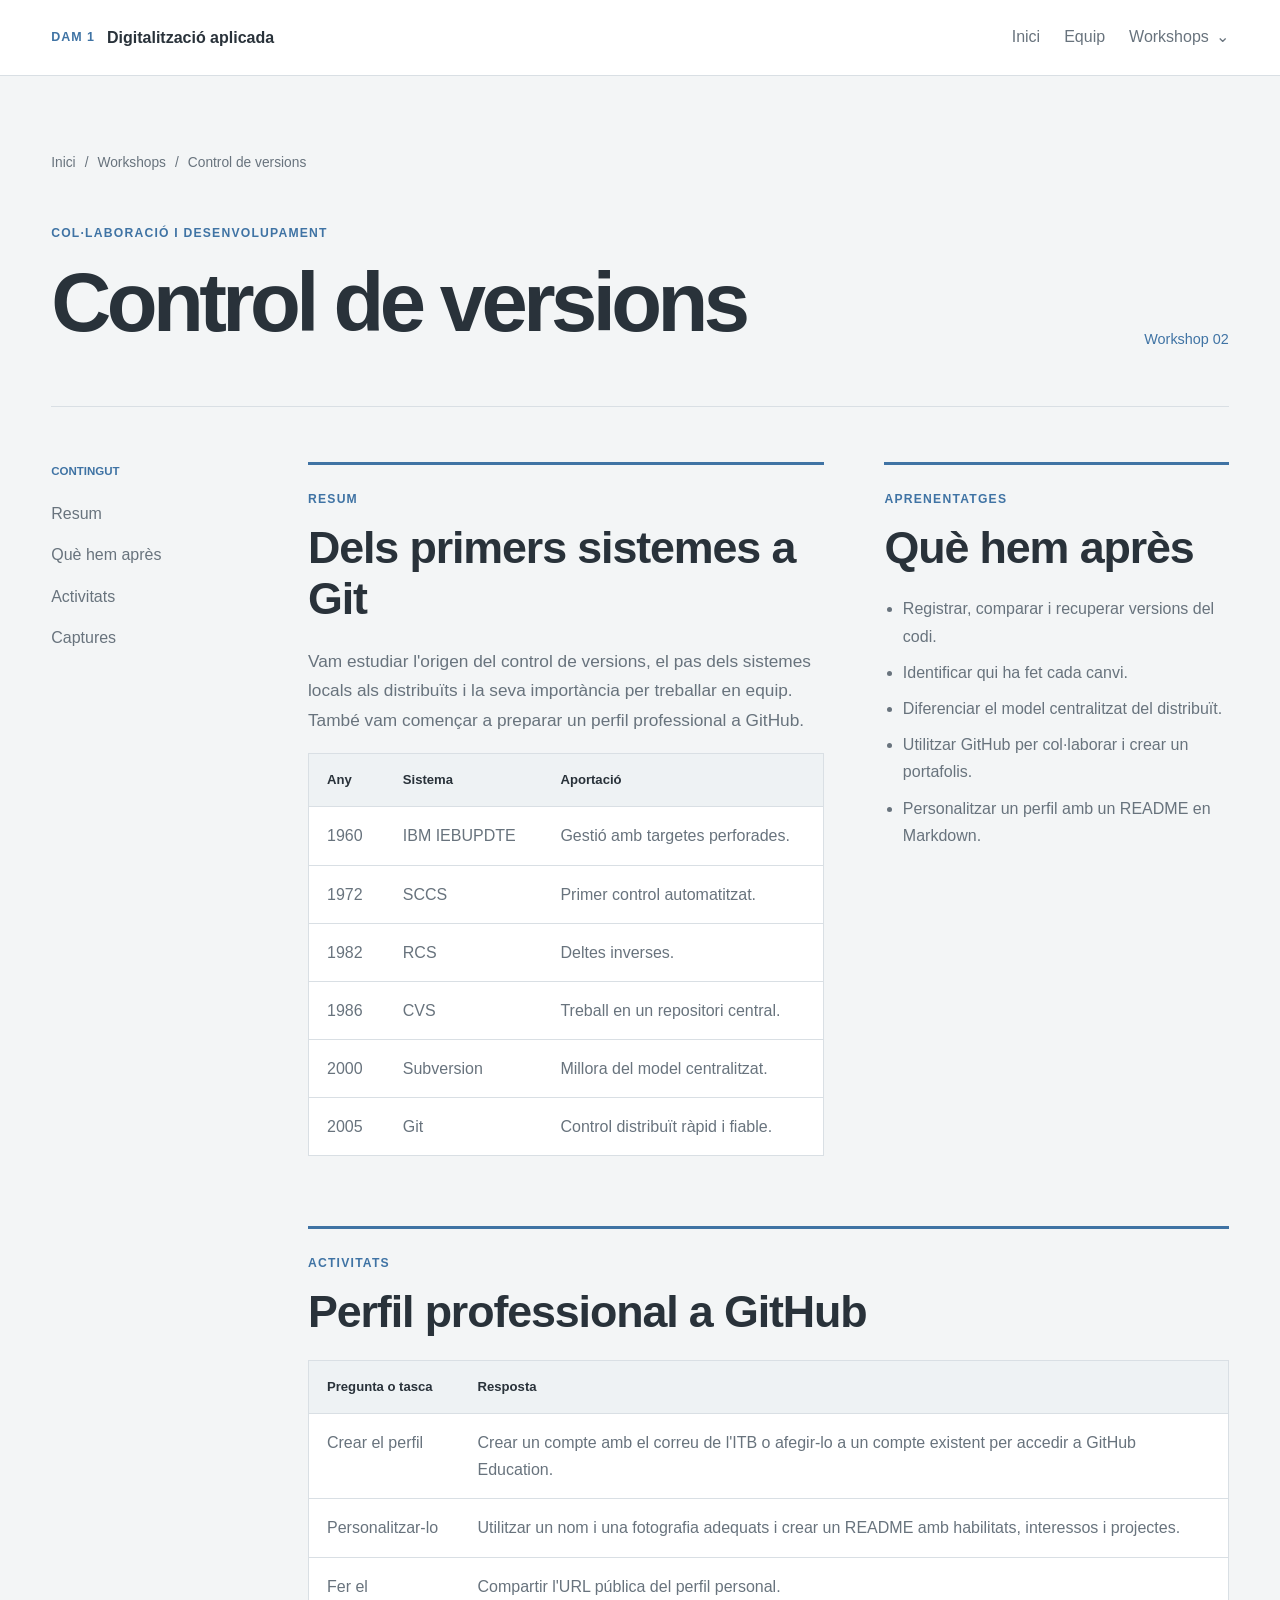
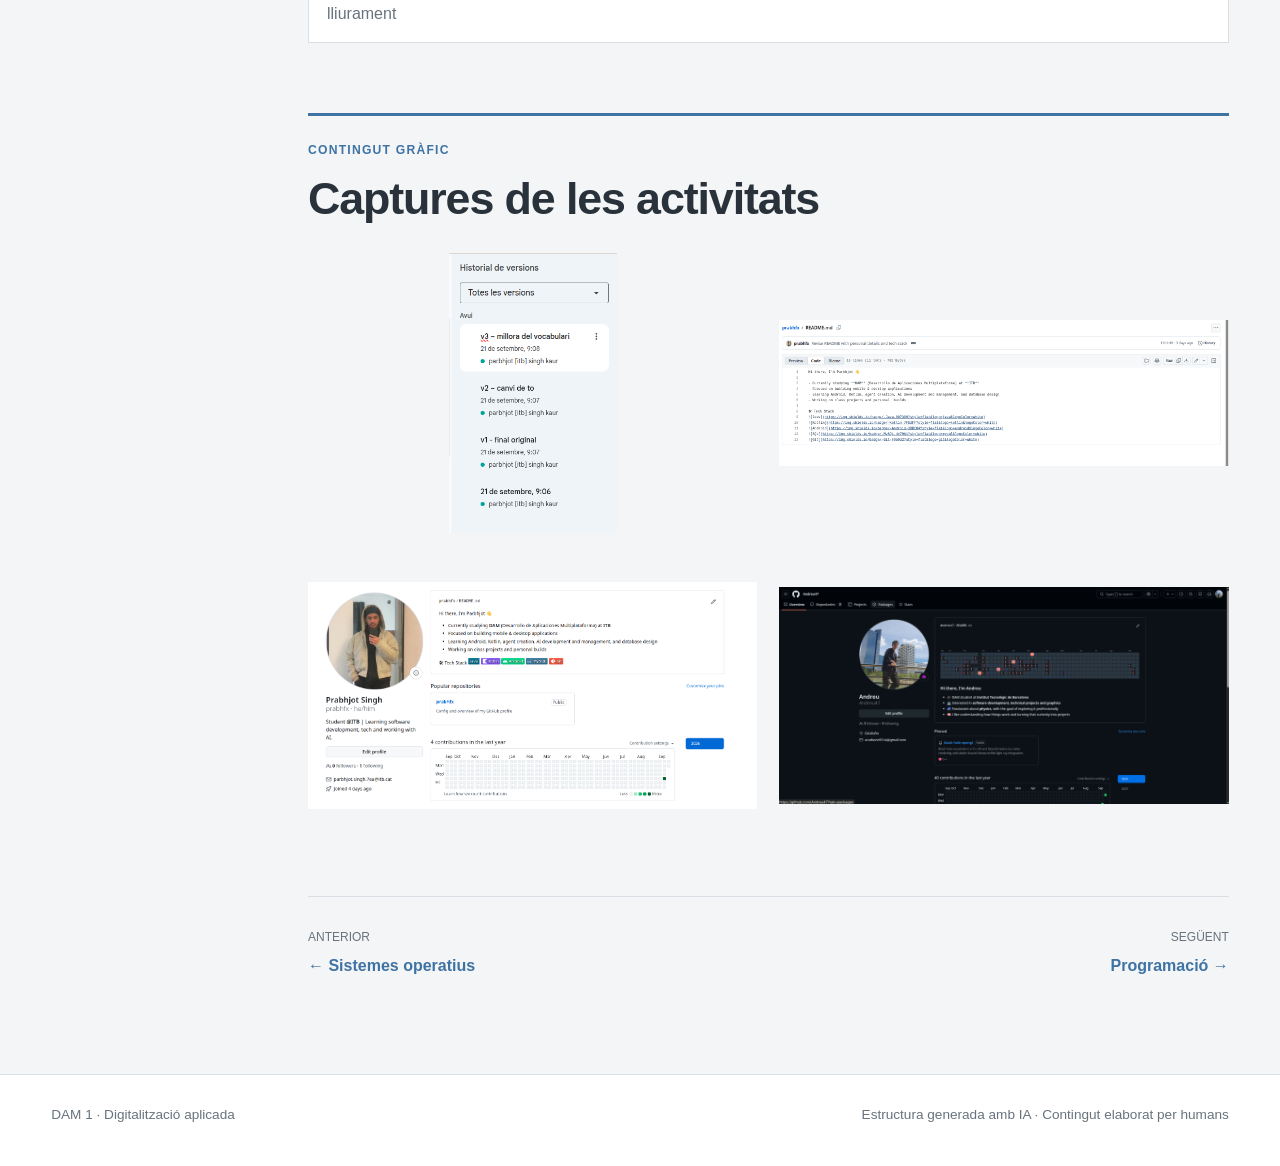
<file: workshops/control-versions.html>
<!doctype html>
<html lang="ca">
<head>
  <meta charset="UTF-8">
  <meta name="viewport" content="width=device-width, initial-scale=1.0">
  <meta name="description" content="Workshop sobre l'evolució del control de versions i GitHub.">
  <title>Control de versions · DAM 1</title>

  <link rel="icon" type="image/svg+xml" href="data:image/svg+xml,%3Csvg xmlns='http://www.w3.org/2000/svg' viewBox='0 0 64 64'%3E%3Crect width='64' height='64' rx='8' fill='%23ffffff'/%3E%3Cpath d='M17 19h14c10 0 16 5 16 13S41 45 31 45H17V19Zm10 7v12h4c5 0 8-2 8-6s-3-6-8-6h-4Z' fill='%233f73a4'/%3E%3C/svg%3E">
  <link rel="stylesheet" href="../assets/css/base.css">
  <link rel="stylesheet" href="../assets/css/navigation.css">
  <link rel="stylesheet" href="../assets/css/workshops.css">
  <link rel="stylesheet" href="../assets/css/responsive.css">
  <script src="../assets/js/main.js" defer></script>
</head>
<body>
  <!-- Capçalera compartida per totes les pàgines. -->
  <header class="site-header">
    <a class="brand" href="../index.html" aria-label="Anar a l'inici">
      <span class="brand-mark">DAM 1</span>
      <span>Digitalització aplicada</span>
    </a>

    <button class="menu-button" type="button" aria-expanded="false" aria-controls="main-nav">
      <span></span><span></span><span></span>
      <span class="sr-only">Obrir el menú</span>
    </button>

    <nav class="main-nav" id="main-nav" aria-label="Navegació principal">
      <a href="../index.html">Inici</a>
      <a href="../index.html#equip">Equip</a>
      <div class="nav-dropdown">
        <button class="dropdown-toggle" type="button" aria-expanded="false">
          Workshops <span aria-hidden="true">⌄</span>
        </button>
        <div class="dropdown-menu">
          <a href="sistemes-operatius.html"><span>01</span>Sistemes operatius</a>
          <a class="active" href="control-versions.html"><span>02</span>Control de versions</a>
          <a href="programacio.html"><span>03</span>Programació</a>
          <a href="base-dades.html"><span>04</span>Bases de dades</a>
          <a href="disseny-interficies.html"><span>05</span>Disseny d'interfícies</a>
          <a href="ia.html"><span>06</span>Intel·ligència artificial</a>
          <a href="ti-iot.html"><span>07</span>TI / IoT</a>
          <a href="conclusions.html"><span>08</span>Conclusions</a>
        </div>
      </div>
    </nav>
  </header>

  <main>
    <section class="workshop-hero">
      <div class="breadcrumbs">
        <a href="../index.html">Inici</a><span>/</span>
        <a href="../index.html#workshops">Workshops</a><span>/</span>
        <span>Control de versions</span>
      </div>

      <div class="workshop-title">
        <div>
          <p class="eyebrow">Col·laboració i desenvolupament</p>
          <h1>Control de versions</h1>
        </div>
        <span class="workshop-index">Workshop 02</span>
      </div>
    </section>

    <div class="workshop-layout">
      <aside class="side-index">
        <p>Contingut</p>
        <a href="#resum">Resum</a>
        <a href="#aprenentatges">Què hem après</a>
        <a href="#activitats">Activitats</a>
        <a href="#captures">Captures</a>
      </aside>

      <!-- Resum i aprenentatges apareixen junts; activitats ocupa tota l'amplada. -->
      <article class="workshop-content">
        <section class="content-section" id="resum">
          <p class="section-label">Resum</p>
          <h2>Dels primers sistemes a Git</h2>
          <p class="lead">
            Vam estudiar l'origen del control de versions, el pas dels sistemes locals
            als distribuïts i la seva importància per treballar en equip. També vam
            començar a preparar un perfil professional a GitHub.
          </p>

          <div class="table-wrap">
            <table class="content-table">
              <thead><tr><th>Any</th><th>Sistema</th><th>Aportació</th></tr></thead>
              <tbody>
                <tr><td>1960</td><td>IBM IEBUPDTE</td><td>Gestió amb targetes perforades.</td></tr>
                <tr><td>1972</td><td>SCCS</td><td>Primer control automatitzat.</td></tr>
                <tr><td>1982</td><td>RCS</td><td>Deltes inverses.</td></tr>
                <tr><td>1986</td><td>CVS</td><td>Treball en un repositori central.</td></tr>
                <tr><td>2000</td><td>Subversion</td><td>Millora del model centralitzat.</td></tr>
                <tr><td>2005</td><td>Git</td><td>Control distribuït ràpid i fiable.</td></tr>
              </tbody>
            </table>
          </div>
        </section>

        <section class="content-section" id="aprenentatges">
          <p class="section-label">Aprenentatges</p>
          <h2>Què hem après</h2>
          <ul class="content-list">
            <li>Registrar, comparar i recuperar versions del codi.</li>
            <li>Identificar qui ha fet cada canvi.</li>
            <li>Diferenciar el model centralitzat del distribuït.</li>
            <li>Utilitzar GitHub per col·laborar i crear un portafolis.</li>
            <li>Personalitzar un perfil amb un README en Markdown.</li>
          </ul>
        </section>

        <section class="content-section" id="activitats">
          <p class="section-label">Activitats</p>
          <h2>Perfil professional a GitHub</h2>

          <div class="table-wrap">
            <table class="content-table">
              <thead><tr><th>Pregunta o tasca</th><th>Resposta</th></tr></thead>
              <tbody>
                <tr><td>Crear el perfil</td><td>Crear un compte amb el correu de l'ITB o afegir-lo a un compte existent per accedir a GitHub Education.</td></tr>
                <tr><td>Personalitzar-lo</td><td>Utilitzar un nom i una fotografia adequats i crear un README amb habilitats, interessos i projectes.</td></tr>
                <tr><td>Fer el lliurament</td><td>Compartir l'URL pública del perfil personal.</td></tr>
              </tbody>
            </table>
          </div>
        </section>

        <!-- GALERIA: substitueix cada placeholder per una etiqueta <img>. -->
        <section class="content-section" id="captures">
          <p class="section-label">Contingut gràfic</p>
          <h2>Captures de les activitats</h2>

          <div class="capture-grid">
            <figure class="capture-item">
              <img src="../assets/img/VersionsCap1.png" alt="Captura de la primera actividad de bases de dades">
            </figure>

            <figure class="capture-item">
              <img src="../assets/img/VersionsCap2.png" alt="Captura de la primera actividad de bases de dades">
            </figure>

            <figure class="capture-item">
              <img src="../assets/img/VersionsCap3.png" alt="Captura de la primera actividad de bases de dades">
            </figure>

            <figure class="capture-item">
              <img src="../assets/img/Versions4.png" alt="Captura de la primera actividad de bases de dades">
            </figure>
          </div>
        </section>

        <nav class="page-navigation" aria-label="Navegació entre workshops">
          <a href="sistemes-operatius.html"><span>Anterior</span><strong>← Sistemes operatius</strong></a>
          <a href="programacio.html"><span>Següent</span><strong>Programació →</strong></a>
        </nav>
      </article>
    </div>
  </main>

  <footer class="site-footer">
    <p>DAM 1 · Digitalització aplicada</p>
    <p>Estructura generada amb IA · Contingut elaborat per humans</p>
  </footer>
</body>
</html>
</file>
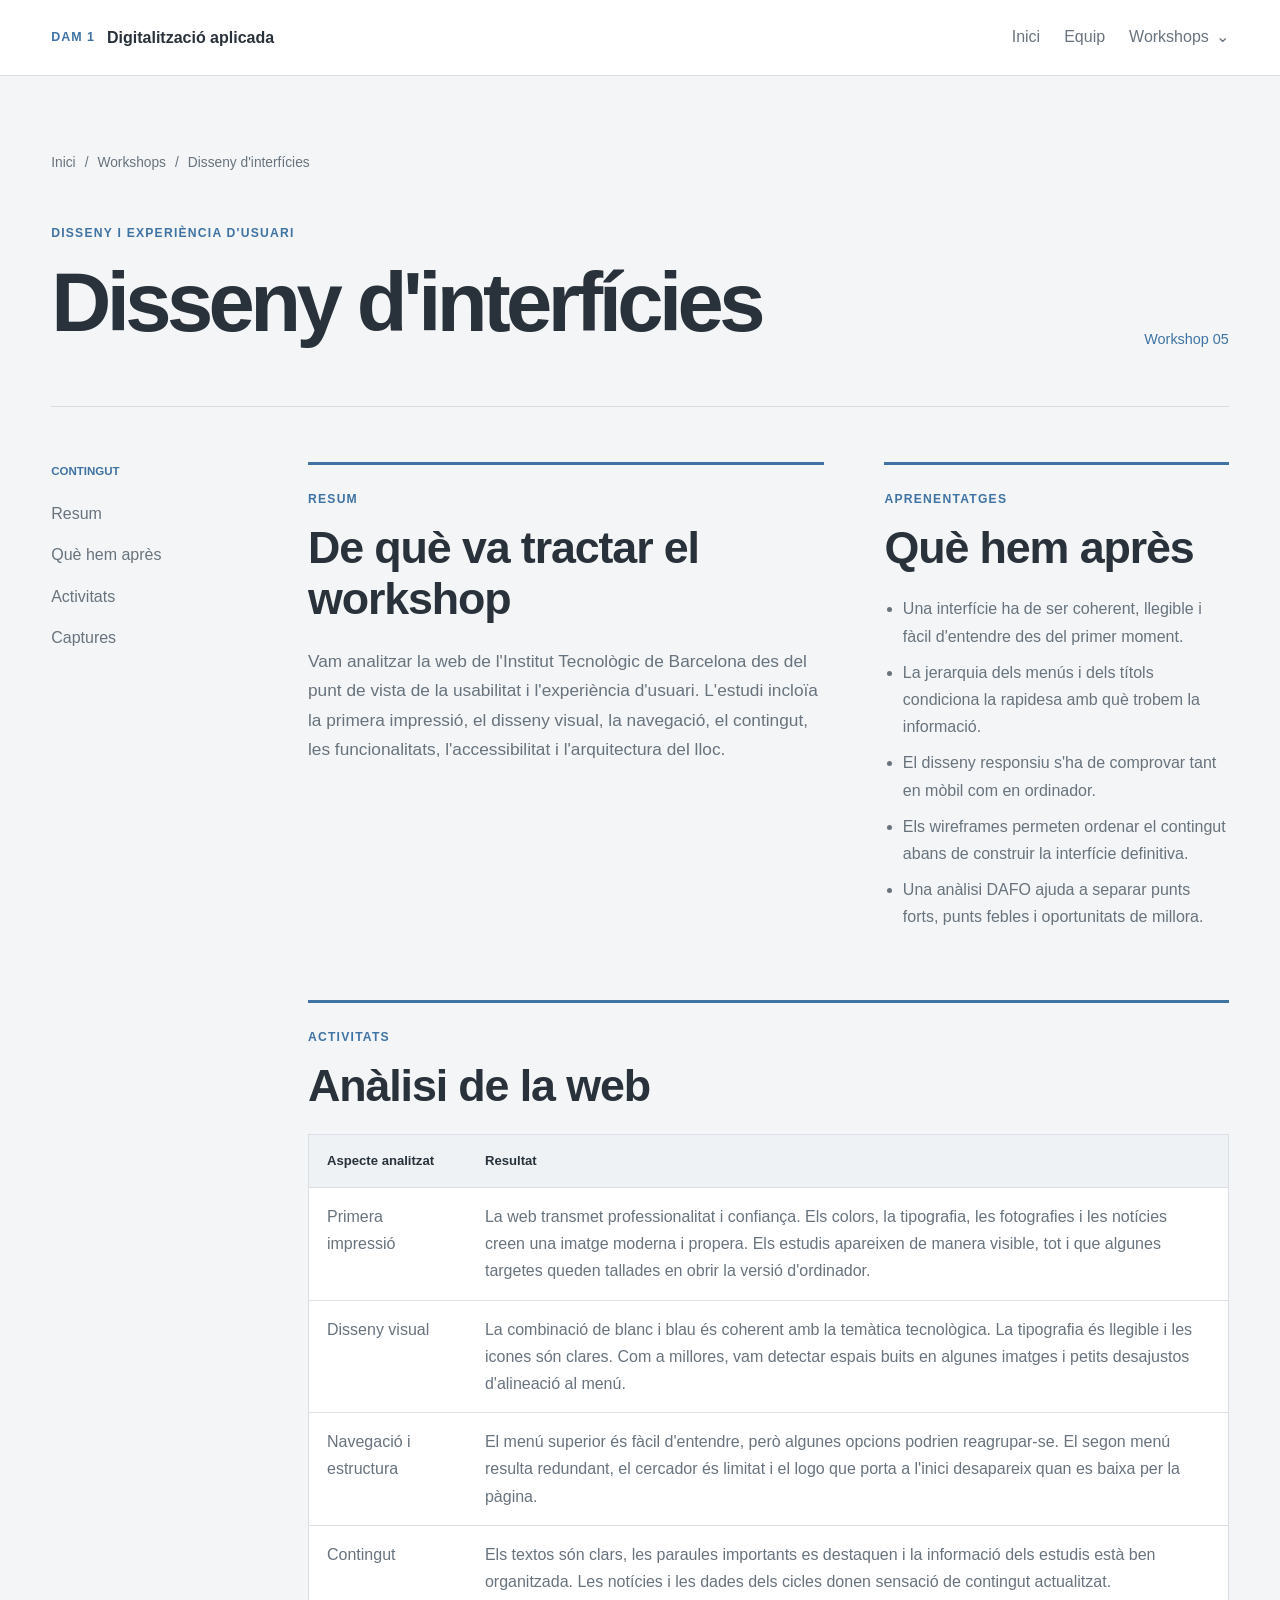
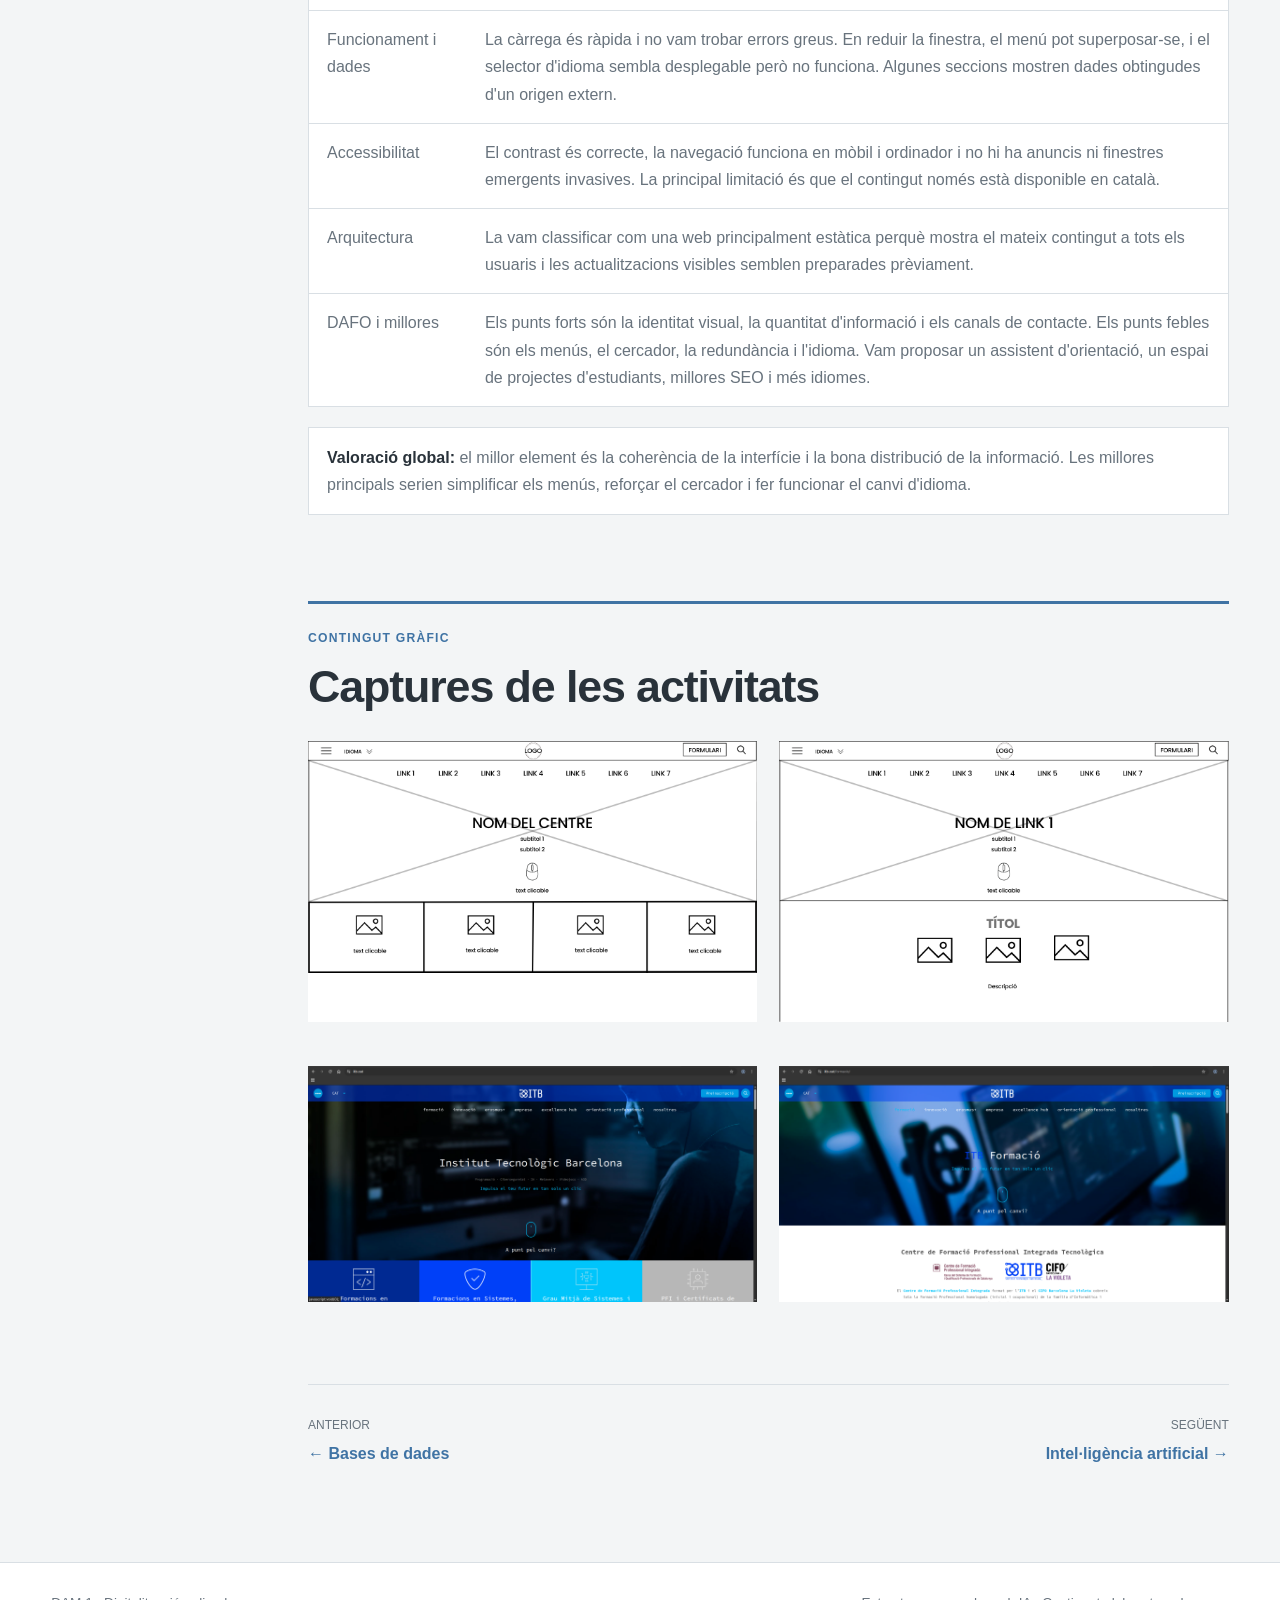
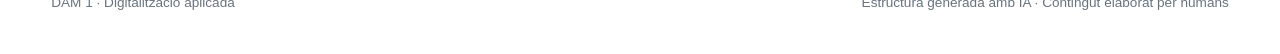
<file: workshops/disseny-interficies.html>
<!doctype html>
<html lang="ca">
<head>
  <meta charset="UTF-8">
  <meta name="viewport" content="width=device-width, initial-scale=1.0">
  <meta name="description" content="Workshop de disseny d'interfícies del projecte DAM 1.">
  <title>Disseny d'interfícies · DAM 1</title>

  <link rel="icon" type="image/svg+xml" href="data:image/svg+xml,%3Csvg xmlns='http://www.w3.org/2000/svg' viewBox='0 0 64 64'%3E%3Crect width='64' height='64' rx='8' fill='%23ffffff'/%3E%3Cpath d='M17 19h14c10 0 16 5 16 13S41 45 31 45H17V19Zm10 7v12h4c5 0 8-2 8-6s-3-6-8-6h-4Z' fill='%233f73a4'/%3E%3C/svg%3E">
  <link rel="stylesheet" href="../assets/css/base.css">
  <link rel="stylesheet" href="../assets/css/navigation.css">
  <link rel="stylesheet" href="../assets/css/workshops.css">
  <link rel="stylesheet" href="../assets/css/responsive.css">
  <script src="../assets/js/main.js" defer></script>
</head>
<body>
  <!-- Capçalera compartida per totes les pàgines. -->
  <header class="site-header">
    <a class="brand" href="../index.html" aria-label="Anar a l'inici">
      <span class="brand-mark">DAM 1</span>
      <span>Digitalització aplicada</span>
    </a>

    <button class="menu-button" type="button" aria-expanded="false" aria-controls="main-nav">
      <span></span><span></span><span></span>
      <span class="sr-only">Obrir el menú</span>
    </button>

    <nav class="main-nav" id="main-nav" aria-label="Navegació principal">
      <a href="../index.html">Inici</a>
      <a href="../index.html#equip">Equip</a>
      <div class="nav-dropdown">
        <button class="dropdown-toggle" type="button" aria-expanded="false">
          Workshops <span aria-hidden="true">⌄</span>
        </button>
        <div class="dropdown-menu">
          <a href="sistemes-operatius.html"><span>01</span>Sistemes operatius</a>
          <a href="control-versions.html"><span>02</span>Control de versions</a>
          <a href="programacio.html"><span>03</span>Programació</a>
          <a href="base-dades.html"><span>04</span>Bases de dades</a>
          <a class="active" href="disseny-interficies.html"><span>05</span>Disseny d'interfícies</a>
          <a href="ia.html"><span>06</span>Intel·ligència artificial</a>
          <a href="ti-iot.html"><span>07</span>TI / IoT</a>
          <a href="conclusions.html"><span>08</span>Conclusions</a>
        </div>
      </div>
    </nav>
  </header>

  <main>
    <section class="workshop-hero">
      <div class="breadcrumbs">
        <a href="../index.html">Inici</a><span>/</span>
        <a href="../index.html#workshops">Workshops</a><span>/</span>
        <span>Disseny d'interfícies</span>
      </div>

      <div class="workshop-title">
        <div>
          <p class="eyebrow">Disseny i experiència d'usuari</p>
          <h1>Disseny d'interfícies</h1>
        </div>
        <span class="workshop-index">Workshop 05</span>
      </div>
    </section>

    <div class="workshop-layout">
      <aside class="side-index">
        <p>Contingut</p>
        <a href="#resum">Resum</a>
        <a href="#aprenentatges">Què hem après</a>
        <a href="#activitats">Activitats</a>
        <a href="#captures">Captures</a>
      </aside>

      <!-- Resum i aprenentatges apareixen junts; activitats ocupa tota l'amplada. -->
      <article class="workshop-content">
        <section class="content-section" id="resum">
          <p class="section-label">Resum</p>
          <h2>De què va tractar el workshop</h2>
          <p class="lead">Vam analitzar la web de l'Institut Tecnològic de Barcelona des del punt de vista de la usabilitat i l'experiència d'usuari. L'estudi incloïa la primera impressió, el disseny visual, la navegació, el contingut, les funcionalitats, l'accessibilitat i l'arquitectura del lloc.</p>
        </section>

        <section class="content-section" id="aprenentatges">
          <p class="section-label">Aprenentatges</p>
          <h2>Què hem après</h2>
          <ul class="content-list">
            <li>Una interfície ha de ser coherent, llegible i fàcil d'entendre des del primer moment.</li>
            <li>La jerarquia dels menús i dels títols condiciona la rapidesa amb què trobem la informació.</li>
            <li>El disseny responsiu s'ha de comprovar tant en mòbil com en ordinador.</li>
            <li>Els wireframes permeten ordenar el contingut abans de construir la interfície definitiva.</li>
            <li>Una anàlisi DAFO ajuda a separar punts forts, punts febles i oportunitats de millora.</li>
          </ul>
        </section>

        <section class="content-section" id="activitats">
          <p class="section-label">Activitats</p>
          <h2>Anàlisi de la web</h2>
          <div class="table-wrap">
            <table class="content-table">
              <thead><tr><th>Aspecte analitzat</th><th>Resultat</th></tr></thead>
              <tbody>
                <tr>
                  <td>Primera impressió</td>
                  <td>La web transmet professionalitat i confiança. Els colors, la tipografia, les fotografies i les notícies creen una imatge moderna i propera. Els estudis apareixen de manera visible, tot i que algunes targetes queden tallades en obrir la versió d'ordinador.</td>
                </tr>
                <tr>
                  <td>Disseny visual</td>
                  <td>La combinació de blanc i blau és coherent amb la temàtica tecnològica. La tipografia és llegible i les icones són clares. Com a millores, vam detectar espais buits en algunes imatges i petits desajustos d'alineació al menú.</td>
                </tr>
                <tr>
                  <td>Navegació i estructura</td>
                  <td>El menú superior és fàcil d'entendre, però algunes opcions podrien reagrupar-se. El segon menú resulta redundant, el cercador és limitat i el logo que porta a l'inici desapareix quan es baixa per la pàgina.</td>
                </tr>
                <tr>
                  <td>Contingut</td>
                  <td>Els textos són clars, les paraules importants es destaquen i la informació dels estudis està ben organitzada. Les notícies i les dades dels cicles donen sensació de contingut actualitzat.</td>
                </tr>
                <tr>
                  <td>Funcionament i dades</td>
                  <td>La càrrega és ràpida i no vam trobar errors greus. En reduir la finestra, el menú pot superposar-se, i el selector d'idioma sembla desplegable però no funciona. Algunes seccions mostren dades obtingudes d'un origen extern.</td>
                </tr>
                <tr>
                  <td>Accessibilitat</td>
                  <td>El contrast és correcte, la navegació funciona en mòbil i ordinador i no hi ha anuncis ni finestres emergents invasives. La principal limitació és que el contingut només està disponible en català.</td>
                </tr>
                <tr>
                  <td>Arquitectura</td>
                  <td>La vam classificar com una web principalment estàtica perquè mostra el mateix contingut a tots els usuaris i les actualitzacions visibles semblen preparades prèviament.</td>
                </tr>
                <tr>
                  <td>DAFO i millores</td>
                  <td>Els punts forts són la identitat visual, la quantitat d'informació i els canals de contacte. Els punts febles són els menús, el cercador, la redundància i l'idioma. Vam proposar un assistent d'orientació, un espai de projectes d'estudiants, millores SEO i més idiomes.</td>
                </tr>
              </tbody>
            </table>
          </div>

          <p class="pending-note"><strong>Valoració global:</strong> el millor element és la coherència de la interfície i la bona distribució de la informació. Les millores principals serien simplificar els menús, reforçar el cercador i fer funcionar el canvi d'idioma.</p>
        </section>

        <!-- GALERIA: substitueix cada placeholder per una etiqueta <img>. -->
        <section class="content-section" id="captures">
          <p class="section-label">Contingut gràfic</p>
          <h2>Captures de les activitats</h2>

          <div class="capture-grid">
            <figure class="capture-item">
              <img src="../assets/img/InterCap1.png" alt="Captura de la primera actividad de bases de dades">
            </figure>

            <figure class="capture-item">
              <img src="../assets/img/InterCap2.png" alt="Captura de la primera actividad de bases de dades">
            </figure>

            <figure class="capture-item">
              <img src="../assets/img/InterCap3.png" alt="Captura de la primera actividad de bases de dades">
            </figure>

            <figure class="capture-item">
              <img src="../assets/img/InterCap4.png" alt="Captura de la primera actividad de bases de dades">
            </figure>
          </div>
        </section>

        <nav class="page-navigation" aria-label="Navegació entre workshops">
          <a href="base-dades.html"><span>Anterior</span><strong>← Bases de dades</strong></a>
          <a href="ia.html"><span>Següent</span><strong>Intel·ligència artificial →</strong></a>
        </nav>
      </article>
    </div>
  </main>

  <footer class="site-footer">
    <p>DAM 1 · Digitalització aplicada</p>
    <p>Estructura generada amb IA · Contingut elaborat per humans</p>
  </footer>
</body>
</html>
</file>
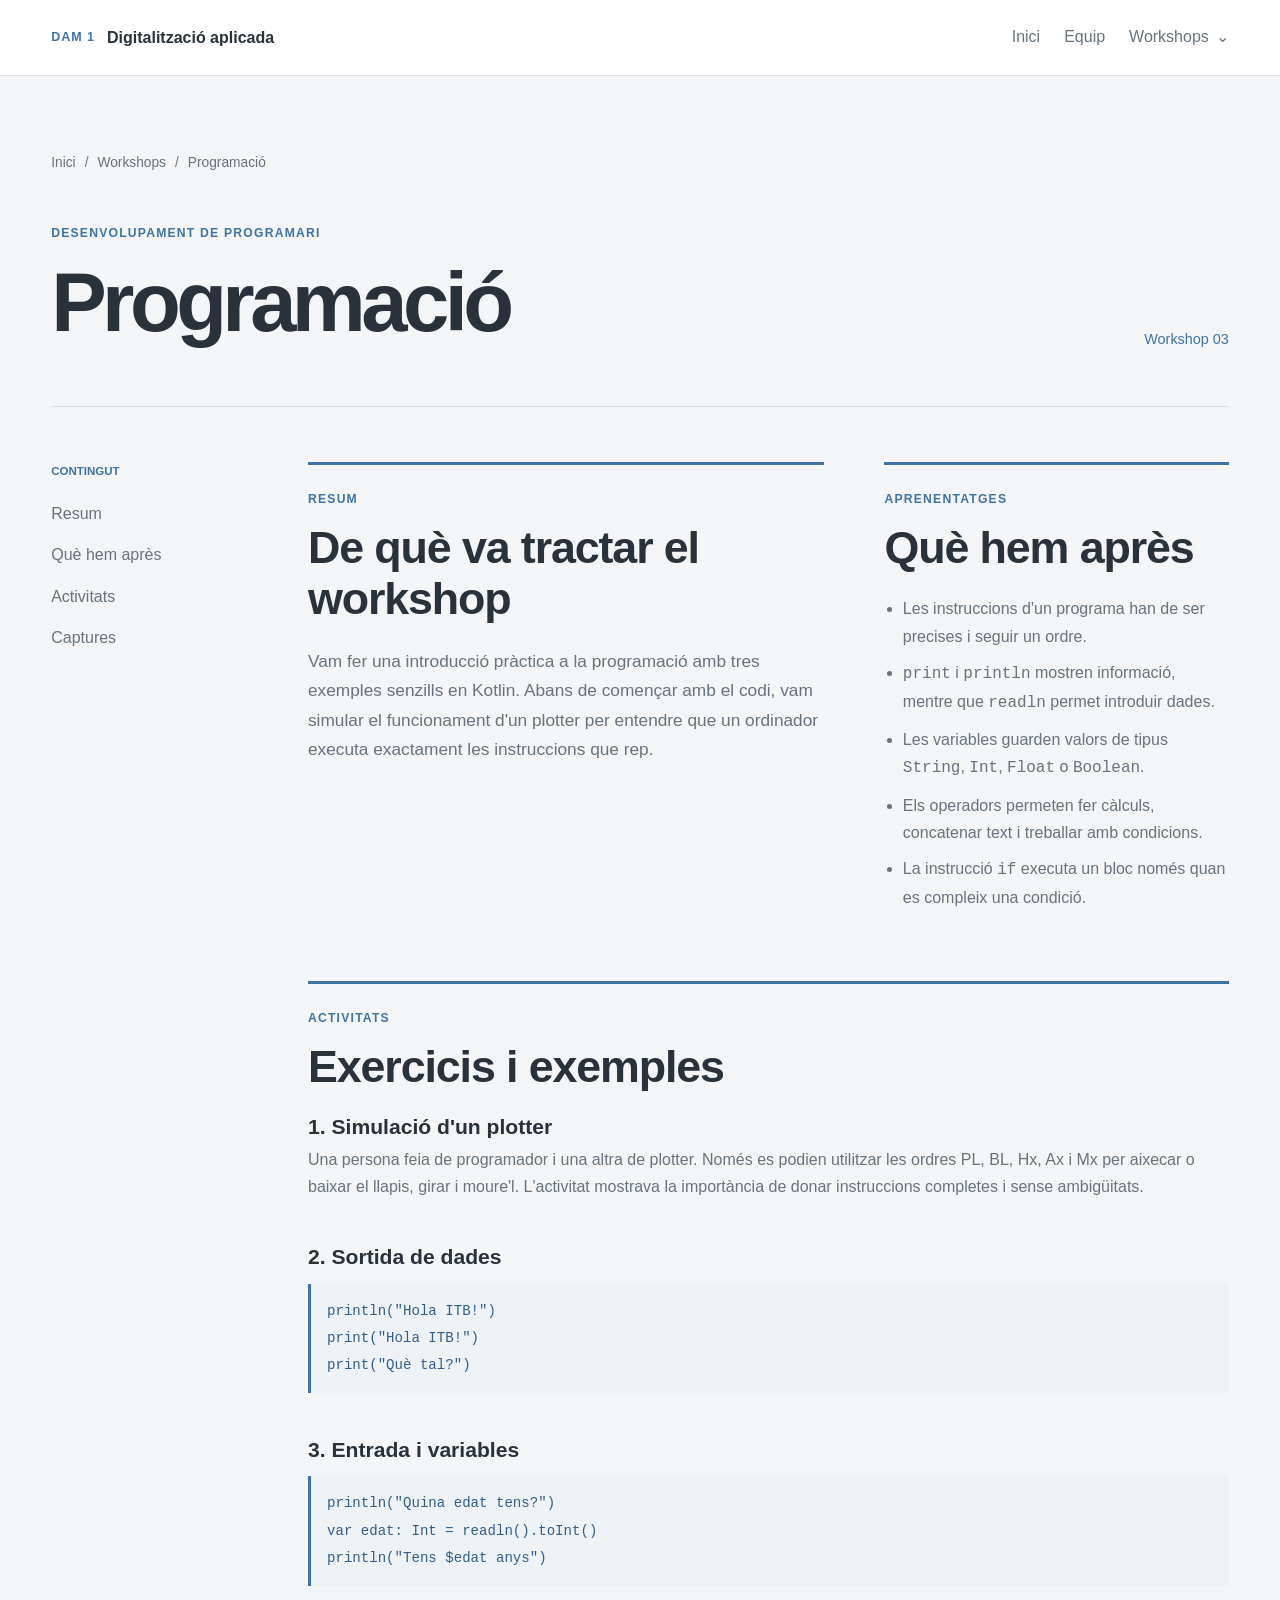
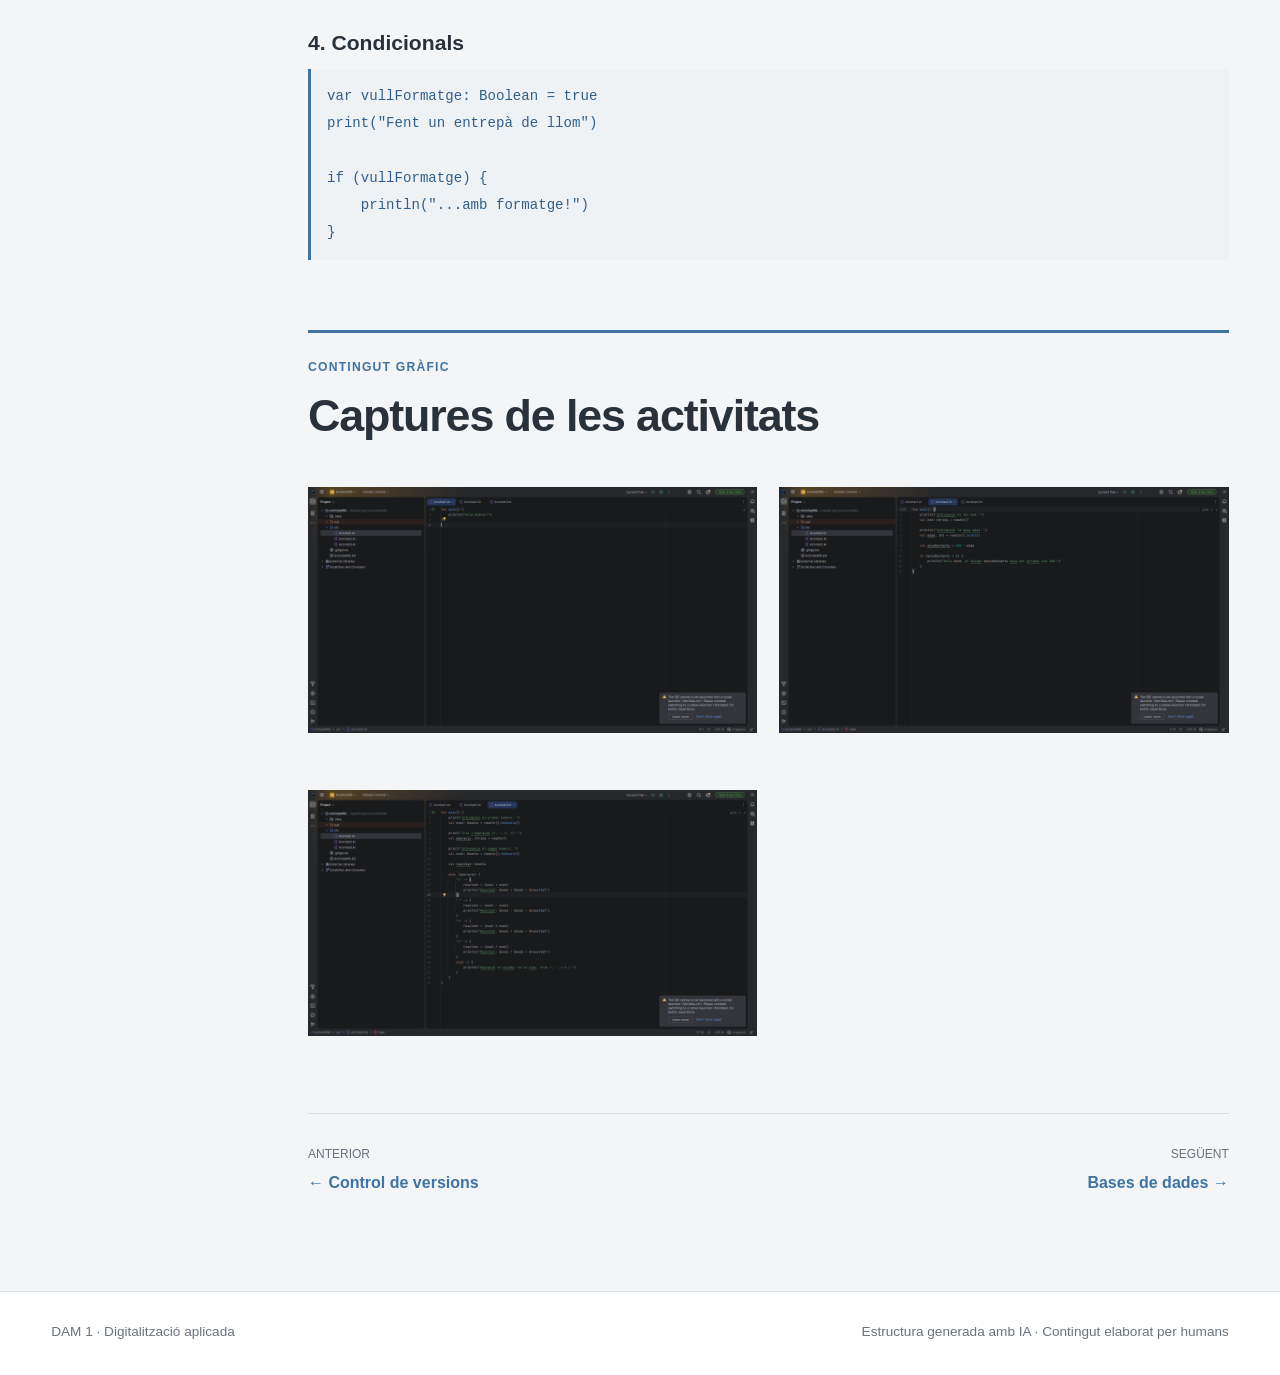
<file: workshops/programacio.html>
<!doctype html>
<html lang="ca">
<head>
  <meta charset="UTF-8">
  <meta name="viewport" content="width=device-width, initial-scale=1.0">
  <meta name="description" content="Workshop de programació del projecte DAM 1.">
  <title>Programació · DAM 1</title>

  <link rel="icon" type="image/svg+xml" href="data:image/svg+xml,%3Csvg xmlns='http://www.w3.org/2000/svg' viewBox='0 0 64 64'%3E%3Crect width='64' height='64' rx='8' fill='%23ffffff'/%3E%3Cpath d='M17 19h14c10 0 16 5 16 13S41 45 31 45H17V19Zm10 7v12h4c5 0 8-2 8-6s-3-6-8-6h-4Z' fill='%233f73a4'/%3E%3C/svg%3E">
  <link rel="stylesheet" href="../assets/css/base.css">
  <link rel="stylesheet" href="../assets/css/navigation.css">
  <link rel="stylesheet" href="../assets/css/workshops.css">
  <link rel="stylesheet" href="../assets/css/responsive.css">
  <script src="../assets/js/main.js" defer></script>
</head>
<body>
  <!-- Capçalera compartida per totes les pàgines. -->
  <header class="site-header">
    <a class="brand" href="../index.html" aria-label="Anar a l'inici">
      <span class="brand-mark">DAM 1</span>
      <span>Digitalització aplicada</span>
    </a>

    <button class="menu-button" type="button" aria-expanded="false" aria-controls="main-nav">
      <span></span><span></span><span></span>
      <span class="sr-only">Obrir el menú</span>
    </button>

    <nav class="main-nav" id="main-nav" aria-label="Navegació principal">
      <a href="../index.html">Inici</a>
      <a href="../index.html#equip">Equip</a>
      <div class="nav-dropdown">
        <button class="dropdown-toggle" type="button" aria-expanded="false">
          Workshops <span aria-hidden="true">⌄</span>
        </button>
        <div class="dropdown-menu">
          <a href="sistemes-operatius.html"><span>01</span>Sistemes operatius</a>
          <a href="control-versions.html"><span>02</span>Control de versions</a>
          <a class="active" href="programacio.html"><span>03</span>Programació</a>
          <a href="base-dades.html"><span>04</span>Bases de dades</a>
          <a href="disseny-interficies.html"><span>05</span>Disseny d'interfícies</a>
          <a href="ia.html"><span>06</span>Intel·ligència artificial</a>
          <a href="ti-iot.html"><span>07</span>TI / IoT</a>
          <a href="conclusions.html"><span>08</span>Conclusions</a>
        </div>
      </div>
    </nav>
  </header>

  <main>
    <section class="workshop-hero">
      <div class="breadcrumbs">
        <a href="../index.html">Inici</a><span>/</span>
        <a href="../index.html#workshops">Workshops</a><span>/</span>
        <span>Programació</span>
      </div>

      <div class="workshop-title">
        <div>
          <p class="eyebrow">Desenvolupament de programari</p>
          <h1>Programació</h1>
        </div>
        <span class="workshop-index">Workshop 03</span>
      </div>
    </section>

    <div class="workshop-layout">
      <aside class="side-index">
        <p>Contingut</p>
        <a href="#resum">Resum</a>
        <a href="#aprenentatges">Què hem après</a>
        <a href="#activitats">Activitats</a>
        <a href="#captures">Captures</a>
      </aside>

      <!-- Resum i aprenentatges apareixen junts; activitats ocupa tota l'amplada. -->
      <article class="workshop-content">
        <section class="content-section" id="resum">
          <p class="section-label">Resum</p>
          <h2>De què va tractar el workshop</h2>
          <p class="lead">Vam fer una introducció pràctica a la programació amb tres exemples senzills en Kotlin. Abans de començar amb el codi, vam simular el funcionament d'un plotter per entendre que un ordinador executa exactament les instruccions que rep.</p>
        </section>

        <section class="content-section" id="aprenentatges">
          <p class="section-label">Aprenentatges</p>
          <h2>Què hem après</h2>
          <ul class="content-list">
            <li>Les instruccions d'un programa han de ser precises i seguir un ordre.</li>
            <li><code>print</code> i <code>println</code> mostren informació, mentre que <code>readln</code> permet introduir dades.</li>
            <li>Les variables guarden valors de tipus <code>String</code>, <code>Int</code>, <code>Float</code> o <code>Boolean</code>.</li>
            <li>Els operadors permeten fer càlculs, concatenar text i treballar amb condicions.</li>
            <li>La instrucció <code>if</code> executa un bloc només quan es compleix una condició.</li>
          </ul>
        </section>

        <section class="content-section" id="activitats">
          <p class="section-label">Activitats</p>
          <h2>Exercicis i exemples</h2>

          <div class="activity-section">
            <h3>1. Simulació d'un plotter</h3>
            <p>Una persona feia de programador i una altra de plotter. Només es podien utilitzar les ordres PL, BL, Hx, Ax i Mx per aixecar o baixar el llapis, girar i moure'l. L'activitat mostrava la importància de donar instruccions completes i sense ambigüitats.</p>
          </div>

          <div class="activity-section">
            <h3>2. Sortida de dades</h3>
            <pre class="command-block"><code>println("Hola ITB!")
print("Hola ITB!")
print("Què tal?")</code></pre>
          </div>

          <div class="activity-section">
            <h3>3. Entrada i variables</h3>
            <pre class="command-block"><code>println("Quina edat tens?")
var edat: Int = readln().toInt()
println("Tens $edat anys")</code></pre>
          </div>

          <div class="activity-section">
            <h3>4. Condicionals</h3>
            <pre class="command-block"><code>var vullFormatge: Boolean = true
print("Fent un entrepà de llom")

if (vullFormatge) {
    println("...amb formatge!")
}</code></pre>
          </div>
        </section>

        <!-- GALERIA: substitueix cada placeholder per una etiqueta <img>. -->
        <section class="content-section" id="captures">
          <p class="section-label">Contingut gràfic</p>
          <h2>Captures de les activitats</h2>

          <div class="capture-grid">
            <figure class="capture-item">
              <img src="../assets/img/ProgramacionCap3.png" alt="Captura de la primera actividad de bases de dades">
            </figure>

            <figure class="capture-item">
              <img src="../assets/img/ProgramacionCap2.png" alt="Captura de la primera actividad de bases de dades">
            </figure>

            <figure class="capture-item">
              <img src="../assets/img/ProgramacionCap1.png" alt="Captura de la primera actividad de bases de dades">
            </figure>
          </div>
        </section>

        <nav class="page-navigation" aria-label="Navegació entre workshops">
          <a href="control-versions.html"><span>Anterior</span><strong>← Control de versions</strong></a>
          <a href="base-dades.html"><span>Següent</span><strong>Bases de dades →</strong></a>
        </nav>
      </article>
    </div>
  </main>

  <footer class="site-footer">
    <p>DAM 1 · Digitalització aplicada</p>
    <p>Estructura generada amb IA · Contingut elaborat per humans</p>
  </footer>
</body>
</html>
</file>
<file: assets/css/base.css>
:root {
  --bg: #f3f5f6;
  --surface: #ffffff;
  --surface-soft: #e9edf0;
  --text: #29323a;
  --muted: #68737d;
  --accent: #3f73a4;
  --accent-soft: #e8f0f7;
  --line: #d9dfe4;
  --page-padding: clamp(20px, 4vw, 64px);
}

* {
  box-sizing: border-box;
}

html {
  scroll-behavior: smooth;
}

body {
  margin: 0;
  min-width: 320px;
  background: var(--bg);
  color: var(--text);
  font-family: Arial, Helvetica, sans-serif;
  font-size: 1rem;
  line-height: 1.7;
}

a {
  color: inherit;
}

h1,
h2,
h3,
h4,
p {
  margin-top: 0;
}

h1,
h2,
h3,
h4 {
  line-height: 1.15;
}

main {
  width: 100%;
  padding-inline: var(--page-padding);
}

.eyebrow,
.section-label {
  color: var(--accent);
  font-size: .76rem;
  font-weight: 700;
  letter-spacing: .1em;
  text-transform: uppercase;
}

.section {
  padding: 85px 0;
  border-top: 1px solid var(--line);
}

.section-heading {
  margin-bottom: 40px;
}

.section-heading h2 {
  max-width: 800px;
  margin-bottom: 0;
  font-size: clamp(2rem, 4vw, 3.6rem);
  letter-spacing: -.035em;
}

.sr-only {
  position: absolute;
  width: 1px;
  height: 1px;
  overflow: hidden;
  clip: rect(0, 0, 0, 0);
}
</file>
<file: assets/css/navigation.css>
/* Capçalera i navegació principal */
.site-header {
  position: sticky;
  top: 0;
  z-index: 10;
  display: flex;
  align-items: center;
  justify-content: space-between;
  width: 100%;
  padding: 16px var(--page-padding);
  background: rgba(255, 255, 255, .96);
  border-bottom: 1px solid var(--line);
}

.brand {
  display: flex;
  align-items: center;
  gap: 12px;
  font-weight: 700;
  text-decoration: none;
}

.brand-mark {
  color: var(--accent);
  font-size: .78rem;
  letter-spacing: .08em;
}

.main-nav {
  display: flex;
  align-items: center;
  gap: 24px;
}

.main-nav > a,
.dropdown-toggle {
  padding: 7px 0;
  color: var(--muted);
  font: inherit;
  text-decoration: none;
  background: transparent;
  border: 0;
  border-bottom: 2px solid transparent;
  cursor: pointer;
}

.main-nav > a:hover,
.main-nav > a.active,
.dropdown-toggle:hover,
.dropdown-toggle[aria-expanded="true"] {
  color: var(--text);
  border-color: var(--accent);
}

.menu-button {
  display: none;
  padding: 8px;
  background: none;
  border: 0;
}

.menu-button span:not(.sr-only) {
  display: block;
  width: 24px;
  height: 2px;
  margin: 5px;
  background: var(--text);
}

.nav-dropdown {
  position: relative;
}

.dropdown-toggle {
  display: flex;
  align-items: center;
  gap: 7px;
}

.dropdown-menu {
  position: absolute;
  top: calc(100% + 12px);
  right: 0;
  display: none;
  width: 280px;
  padding: 8px 18px;
  background: var(--surface);
  border: 1px solid var(--line);
  box-shadow: 0 10px 30px rgba(39, 52, 64, .12);
}

.nav-dropdown.open .dropdown-menu,
.nav-dropdown:focus-within .dropdown-menu {
  display: block;
}

.dropdown-menu a {
  display: flex;
  gap: 14px;
  padding: 10px 0;
  color: var(--muted);
  text-decoration: none;
  border-bottom: 1px solid var(--line);
}

.dropdown-menu a:last-child {
  border-bottom: 0;
}

.dropdown-menu a:hover,
.dropdown-menu a.active {
  color: var(--accent);
}

.dropdown-menu span {
  color: var(--accent);
  font-size: .74rem;
}

/* Peu de pàgina compartit */
.site-footer {
  display: flex;
  justify-content: space-between;
  width: 100%;
  padding: 28px var(--page-padding) 40px;
  color: var(--muted);
  background: var(--surface);
  border-top: 1px solid var(--line);
  font-size: .85rem;
}

.site-footer p {
  margin: 0;
}
</file>
<file: assets/css/home.css>
/* Portada */
.hero {
  display: flex;
  align-items: flex-end;
  min-height: 620px;
  padding: 105px 0 75px;
}

.hero > div {
  width: 100%;
}

.hero h1 {
  max-width: 1000px;
  margin-bottom: 28px;
  font-size: clamp(3.7rem, 8vw, 7.8rem);
  letter-spacing: -.065em;
}

.hero-text {
  max-width: 680px;
  color: var(--muted);
  font-size: 1.15rem;
}

.primary-link {
  display: inline-block;
  margin-top: 23px;
  color: var(--accent);
  font-weight: 700;
  text-decoration: none;
  border-bottom: 1px solid var(--accent);
}

/* Membres de l'equip */
.team-list {
  display: grid;
  grid-template-columns: repeat(4, minmax(0, 1fr));
  gap: 24px;
}

.team-member {
  min-width: 0;
}

.member-photo {
  display: grid;
  place-items: center;
  aspect-ratio: 4 / 3;
  margin-bottom: 18px;
  color: #8a949d;
  background: var(--surface-soft);
  border: 1px solid var(--line);
}

.member-photo span {
  font-size: .78rem;
  font-weight: 700;
  letter-spacing: .08em;
  text-transform: uppercase;
}

.team-number {
  color: var(--accent);
  font-size: .74rem;
}

.team-member h3 {
  margin: 5px 0 8px;
  font-size: 1.18rem;
}

.team-member p {
  margin-bottom: 0;
  color: var(--muted);
  font-size: .94rem;
}

/* Índex dels workshops */
.workshop-list {
  background: var(--surface);
  border: 1px solid var(--line);
}

.workshop-list a {
  display: grid;
  grid-template-columns: 60px minmax(220px, 1fr) minmax(150px, .45fr) auto;
  gap: 24px;
  align-items: center;
  padding: 23px 26px;
  text-decoration: none;
  border-bottom: 1px solid var(--line);
}

.workshop-list a:last-child {
  border-bottom: 0;
}

.workshop-list a:hover {
  background: var(--accent-soft);
}

.workshop-list .number {
  color: var(--accent);
  font-size: .76rem;
}

.workshop-list h3 {
  margin: 0;
  font-size: 1.18rem;
}

.workshop-list p {
  margin: 0;
  color: var(--muted);
  font-size: .9rem;
}

.member-photo {
  position: relative;
  aspect-ratio: 1 / 1;
  overflow: hidden;
  margin-bottom: 18px;
  background: var(--surface-soft);
  border: 1px solid var(--line);
}

.member-photo img {
  position: absolute;
  inset: 0;
  display: block;
  width: 100%;
  height: 100%;
  object-fit: cover;
  object-position: center 70%;
}

.team-member:nth-child(4) .member-photo img {
  object-position: center 60%;
}
</file>
<file: assets/css/responsive.css>
@media (max-width: 950px) {
  .team-list {
    grid-template-columns: repeat(2, minmax(0, 1fr));
  }

  .workshop-layout {
    grid-template-columns: 1fr;
    gap: 28px;
  }

  .side-index {
    position: static;
    display: flex;
    flex-wrap: wrap;
    gap: 5px 20px;
    padding-bottom: 22px;
    border-bottom: 1px solid var(--line);
  }

  .side-index p {
    width: 100%;
    margin-bottom: 2px;
  }
}

@media (max-width: 720px) {
  .menu-button {
    display: block;
  }

  .main-nav {
    position: absolute;
    top: 65px;
    left: var(--page-padding);
    right: var(--page-padding);
    display: none;
    align-items: stretch;
    flex-direction: column;
    gap: 5px;
    padding: 14px 20px;
    background: var(--surface);
    border: 1px solid var(--line);
    box-shadow: 0 10px 30px rgba(39, 52, 64, .12);
  }

  .main-nav.open {
    display: flex;
  }

  .nav-dropdown,
  .dropdown-toggle {
    width: 100%;
  }

  .dropdown-toggle {
    justify-content: space-between;
  }

  .dropdown-menu {
    position: static;
    width: 100%;
    margin-top: 5px;
    box-shadow: none;
  }

  .hero {
    min-height: auto;
    padding: 70px 0 60px;
  }

  .hero h1 {
    font-size: clamp(3.2rem, 16vw, 5.5rem);
  }

  .section {
    padding: 65px 0;
  }

  .workshop-list a {
    grid-template-columns: 42px 1fr;
    gap: 10px;
    padding: 20px;
  }

  .workshop-list p,
  .workshop-list .arrow {
    grid-column: 2;
  }

  .workshop-title,
  .workshop-content {
    grid-template-columns: 1fr;
  }

  .workshop-index {
    grid-row: 1;
  }

  #activitats,
  #captures,
  .page-navigation {
    grid-column: 1;
  }

  .summary-columns {
    grid-template-columns: 1fr;
  }

  .capture-grid {
    grid-template-columns: 1fr;
  }

  .page-navigation {
    grid-template-columns: 1fr;
  }

  .page-navigation a:last-child {
    text-align: left;
  }

  .site-footer {
    flex-direction: column;
    gap: 7px;
  }
}

@media (max-width: 500px) {
  .team-list {
    grid-template-columns: 1fr;
  }
}

@media (prefers-reduced-motion: reduce) {
  html {
    scroll-behavior: auto;
  }
}
</file>
<file: assets/css/workshops.css>
/* Capçalera de cada workshop */
.workshop-hero {
  padding: 75px 0 55px;
  border-bottom: 1px solid var(--line);
}

.breadcrumbs {
  display: flex;
  flex-wrap: wrap;
  gap: 9px;
  margin-bottom: 48px;
  color: var(--muted);
  font-size: .86rem;
}

.breadcrumbs a {
  text-decoration: none;
}

.workshop-title {
  display: grid;
  grid-template-columns: 1fr auto;
  gap: 30px;
  align-items: end;
}

.workshop-title h1 {
  max-width: 1100px;
  margin: 0;
  font-size: clamp(3rem, 6.5vw, 6.5rem);
  letter-spacing: -.055em;
}

.workshop-index {
  color: var(--accent);
  font-size: .9rem;
}

/* Distribució: índex lateral i contingut */
.workshop-layout {
  display: grid;
  grid-template-columns: 180px minmax(0, 1fr);
  gap: clamp(38px, 6vw, 90px);
  padding: 55px 0 95px;
}

.side-index {
  position: sticky;
  top: 100px;
  align-self: start;
}

.side-index p {
  color: var(--accent);
  font-size: .72rem;
  font-weight: 700;
  text-transform: uppercase;
}

.side-index a {
  display: block;
  padding: 7px 0;
  color: var(--muted);
  text-decoration: none;
}

.side-index a:hover {
  color: var(--accent);
}

.workshop-content {
  display: grid;
  grid-template-columns: minmax(0, 1.2fr) minmax(280px, .8fr);
  gap: 60px;
  width: 100%;
}

.content-section {
  padding-top: 24px;
  border-top: 3px solid var(--accent);
  scroll-margin-top: 100px;
}

.content-section h2 {
  margin-bottom: 22px;
  font-size: clamp(1.8rem, 3.5vw, 2.9rem);
  letter-spacing: -.025em;
}

#activitats,
#captures {
  grid-column: 1 / -1;
  margin-top: 10px;
}

.lead {
  color: var(--muted);
  font-size: 1.08rem;
}

.summary-columns {
  display: grid;
  grid-template-columns: repeat(2, minmax(0, 1fr));
  gap: 28px;
  margin-top: 28px;
}

.summary-columns > div {
  padding-top: 15px;
  border-top: 1px solid var(--line);
}

.summary-columns h3 {
  margin-bottom: 8px;
  font-size: 1rem;
}

.summary-columns p {
  margin-bottom: 0;
  color: var(--muted);
}

.content-list {
  margin: 0;
  padding-left: 1.15rem;
  color: var(--muted);
}

.content-list li + li {
  margin-top: 9px;
}

.activity-section + .activity-section {
  margin-top: 45px;
}

.activity-section > h3 {
  margin-bottom: 7px;
  font-size: 1.32rem;
}

.activity-section > p {
  color: var(--muted);
}

/* Taules de preguntes i respostes */
.table-wrap {
  overflow-x: auto;
  margin-top: 18px;
  background: var(--surface);
  border: 1px solid var(--line);
}

.content-table {
  width: 100%;
  border-collapse: collapse;
}

.content-table th,
.content-table td {
  padding: 15px 18px;
  text-align: left;
  vertical-align: top;
  border-bottom: 1px solid var(--line);
}

.content-table tr:last-child td {
  border-bottom: 0;
}

.content-table th {
  color: var(--text);
  background: #eef2f4;
  font-size: .82rem;
}

.content-table td {
  color: var(--muted);
}

.content-table code {
  color: #315f8a;
  font-family: Consolas, "Courier New", monospace;
  font-size: .9rem;
}

.command-block {
  margin: 14px 0 0;
  padding: 14px 16px;
  overflow-x: auto;
  background: #eef2f4;
  border-left: 3px solid var(--accent);
}

.command-block code {
  color: #315f8a;
  font-family: Consolas, "Courier New", monospace;
  font-size: .88rem;
  line-height: 1.6;
  white-space: pre;
}

.pending-note {
  margin-top: 20px;
  padding: 16px 18px;
  color: var(--muted);
  background: var(--surface);
  border: 1px solid var(--line);
}

.pending-note strong {
  color: var(--text);
}

/* Galeria final per afegir captures de les activitats */
.capture-intro {
  max-width: 760px;
  color: var(--muted);
}

.capture-grid {
  display: grid;
  grid-template-columns: repeat(2, minmax(0, 1fr));
  gap: 22px;
  margin-top: 28px;
}

.capture-item {
  margin: 0;
}

.capture-placeholder {
  display: grid;
  place-items: center;
  aspect-ratio: 16 / 10;
  color: #87919a;
  background: var(--surface-soft);
  border: 1px dashed #aeb7bf;
}

.capture-placeholder span {
  font-size: .8rem;
  font-weight: 700;
  text-transform: uppercase;
}

.capture-item figcaption {
  margin-top: 9px;
  color: var(--muted);
  font-size: .88rem;
}

.capture-item img {
  display: block;
  width: 100%;
  aspect-ratio: 16 / 10;
  object-fit: contain;
  border: 0px solid var(--line);
}

/* Navegació anterior i següent */
.page-navigation {
  grid-column: 1 / -1;
  display: grid;
  grid-template-columns: 1fr 1fr;
  gap: 35px;
  padding-top: 30px;
  border-top: 1px solid var(--line);
}

.page-navigation a {
  color: var(--accent);
  text-decoration: none;
}

.page-navigation a:last-child {
  text-align: right;
}

.page-navigation span {
  display: block;
  color: var(--muted);
  font-size: .75rem;
  text-transform: uppercase;
}

.page-navigation strong {
  display: block;
  margin-top: 4px;
}
</file>
